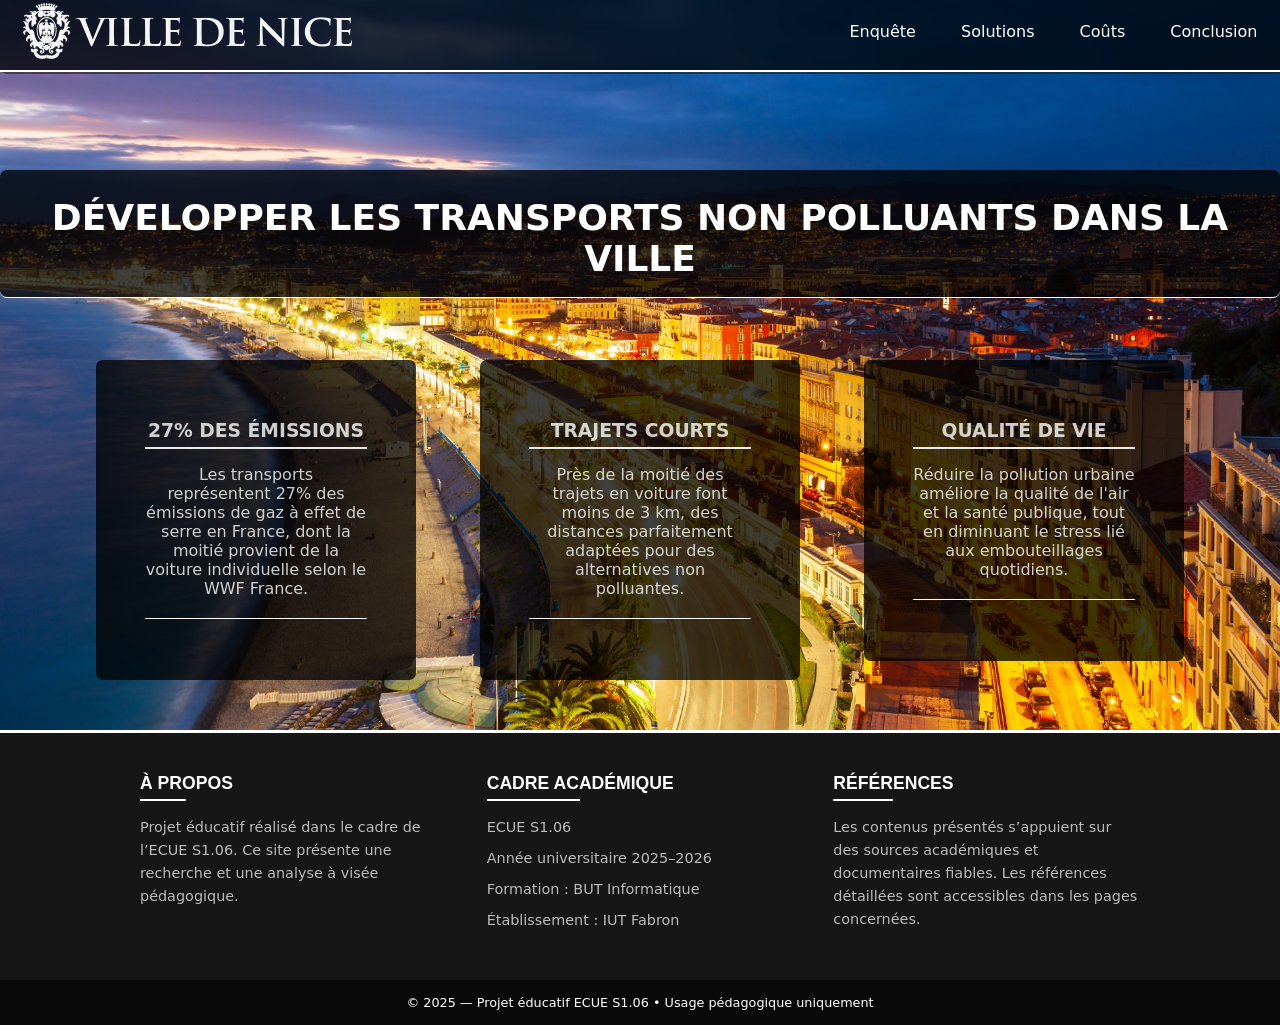
<file: index.html>
<!DOCTYPE html>
<html lang="fr">

<head>
  <meta charset="UTF-8" />
  <meta name="viewport" content="width=device-width, initial-scale=1.0" />
  <link rel="icon" href="img/logo.webp" type="image/x-icon" />

  <link rel="preconnect" href="https://fonts.googleapis.com" />
  <link rel="preconnect" href="https://fonts.gstatic.com" crossorigin />
  <link
    href="https://fonts.googleapis.com/css2?family=Open+Sans:ital,wght@0,300..800;1,300..800&family=Rubik+80s+Fade&display=swap"
    rel="stylesheet" />
  <link rel="stylesheet" href="/css/nav.css" />
  <link rel="stylesheet" href="/css/style.css" />
  <link rel="stylesheet" href="/css/mobile.css" />
  <link rel="stylesheet" href="/css/print.css" media="print" />
  <title>Renouvellement transport</title>
</head>

<body>
  <header>
    <nav>
      <ul>
        <li>
          <a href="/index.html"><img width="329" height="56" src="img/ImageToStl.com_ville-de-nice-logo.png"
              alt="Logo Nice" /></a>
        </li>
        <li class="animation">
          <a href="/Enquête/index.html">Enquête <span></span></a>
        </li>
        <li class="animation">
          <a href="/Solutions/index.html">Solutions <span></span></a>
        </li>
        <li class="animation">
          <a href="/Coûts/index.html">Coûts <span></span></a>
        </li>
        <li class="animation">
          <a href="/Conclusion/index.html">Conclusion <span></span></a>
        </li>
      </ul>
    </nav>
  </header>
  <main>
    <div class="title">
      <h2>
        <span>Développer les transports non polluants dans la ville</span>
      </h2>
    </div>
    <div class="cards">
      <section class="acceuil">
        <h3>27% des émissions</h3>
        <blockquote>
          Les transports représentent 27% des émissions de gaz à effet de
          serre en France, dont la moitié provient de la voiture individuelle
          selon le WWF France.
        </blockquote>
      </section>
      <section class="acceuil">
        <h3>Trajets courts</h3>
        <blockquote>
          Près de la moitié des trajets en voiture
          font moins de 3 km, des distances parfaitement adaptées pour des
          alternatives non polluantes.
        </blockquote>
      </section>
      <section class="acceuil">
        <h3>Qualité de vie</h3>
        <blockquote>
          Réduire la pollution urbaine améliore la qualité de l'air et la
          santé publique, tout en diminuant le stress lié aux embouteillages
          quotidiens.
        </blockquote>
      </section>
    </div>
  </main>
  <footer>
    <div class="footer-content">
      <div class="footer-section">
        <h3>À propos</h3>
        <p>
          Projet éducatif réalisé dans le cadre de l’ECUE S1.06. Ce site
          présente une recherche et une analyse à visée pédagogique.
        </p>
      </div>

      <div class="footer-section">
        <h3>Cadre académique</h3>
        <ul>
          <li>ECUE S1.06</li>
          <li>Année universitaire 2025–2026</li>
          <li>Formation : BUT Informatique</li>
          <li>Établissement : IUT Fabron</li>
        </ul>
      </div>

      <div class="footer-section">
        <h3>Références</h3>
        <p>
          Les contenus présentés s’appuient sur des sources académiques et
          documentaires fiables. Les références détaillées sont accessibles
          dans les pages concernées.
        </p>
      </div>
    </div>

    <div class="footer-bottom">
      <p>
        © 2025 — Projet éducatif ECUE S1.06 • Usage pédagogique uniquement
      </p>
    </div>
  </footer>
</body>

</html>
</file>
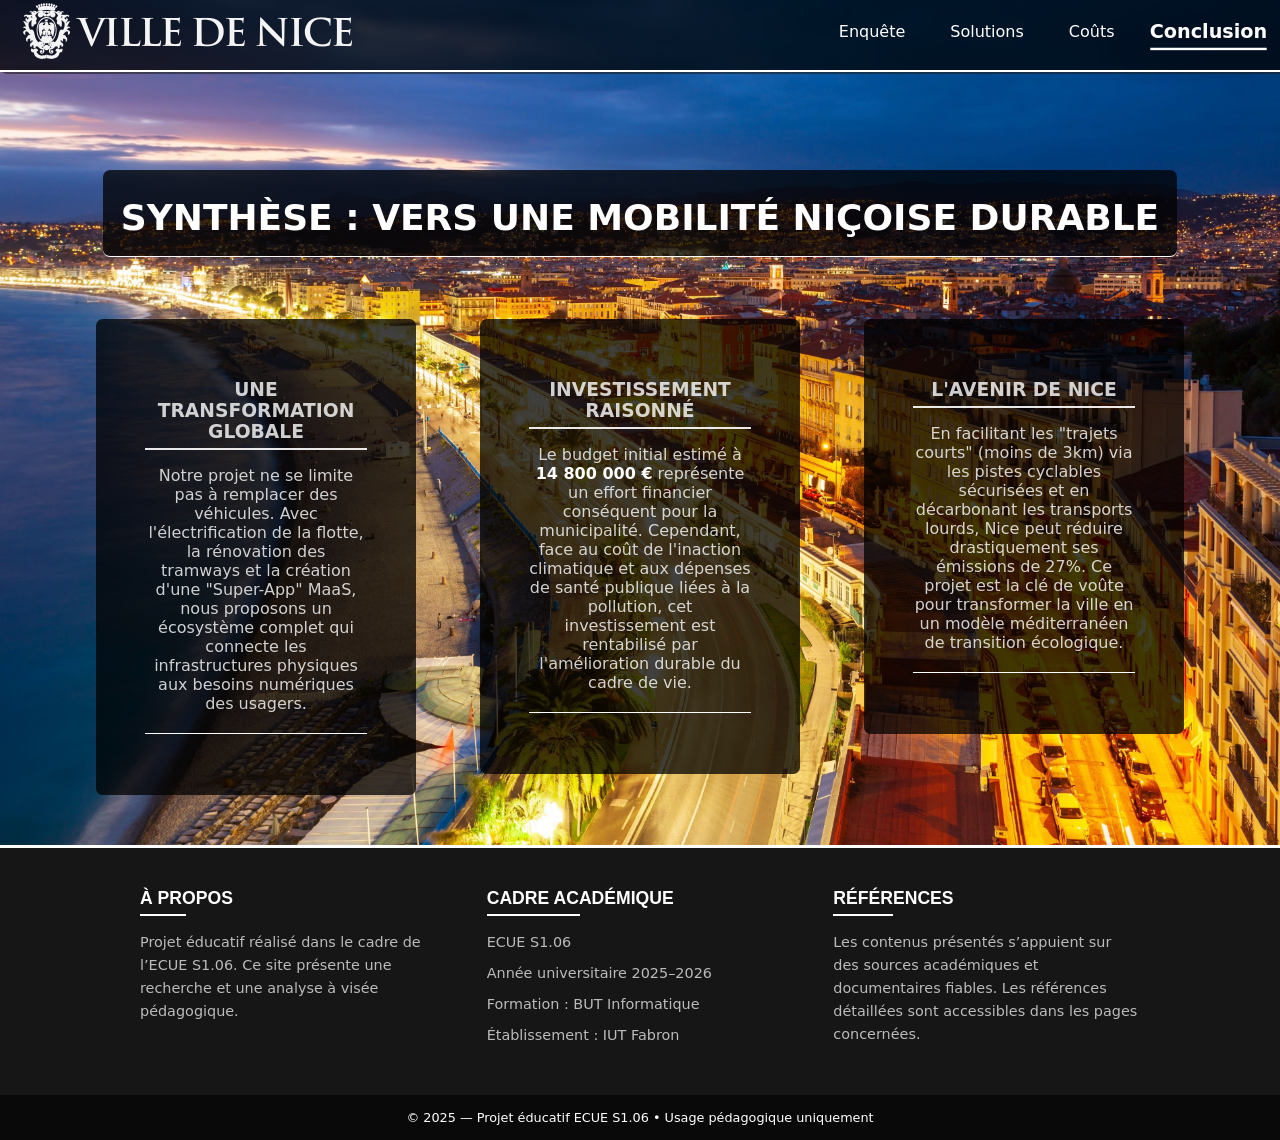
<file: Conclusion/index.html>
<!DOCTYPE html>
<html lang="fr">

<head>
  <meta charset="UTF-8" />
  <meta name="viewport" content="width=device-width, initial-scale=1.0" />
  <link rel="icon" href="../img/logo.webp" type="image/x-icon" />

  <link rel="preconnect" href="https://fonts.googleapis.com" />
  <link rel="preconnect" href="https://fonts.gstatic.com" crossorigin />
  <link
    href="https://fonts.googleapis.com/css2?family=Open+Sans:ital,wght@0,300..800;1,300..800&family=Rubik+80s+Fade&display=swap"
    rel="stylesheet" />
  <link rel="stylesheet" href="../css/nav.css" />
  <link rel="stylesheet" href="../css/style.css" />
  <link rel="stylesheet" href="../css/print.css" />
  <link rel="stylesheet" href="../css/mobile.css" />
  <title>Conclusion - Renouvellement transport</title>
</head>

<body>
  <header>
    <nav>
      <ul>
        <li>
          <a href="/index.html"><img width="329" height="56" src="../img/ImageToStl.com_ville-de-nice-logo.png"
              alt="Logo Nice" /></a>
        </li>
        <li class="animation">
          <a href="/Enquête/index.html">Enquête <span></span></a>
        </li>
        <li class="animation">
          <a href="/Solutions/index.html">Solutions <span></span></a>
        </li>
        <li class="animation">
          <a href="/Coûts/index.html">Coûts <span></span></a>
        </li>
        <li class="animation">
          <a href="/Conclusion/index.html" class="active">Conclusion <span></span></a>
        </li>
      </ul>
    </nav>
  </header>
  <main>
    <div class="title">
      <h2>
        <span>Synthèse : Vers une mobilité niçoise durable</span>
      </h2>
    </div>

    <div class="cards">
      <section class="acceuil">
        <h3>Une transformation globale</h3>
        <blockquote>
          Notre projet ne se limite pas à remplacer des véhicules. Avec
          l'électrification de la flotte, la rénovation des tramways et la
          création d'une "Super-App" MaaS, nous proposons un écosystème
          complet qui connecte les infrastructures physiques aux besoins
          numériques des usagers.
        </blockquote>
      </section>

      <section class="acceuil">
        <h3>Investissement Raisonné</h3>
        <blockquote>
          Le budget initial estimé à <strong>14 800 000 €</strong> représente
          un effort financier conséquent pour la municipalité. Cependant, face
          au coût de l'inaction climatique et aux dépenses de santé publique
          liées à la pollution, cet investissement est rentabilisé par
          l'amélioration durable du cadre de vie.
        </blockquote>
      </section>

      <section class="acceuil">
        <h3>L'avenir de Nice</h3>
        <blockquote>
          En facilitant les "trajets courts" (moins de 3km) via les pistes
          cyclables sécurisées et en décarbonant les transports lourds, Nice
          peut réduire drastiquement ses émissions de 27%. Ce projet est la
          clé de voûte pour transformer la ville en un modèle méditerranéen de
          transition écologique.
        </blockquote>
      </section>
    </div>
  </main>
  <footer>
    <div class="footer-content">
      <div class="footer-section">
        <h3>À propos</h3>
        <p>
          Projet éducatif réalisé dans le cadre de l’ECUE S1.06. Ce site
          présente une recherche et une analyse à visée pédagogique.
        </p>
      </div>

      <div class="footer-section">
        <h3>Cadre académique</h3>
        <ul>
          <li>ECUE S1.06</li>
          <li>Année universitaire 2025–2026</li>
          <li>Formation : BUT Informatique</li>
          <li>Établissement : IUT Fabron</li>
        </ul>
      </div>

      <div class="footer-section">
        <h3>Références</h3>
        <p>
          Les contenus présentés s’appuient sur des sources académiques et
          documentaires fiables. Les références détaillées sont accessibles
          dans les pages concernées.
        </p>
      </div>
    </div>

    <div class="footer-bottom">
      <p>
        © 2025 — Projet éducatif ECUE S1.06 • Usage pédagogique uniquement
      </p>
    </div>
  </footer>
</body>

</html>
</file>
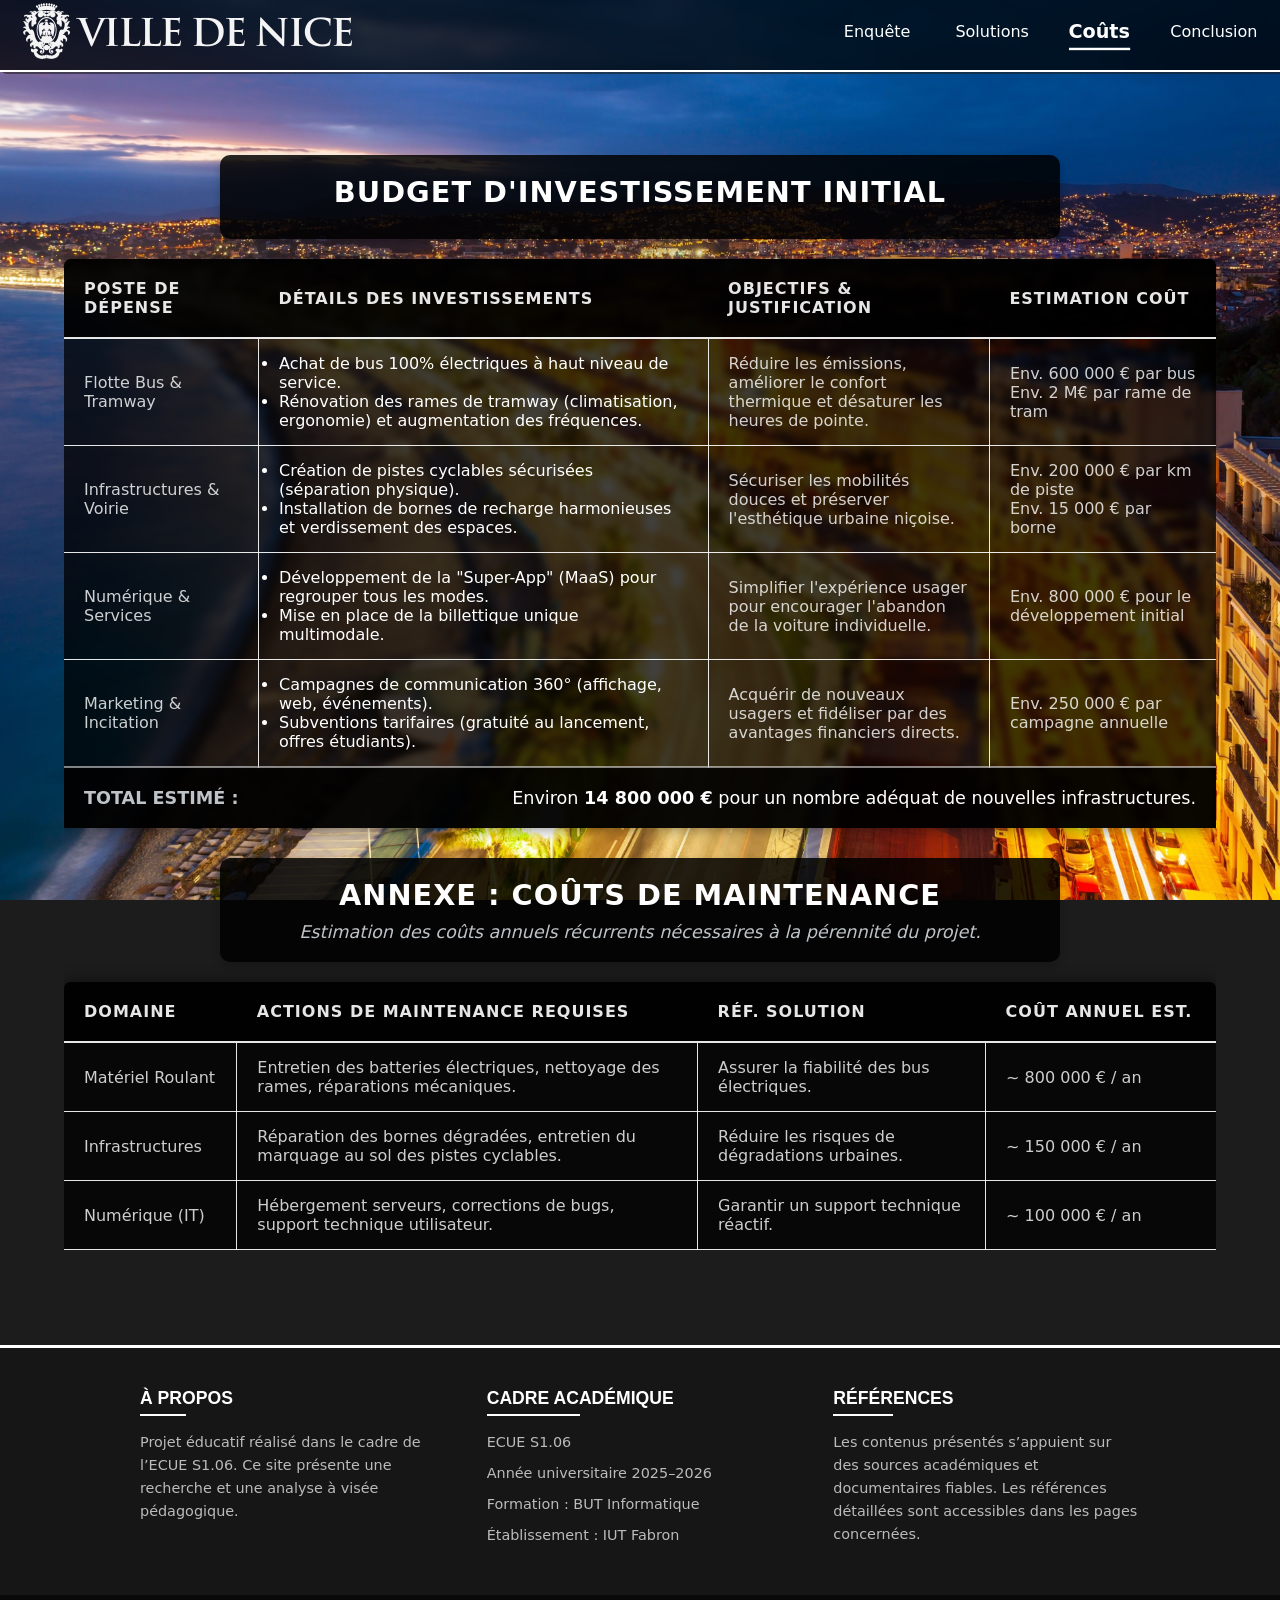
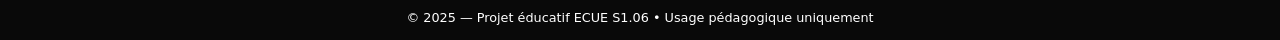
<file: Coûts/index.html>
<!DOCTYPE html>
<html lang="fr">

<head>
  <meta charset="UTF-8" />
  <meta name="viewport" content="width=device-width, initial-scale=1.0" />
  <link rel="icon" href="img/logo.webp" type="image/x-icon" />

  <link rel="preconnect" href="https://fonts.googleapis.com" />
  <link rel="preconnect" href="https://fonts.gstatic.com" crossorigin />
  <link
    href="https://fonts.googleapis.com/css2?family=Open+Sans:ital,wght@0,300..800;1,300..800&family=Rubik+80s+Fade&display=swap"
    rel="stylesheet" />
  <link rel="stylesheet" href="/css/nav.css" />
  <link rel="stylesheet" href="/css/style.css" />
  <link rel="stylesheet" href="/css/cout.css" />
  <link rel="stylesheet" href="/css/print.css" />
  <link rel="stylesheet" href="../css/mobile.css" />
  <link rel="stylesheet" href="../css/print.css" media="print" />
  <title>Renouvellement transport</title>
</head>

<body>
  <header>
    <nav>
      <ul>
        <li>
          <a href="/index.html"><img width="329" height="56" src="../img/ImageToStl.com_ville-de-nice-logo.png"
              alt="Logo Nice" /></a>
        </li>
        <li class="animation">
          <a href="/Enquête/index.html">Enquête <span></span></a>
        </li>
        <li class="animation">
          <a href="/Solutions/index.html">Solutions <span></span></a>
        </li>
        <li class="animation">
          <a href="/Coûts/index.html" class="active">Coûts <span></span></a>
        </li>
        <li class="animation">
          <a href="/Conclusion/index.html">Conclusion <span></span></a>
        </li>
      </ul>
    </nav>
  </header>
  <main>
    <div class="table-container">
      <div class="titre-encadre">
        <h2>Budget d'Investissement Initial</h2>
      </div>

      <table class="custom-table">
        <thead>
          <tr>
            <th>Poste de Dépense</th>
            <th>Détails des Investissements</th>
            <th>Objectifs & Justification</th>
            <th>Estimation Coût</th>
          </tr>
        </thead>
        <tbody>
          <tr>
            <td>Flotte Bus & Tramway</td>
            <td>
              <ul>
                <li>
                  Achat de bus 100% électriques à haut niveau de service.
                </li>
                <li>
                  Rénovation des rames de tramway (climatisation, ergonomie)
                  et augmentation des fréquences.
                </li>
              </ul>
            </td>
            <td>
              Réduire les émissions, améliorer le confort thermique et
              désaturer les heures de pointe.
            </td>
            <td>
              Env. 600 000 € par bus<br />
              Env. 2 M€ par rame de tram
            </td>
          </tr>
          <tr>
            <td>Infrastructures & Voirie</td>
            <td>
              <ul>
                <li>
                  Création de pistes cyclables sécurisées (séparation
                  physique).
                </li>
                <li>
                  Installation de bornes de recharge harmonieuses et
                  verdissement des espaces.
                </li>
              </ul>
            </td>
            <td>
              Sécuriser les mobilités douces et préserver l'esthétique urbaine
              niçoise.
            </td>
            <td>
              Env. 200 000 € par km de piste<br />
              Env. 15 000 € par borne
            </td>
          </tr>
          <tr>
            <td>Numérique & Services</td>
            <td>
              <ul>
                <li>
                  Développement de la "Super-App" (MaaS) pour regrouper tous
                  les modes.
                </li>
                <li>Mise en place de la billettique unique multimodale.</li>
              </ul>
            </td>
            <td>
              Simplifier l'expérience usager pour encourager l'abandon de la
              voiture individuelle.
            </td>
            <td>Env. 800 000 € pour le développement initial</td>
          </tr>
          <tr>
            <td>Marketing & Incitation</td>
            <td>
              <ul>
                <li>
                  Campagnes de communication 360° (affichage, web,
                  événements).
                </li>
                <li>
                  Subventions tarifaires (gratuité au lancement, offres
                  étudiants).
                </li>
              </ul>
            </td>
            <td>
              Acquérir de nouveaux usagers et fidéliser par des avantages
              financiers directs.
            </td>
            <td>Env. 250 000 € par campagne annuelle</td>
          </tr>
        </tbody>
        <tfoot>
          <tr>
            <td>TOTAL ESTIMÉ :</td>
            <td colspan="3">
              Environ <b>14 800 000 €</b> pour un nombre adéquat de nouvelles
              infrastructures.
            </td>
          </tr>
        </tfoot>
      </table>

      <div class="titre-encadre">
        <h2>Annexe : Coûts de Maintenance</h2>
        <p>
          Estimation des coûts annuels récurrents nécessaires à la pérennité
          du projet.
        </p>
      </div>

      <table class="custom-table">
        <thead>
          <tr>
            <th>Domaine</th>
            <th>Actions de Maintenance Requises</th>
            <th>Réf. Solution</th>
            <th>Coût Annuel Est.</th>
          </tr>
        </thead>
        <tbody>
          <tr>
            <td>Matériel Roulant</td>
            <td>
              Entretien des batteries électriques, nettoyage des rames,
              réparations mécaniques.
            </td>
            <td>Assurer la fiabilité des bus électriques.</td>
            <td>~ 800 000 € / an</td>
          </tr>
          <tr>
            <td>Infrastructures</td>
            <td>
              Réparation des bornes dégradées, entretien du marquage au sol
              des pistes cyclables.
            </td>
            <td>Réduire les risques de dégradations urbaines.</td>
            <td>~ 150 000 € / an</td>
          </tr>
          <tr>
            <td>Numérique (IT)</td>
            <td>
              Hébergement serveurs, corrections de bugs, support technique
              utilisateur.
            </td>
            <td>Garantir un support technique réactif.</td>
            <td>~ 100 000 € / an</td>
          </tr>
        </tbody>
      </table>
    </div>
  </main>
  <footer>
    <div class="footer-content">
      <div class="footer-section">
        <h3>À propos</h3>
        <p>
          Projet éducatif réalisé dans le cadre de l’ECUE S1.06. Ce site
          présente une recherche et une analyse à visée pédagogique.
        </p>
      </div>

      <div class="footer-section">
        <h3>Cadre académique</h3>
        <ul>
          <li>ECUE S1.06</li>
          <li>Année universitaire 2025–2026</li>
          <li>Formation : BUT Informatique</li>
          <li>Établissement : IUT Fabron</li>
        </ul>
      </div>

      <div class="footer-section">
        <h3>Références</h3>
        <p>
          Les contenus présentés s’appuient sur des sources académiques et
          documentaires fiables. Les références détaillées sont accessibles
          dans les pages concernées.
        </p>
      </div>
    </div>

    <div class="footer-bottom">
      <p>
        © 2025 — Projet éducatif ECUE S1.06 • Usage pédagogique uniquement
      </p>
    </div>
  </footer>
</body>

</html>
</file>
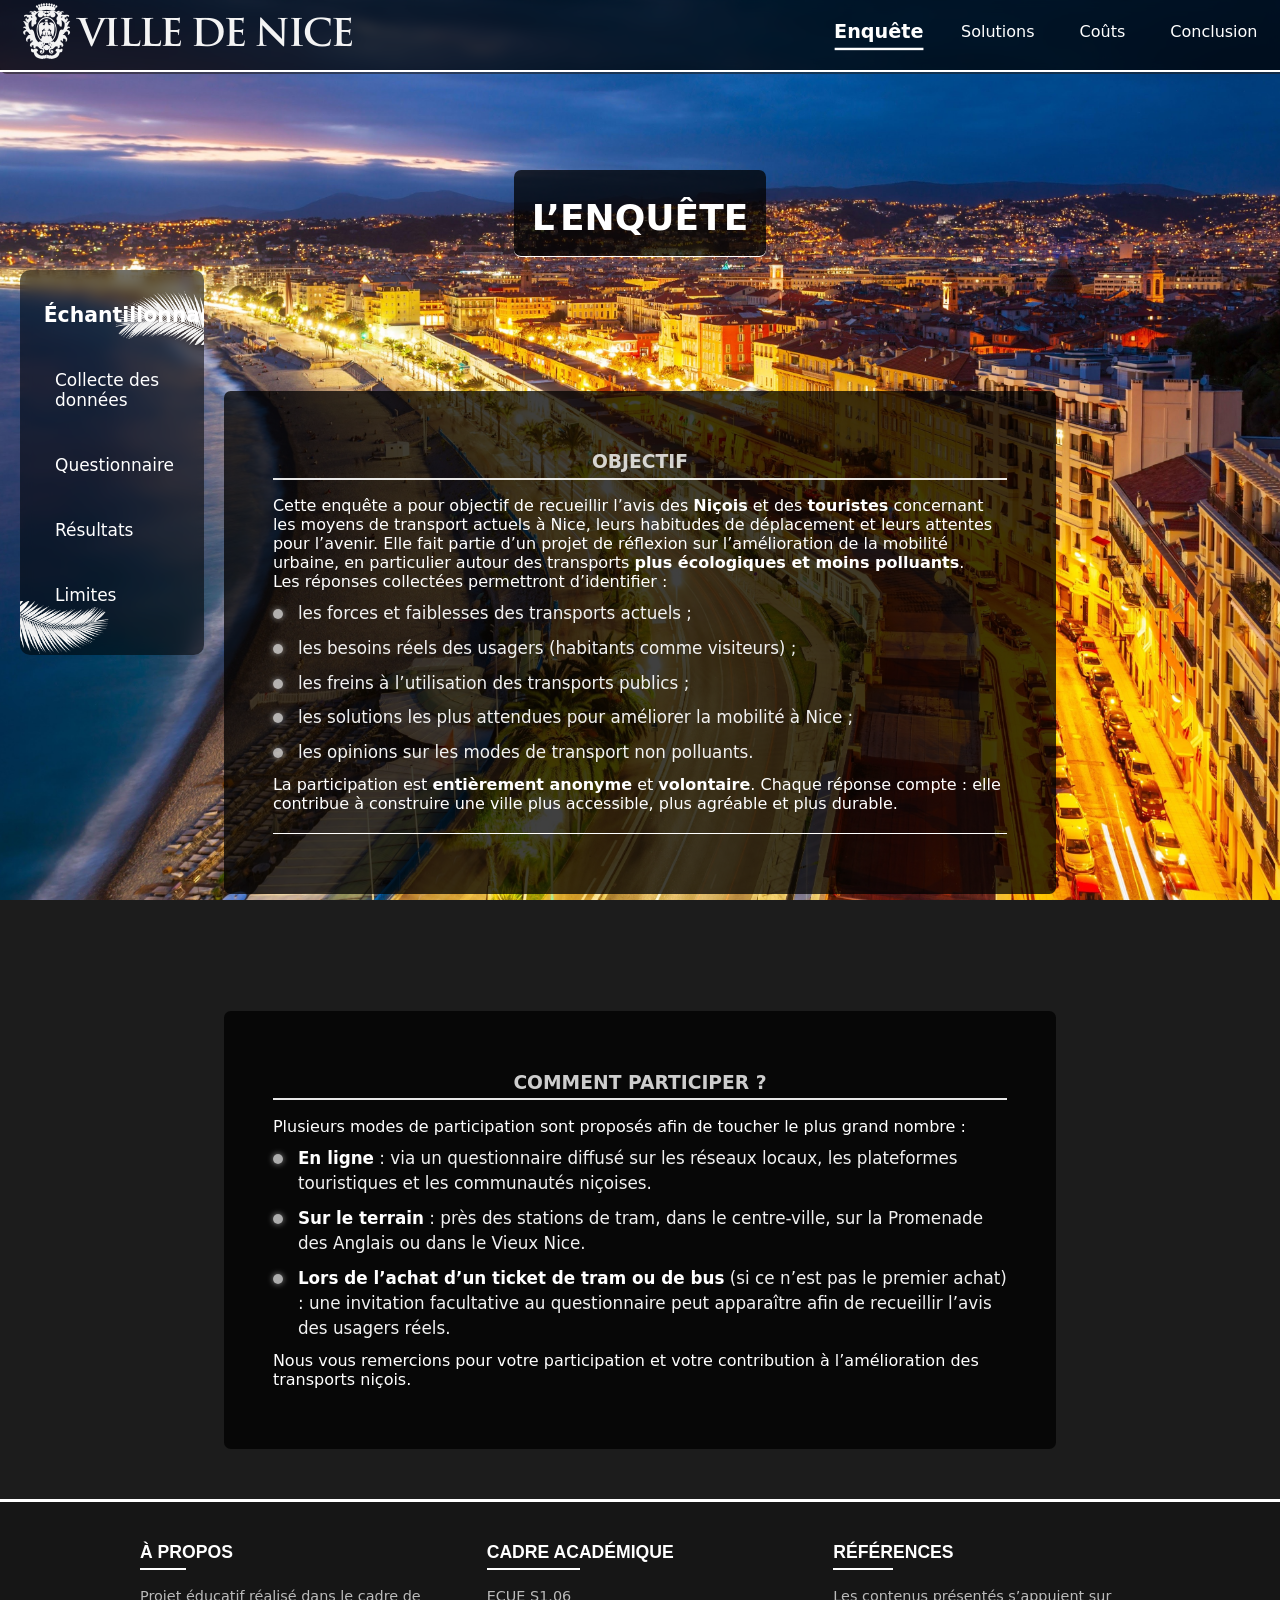
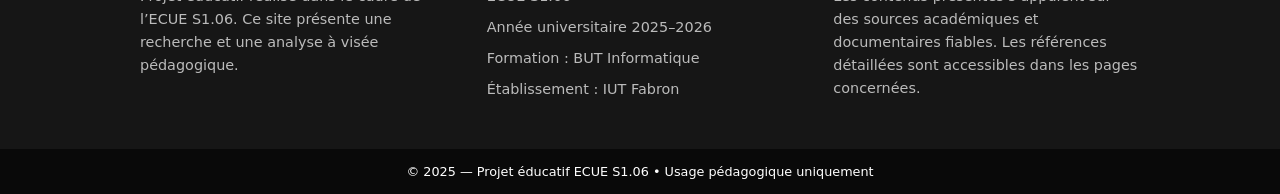
<file: Enquête/index.html>
<!DOCTYPE html>
<html lang="fr">

<head>
  <meta charset="UTF-8" />
  <meta name="viewport" content="width=device-width, initial-scale=1.0" />
  <link rel="icon" href="img/logo.webp" type="image/x-icon" />

  <link rel="preconnect" href="https://fonts.googleapis.com" />
  <link rel="preconnect" href="https://fonts.gstatic.com" crossorigin />
  <link
    href="https://fonts.googleapis.com/css2?family=Open+Sans:ital,wght@0,300..800;1,300..800&family=Rubik+80s+Fade&display=swap"
    rel="stylesheet" />
  <link rel="stylesheet" href="/css/nav.css" />
  <link rel="stylesheet" href="/css/style.css" />
  <link rel="stylesheet" href="../css/mobile.css" />
  <link rel="stylesheet" href="../css/print.css" media="print" />
  <title>Renouvellement transport</title>
</head>

<body>
  <header>
    <nav>
      <ul>
        <li>
          <a href="/index.html"><img width="329" height="56" src="../img/ImageToStl.com_ville-de-nice-logo.png"
              alt="Logo Nice" /></a>
        </li>
        <li class="animation">
          <a href="/Enquête/index.html" class="active">Enquête <span></span></a>
        </li>
        <li class="animation">
          <a href="/Solutions/index.html">Solutions <span></span></a>
        </li>
        <li class="animation">
          <a href="/Coûts/index.html">Coûts <span></span></a>
        </li>
        <li class="animation">
          <a href="/Conclusion/index.html">Conclusion <span></span></a>
        </li>
      </ul>
    </nav>
  </header>
  <main>
    <div class="side-nav">
      <img src="../img/palm_tree_leafR.png" alt="palm_tree" width="100" class="palm_right" />
      <ul>
        <li>
          <a href="/Enquête/methode-echantillonnage.html" class="active">Échantillonnage</a>
        </li>
        <li>
          <a href="/Enquête/collecte-de-données.html">Collecte des données</a>
        </li>
        <li><a href="questionnaire.html">Questionnaire</a></li>
        <li><a href="Resultats.html">Résultats</a></li>
        <li><a href="Limites.html">Limites</a></li>
      </ul>
      <img src="../img/palm_tree_leafL.png" alt="palm_tree" width="100" class="palm_left" />
    </div>
    <div class="title">
      <h2>
        <span>L’ENQUÊTE</span>
      </h2>
    </div>

    <div class="cards">
      <section class="blog">
        <h3>OBJECTIF</h3>
        <blockquote>
          <p>
            Cette enquête a pour objectif de recueillir l’avis des
            <strong>Niçois</strong> et des
            <strong>touristes</strong> concernant les moyens de transport
            actuels à Nice, leurs habitudes de déplacement et leurs attentes
            pour l’avenir. Elle fait partie d’un projet de réflexion sur
            l’amélioration de la mobilité urbaine, en particulier autour des
            transports <strong>plus écologiques et moins polluants</strong>.
          </p>

          <p>Les réponses collectées permettront d’identifier :</p>
          <ul class="liste">
            <li>les forces et faiblesses des transports actuels ;</li>
            <li>
              les besoins réels des usagers (habitants comme visiteurs) ;
            </li>
            <li>les freins à l’utilisation des transports publics ;</li>
            <li>
              les solutions les plus attendues pour améliorer la mobilité à
              Nice ;
            </li>
            <li>les opinions sur les modes de transport non polluants.</li>
          </ul>

          <p>
            La participation est <strong>entièrement anonyme</strong> et
            <strong>volontaire</strong>. Chaque réponse compte : elle
            contribue à construire une ville plus accessible, plus agréable et
            plus durable.
          </p>
        </blockquote>
      </section>
    </div>
    <div class="cards">
      <section class="blog">
        <h3>Comment participer ?</h3>
        <p>
          Plusieurs modes de participation sont proposés afin de toucher le
          plus grand nombre :
        </p>
        <ul class="liste">
          <li>
            <strong>En ligne</strong> : via un questionnaire diffusé sur les
            réseaux locaux, les plateformes touristiques et les communautés
            niçoises.
          </li>
          <li>
            <strong>Sur le terrain</strong> : près des stations de tram, dans
            le centre-ville, sur la Promenade des Anglais ou dans le Vieux
            Nice.
          </li>
          <li>
            <strong>Lors de l’achat d’un ticket de tram ou de bus</strong>
            (si ce n’est pas le premier achat) : une invitation facultative au
            questionnaire peut apparaître afin de recueillir l’avis des
            usagers réels.
          </li>
        </ul>

        <p>
          Nous vous remercions pour votre participation et votre contribution
          à l’amélioration des transports niçois.
        </p>
      </section>
    </div>
  </main>
  <footer>
    <div class="footer-content">
      <div class="footer-section">
        <h3>À propos</h3>
        <p>
          Projet éducatif réalisé dans le cadre de l’ECUE S1.06. Ce site
          présente une recherche et une analyse à visée pédagogique.
        </p>
      </div>

      <div class="footer-section">
        <h3>Cadre académique</h3>
        <ul>
          <li>ECUE S1.06</li>
          <li>Année universitaire 2025–2026</li>
          <li>Formation : BUT Informatique</li>
          <li>Établissement : IUT Fabron</li>
        </ul>
      </div>

      <div class="footer-section">
        <h3>Références</h3>
        <p>
          Les contenus présentés s’appuient sur des sources académiques et
          documentaires fiables. Les références détaillées sont accessibles
          dans les pages concernées.
        </p>
      </div>
    </div>

    <div class="footer-bottom">
      <p>
        © 2025 — Projet éducatif ECUE S1.06 • Usage pédagogique uniquement
      </p>
    </div>
  </footer>
</body>

</html>
</file>
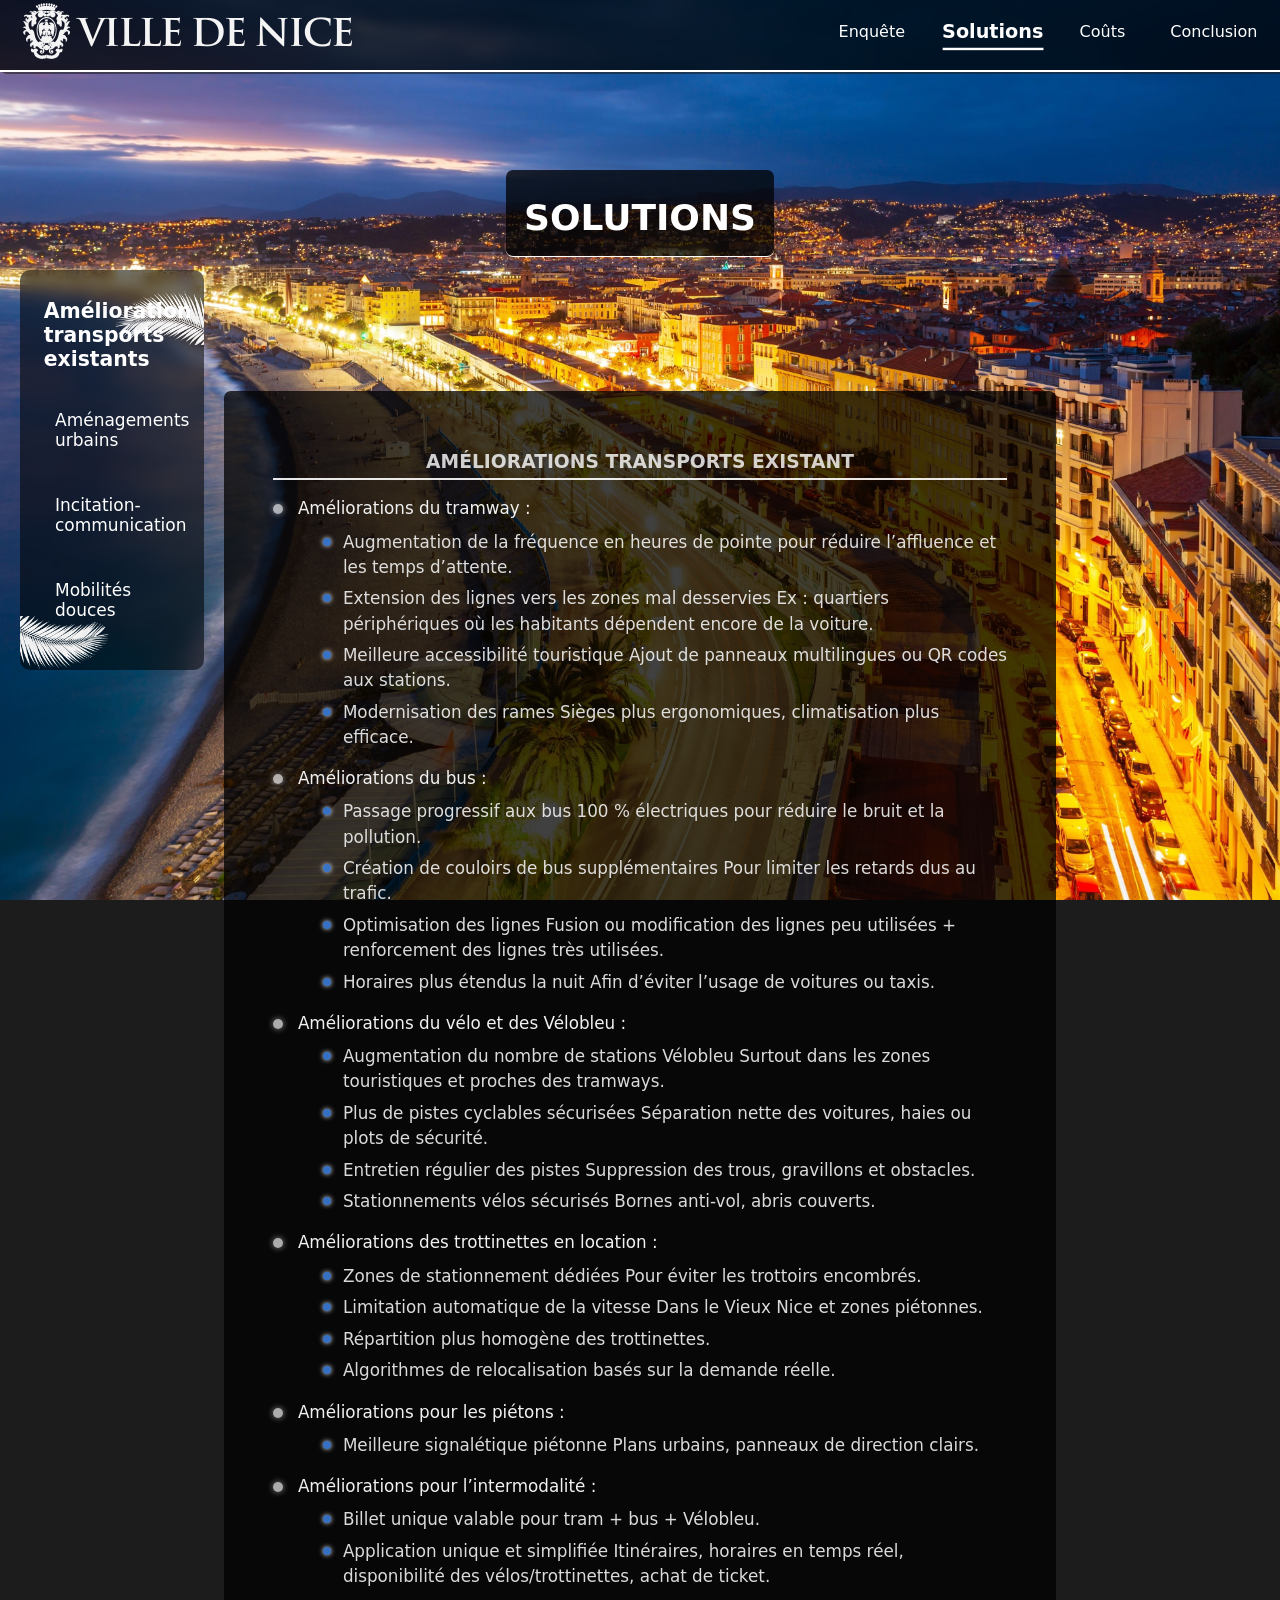
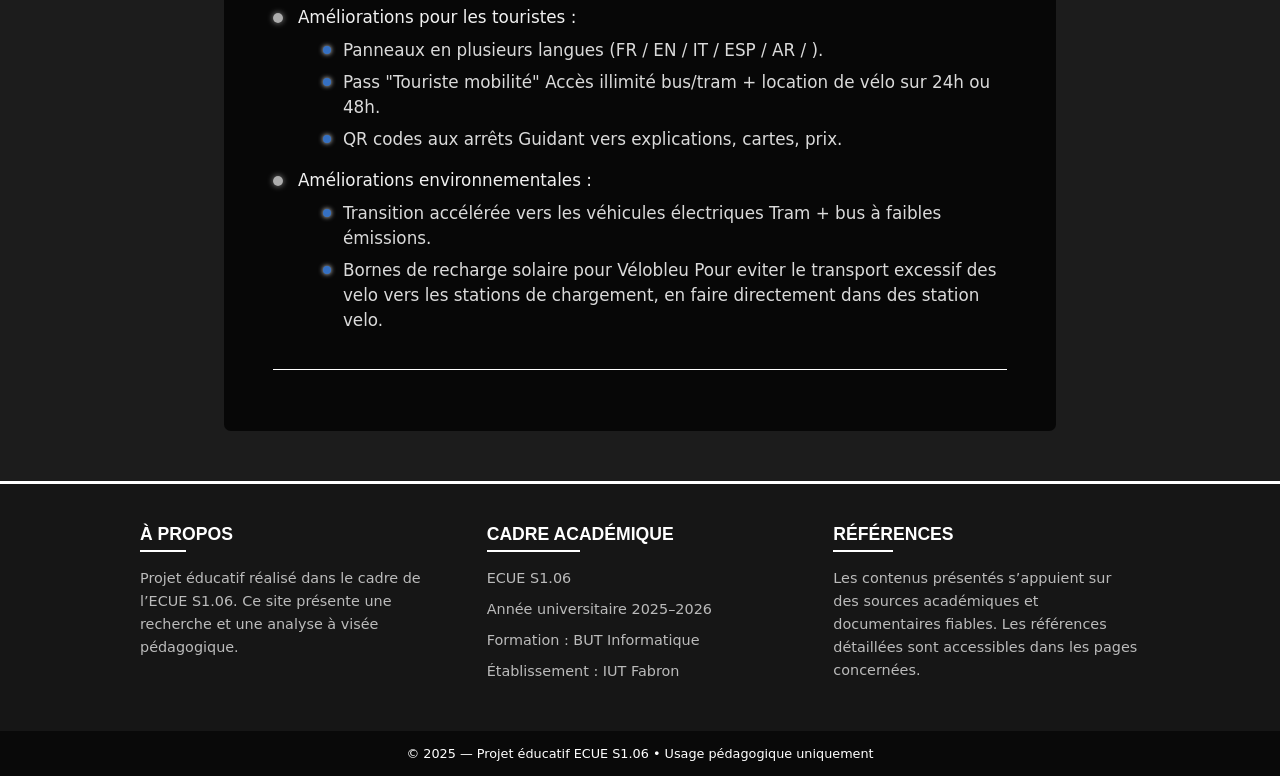
<file: Solutions/index.html>
<!DOCTYPE html>
<html lang="fr">

<head>
  <meta charset="UTF-8" />
  <meta name="viewport" content="width=device-width, initial-scale=1.0" />
  <link rel="icon" href="img/logo.webp" type="image/x-icon" />

  <link rel="preconnect" href="https://fonts.googleapis.com" />
  <link rel="preconnect" href="https://fonts.gstatic.com" crossorigin />
  <link
    href="https://fonts.googleapis.com/css2?family=Open+Sans:ital,wght@0,300..800;1,300..800&family=Rubik+80s+Fade&display=swap"
    rel="stylesheet" />
  <link rel="stylesheet" href="/css/nav.css" />
  <link rel="stylesheet" href="/css/style.css" />
  <link rel="stylesheet" href="../css/mobile.css" />
  <link rel="stylesheet" href="../css/print.css" media="print" />
  <title>Renouvellement transport</title>
</head>

<body>
  <header>
    <nav>
      <ul>
        <li>
          <a href="/index.html"><img width="329" height="56" src="../img/ImageToStl.com_ville-de-nice-logo.png"
              alt="Logo Nice" /></a>
        </li>
        <li class="animation">
          <a href="/Enquête/index.html">Enquête <span></span></a>
        </li>
        <li class="animation">
          <a href="/Solutions/index.html" class="active">Solutions <span></span></a>
        </li>
        <li class="animation">
          <a href="/Coûts/index.html">Coûts <span></span></a>
        </li>
        <li class="animation">
          <a href="/Conclusion/index.html">Conclusion <span></span></a>
        </li>
      </ul>
    </nav>
  </header>
  <main>
    <div class="side-nav">
      <img src="../img/palm_tree_leafR.png" alt="palm_tree" width="100" class="palm_right" />
      <ul>
        <li>
          <a href="/Solutions/index.html" class="active">Amélioration transports existants</a>
        </li>
        <li>
          <a href="/Solutions/Aménagements-urbains.html">Aménagements urbains</a>
        </li>
        <li>
          <a href="/Solutions/Incitation-communication.html">Incitation-communication</a>
        </li>
        <li>
          <a href="/Solutions/Mobilités-douces.html">Mobilités douces</a>
        </li>
      </ul>
      <img src="../img/palm_tree_leafL.png" alt="palm_tree" width="100" class="palm_left" />
    </div>
    <div class="title">
      <h2>
        <span>Solutions</span>
      </h2>
    </div>

    <div class="cards">
      <section class="blog">
        <h3>Améliorations transports existant</h3>

        <blockquote>
          <ul class="liste">
            <li>
              Améliorations du tramway :
              <ul>
                <li>
                  Augmentation de la fréquence en heures de pointe pour
                  réduire l’affluence et les temps d’attente.
                </li>
                <li>
                  Extension des lignes vers les zones mal desservies Ex :
                  quartiers périphériques où les habitants dépendent encore de
                  la voiture.
                </li>
                <li>
                  Meilleure accessibilité touristique Ajout de panneaux
                  multilingues ou QR codes aux stations.
                </li>
                <li>
                  Modernisation des rames Sièges plus ergonomiques,
                  climatisation plus efficace.
                </li>
              </ul>
            </li>
          </ul>
          <ul class="liste">
            <li>
              Améliorations du bus :
              <ul>
                <li>
                  Passage progressif aux bus 100 % électriques pour réduire le
                  bruit et la pollution.
                </li>
                <li>
                  Création de couloirs de bus supplémentaires Pour limiter les
                  retards dus au trafic.
                </li>
                <li>
                  Optimisation des lignes Fusion ou modification des lignes
                  peu utilisées + renforcement des lignes très utilisées.
                </li>
                <li>
                  Horaires plus étendus la nuit Afin d’éviter l’usage de
                  voitures ou taxis.
                </li>
              </ul>
            </li>
          </ul>
          <ul class="liste">
            <li>
              Améliorations du vélo et des Vélobleu :
              <ul>
                <li>
                  Augmentation du nombre de stations Vélobleu Surtout dans les
                  zones touristiques et proches des tramways.
                </li>
                <li>
                  Plus de pistes cyclables sécurisées Séparation nette des
                  voitures, haies ou plots de sécurité.
                </li>
                <li>
                  Entretien régulier des pistes Suppression des trous,
                  gravillons et obstacles.
                </li>
                <li>
                  Stationnements vélos sécurisés Bornes anti-vol, abris
                  couverts.
                </li>
              </ul>
            </li>
          </ul>
          <ul class="liste">
            <li>
              Améliorations des trottinettes en location :
              <ul>
                <li>
                  Zones de stationnement dédiées Pour éviter les trottoirs
                  encombrés.
                </li>
                <li>
                  Limitation automatique de la vitesse Dans le Vieux Nice et
                  zones piétonnes.
                </li>
                <li>Répartition plus homogène des trottinettes.</li>
                <li>
                  Algorithmes de relocalisation basés sur la demande réelle.
                </li>
              </ul>
            </li>
          </ul>
          <ul class="liste">
            <li>
              Améliorations pour les piétons :
              <ul>
                <li>
                  Meilleure signalétique piétonne Plans urbains, panneaux de
                  direction clairs.
                </li>
              </ul>
            </li>
          </ul>
          <ul class="liste">
            <li>
              Améliorations pour l’intermodalité :
              <ul>
                <li>Billet unique valable pour tram + bus + Vélobleu.</li>
                <li>
                  Application unique et simplifiée Itinéraires, horaires en
                  temps réel, disponibilité des vélos/trottinettes, achat de
                  ticket.
                </li>
              </ul>
            </li>
          </ul>
          <ul class="liste">
            <li>
              Améliorations pour les touristes :
              <ul>
                <li>
                  Panneaux en plusieurs langues (FR / EN / IT / ESP / AR / ).
                </li>
                <li>
                  Pass "Touriste mobilité" Accès illimité bus/tram + location
                  de vélo sur 24h ou 48h.
                </li>
                <li>
                  QR codes aux arrêts Guidant vers explications, cartes, prix.
                </li>
              </ul>
            </li>
          </ul>
          <ul class="liste">
            <li>
              Améliorations environnementales :
              <ul>
                <li>
                  Transition accélérée vers les véhicules électriques Tram +
                  bus à faibles émissions.
                </li>
                <li>
                  Bornes de recharge solaire pour Vélobleu Pour eviter le
                  transport excessif des velo vers les stations de chargement,
                  en faire directement dans des station velo.
                </li>
              </ul>
            </li>
          </ul>
        </blockquote>
      </section>
    </div>
  </main>
  <footer>
    <div class="footer-content">
      <div class="footer-section">
        <h3>À propos</h3>
        <p>
          Projet éducatif réalisé dans le cadre de l’ECUE S1.06. Ce site
          présente une recherche et une analyse à visée pédagogique.
        </p>
      </div>

      <div class="footer-section">
        <h3>Cadre académique</h3>
        <ul>
          <li>ECUE S1.06</li>
          <li>Année universitaire 2025–2026</li>
          <li>Formation : BUT Informatique</li>
          <li>Établissement : IUT Fabron</li>
        </ul>
      </div>

      <div class="footer-section">
        <h3>Références</h3>
        <p>
          Les contenus présentés s’appuient sur des sources académiques et
          documentaires fiables. Les références détaillées sont accessibles
          dans les pages concernées.
        </p>
      </div>
    </div>

    <div class="footer-bottom">
      <p>
        © 2025 — Projet éducatif ECUE S1.06 • Usage pédagogique uniquement
      </p>
    </div>
  </footer>
</body>

</html>
</file>
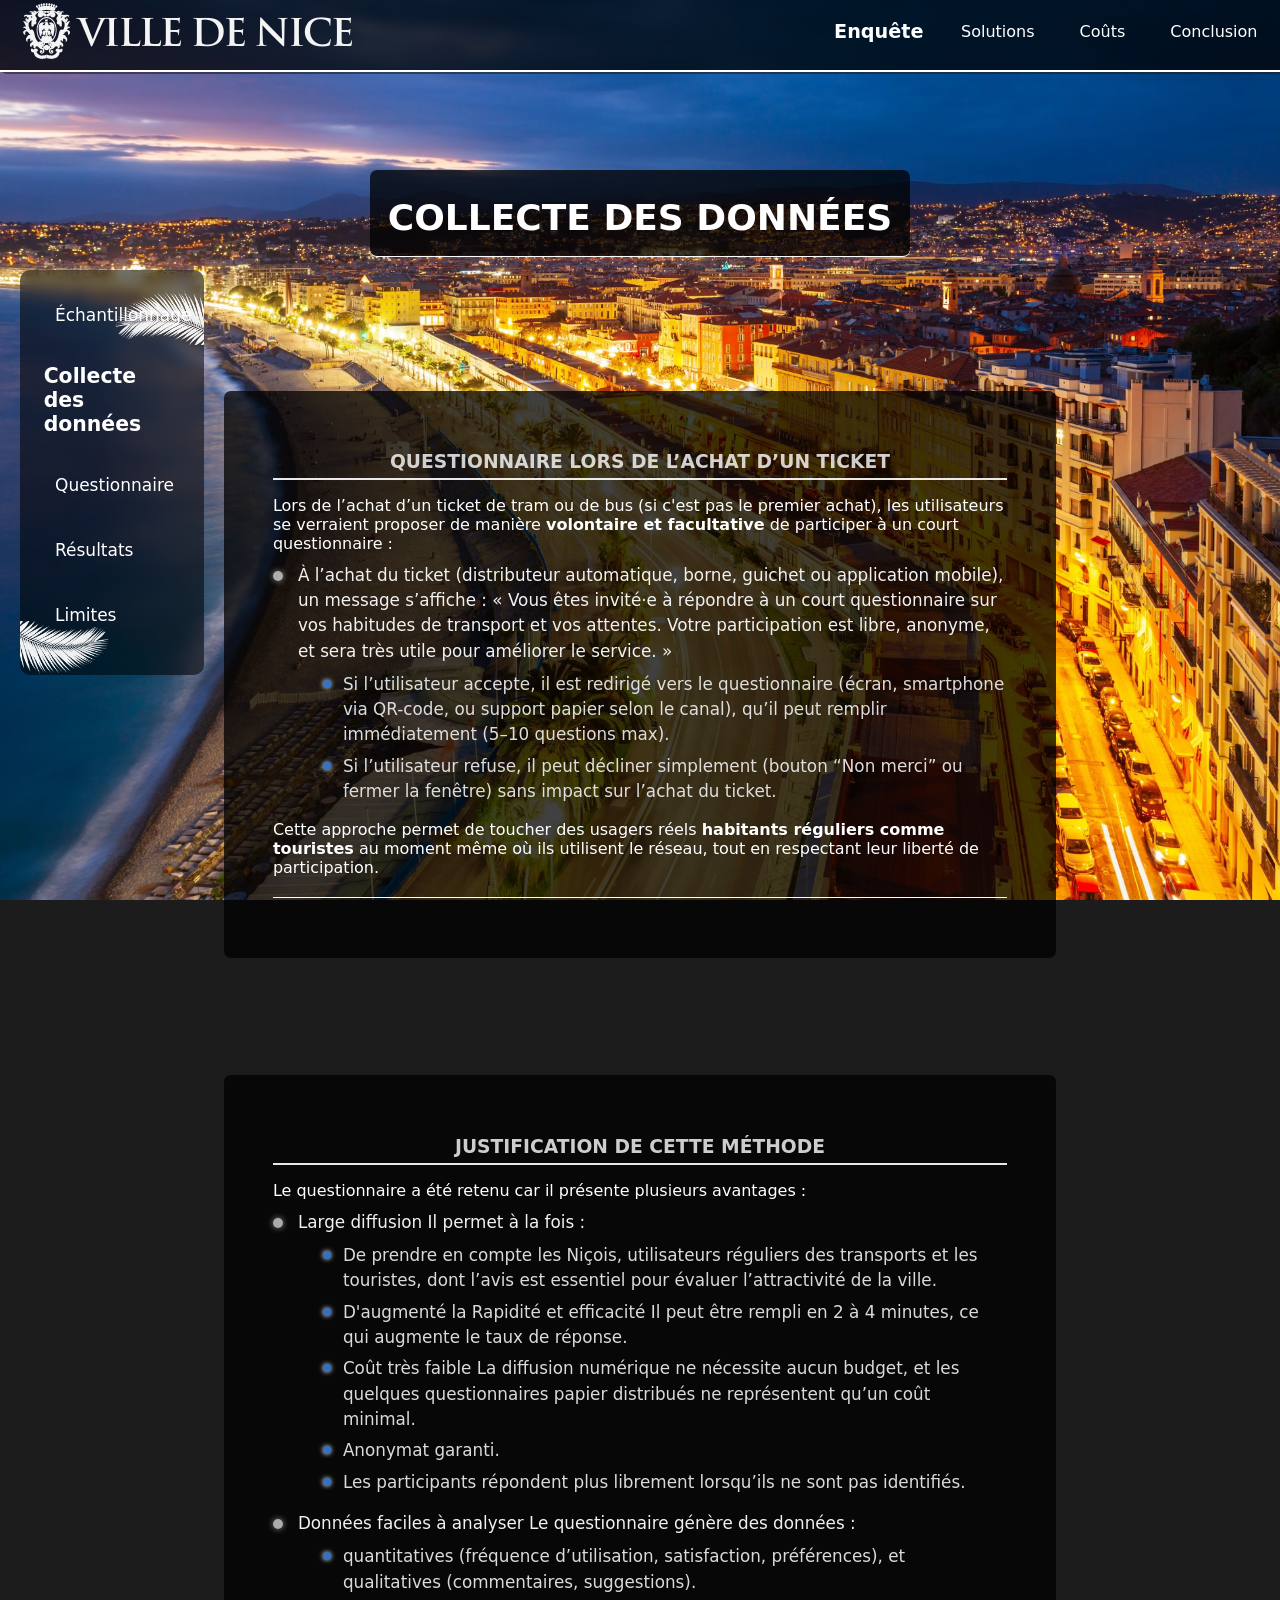
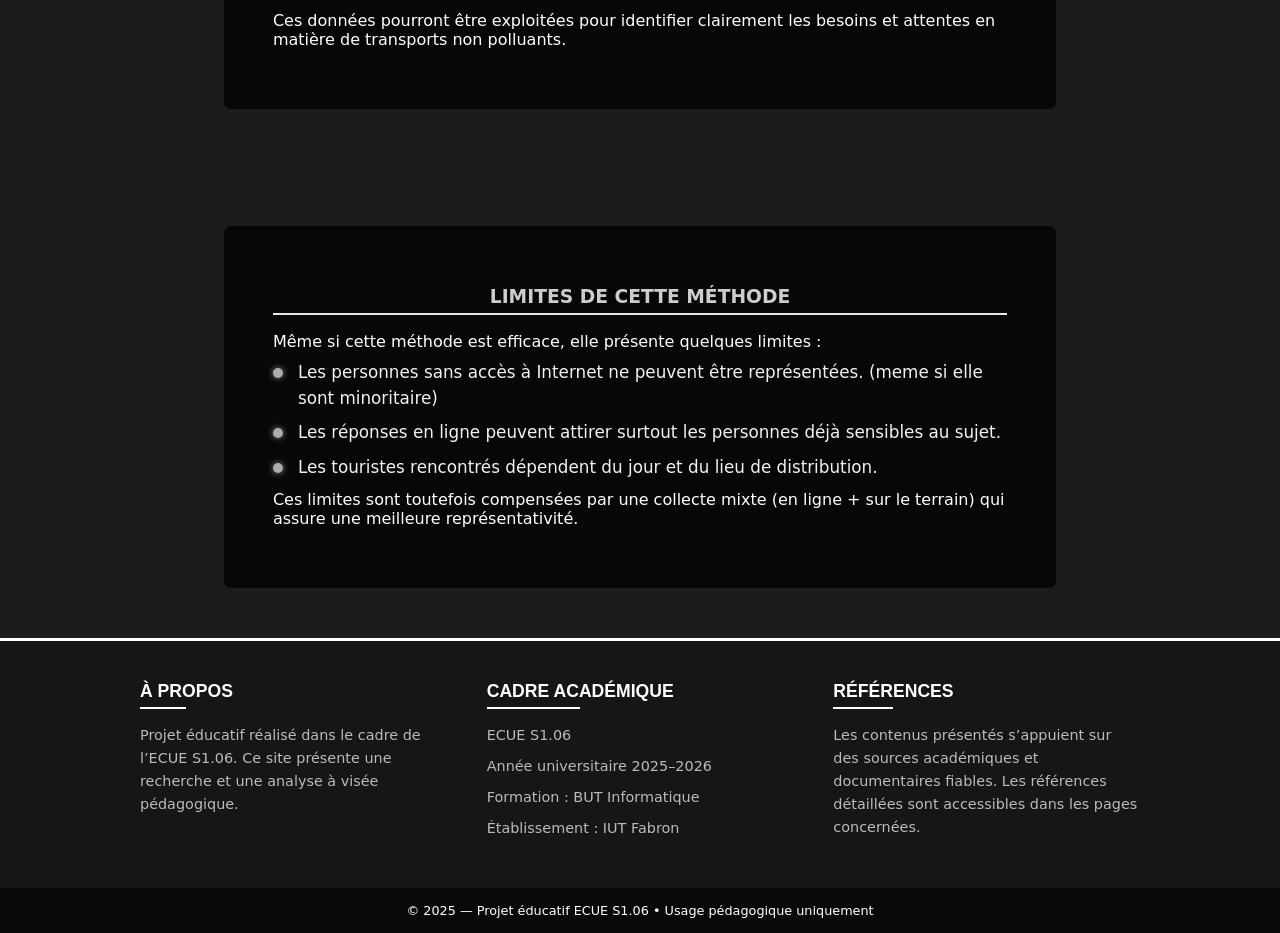
<file: Enquête/collecte-de-données.html>
<!DOCTYPE html>
<html lang="fr">

<head>
  <meta charset="UTF-8" />
  <meta name="viewport" content="width=device-width, initial-scale=1.0" />
  <link rel="icon" href="img/logo.webp" type="image/x-icon" />

  <link rel="preconnect" href="https://fonts.googleapis.com" />
  <link rel="preconnect" href="https://fonts.gstatic.com" crossorigin />
  <link
    href="https://fonts.googleapis.com/css2?family=Open+Sans:ital,wght@0,300..800;1,300..800&family=Rubik+80s+Fade&display=swap"
    rel="stylesheet" />
  <link rel="stylesheet" href="../css/nav.css" />
  <link rel="stylesheet" href="../css/style.css" />
  <link rel="stylesheet" href="../css/mobile.css" />
  <link rel="stylesheet" href="../css/print.css" media="print" />
  <title>Renouvellement transport</title>
</head>

<body>
  <header>
    <nav>
      <ul>
        <li>
          <a href="../index.html"><img width="329" height="56" src="../img/ImageToStl.com_ville-de-nice-logo.png"
              alt="Logo Nice" /></a>
        </li>
        <li class="animation">
          <a href="index.html" class="active">Enquête</a>
        </li>
        <li class="animation">
          <a href="../Solutions/index.html">Solutions</a>
        </li>
        <li class="animation">
          <a href="../Coûts/index.html">Coûts</a>
        </li>
        <li class="animation">
          <a href="../Conclusion/index.html">Conclusion</a>
        </li>
      </ul>
    </nav>
  </header>
  <main>
    <div class="side-nav">
      <img src="../img/palm_tree_leafR.png" alt="palm_tree" width="100" class="palm_right" />
      <ul>
        <li>
          <a href="methode-echantillonnage.html">Échantillonnage</a>
        </li>
        <li>
          <a href="collecte-de-données.html" class="active">Collecte des données</a>
        </li>
        <li><a href="questionnaire.html">Questionnaire</a></li>
        <li><a href="Resultats.html">Résultats</a></li>
        <li><a href="Limites.html">Limites</a></li>
      </ul>
      <img src="../img/palm_tree_leafL.png" alt="palm_tree" width="100" class="palm_left" />
    </div>
    <div class="title">
      <h2>
        <span>Collecte des données</span>
      </h2>
    </div>

    <div class="cards">
      <section class="blog">
        <h3>questionnaire lors de l’achat d’un ticket</h3>
        <blockquote>
          <p>
            Lors de l’achat d’un ticket de tram ou de bus (si c'est pas le
            premier achat), les utilisateurs se verraient proposer de manière
            <strong>volontaire et facultative</strong> de participer à un
            court questionnaire :
          </p>
          <ul class="liste">
            <li>
              À l’achat du ticket (distributeur automatique, borne, guichet ou
              application mobile), un message s’affiche : « Vous êtes invité·e
              à répondre à un court questionnaire sur vos habitudes de
              transport et vos attentes. Votre participation est libre,
              anonyme, et sera très utile pour améliorer le service. »
              <ul>
                <li>
                  Si l’utilisateur accepte, il est redirigé vers le
                  questionnaire (écran, smartphone via QR-code, ou support
                  papier selon le canal), qu’il peut remplir immédiatement
                  (5–10 questions max).
                </li>
                <li>
                  Si l’utilisateur refuse, il peut décliner simplement (bouton
                  “Non merci” ou fermer la fenêtre) sans impact sur l’achat du
                  ticket.
                </li>
              </ul>
            </li>
          </ul>
          <p>
            Cette approche permet de toucher des usagers réels
            <strong>habitants réguliers comme touristes</strong> au moment
            même où ils utilisent le réseau, tout en respectant leur liberté
            de participation.
          </p>
        </blockquote>
      </section>
    </div>

    <div class="cards">
      <section class="blog">
        <h3>Justification de cette méthode</h3>
        <p>
          Le questionnaire a été retenu car il présente plusieurs avantages :
        </p>
        <ul class="liste">
          <li>
            Large diffusion Il permet à la fois :
            <ul>
              <li>
                De prendre en compte les Niçois, utilisateurs réguliers des
                transports et les touristes, dont l’avis est essentiel pour
                évaluer l’attractivité de la ville.
              </li>
              <li>
                D'augmenté la Rapidité et efficacité Il peut être rempli en 2
                à 4 minutes, ce qui augmente le taux de réponse.
              </li>
              <li>
                Coût très faible La diffusion numérique ne nécessite aucun
                budget, et les quelques questionnaires papier distribués ne
                représentent qu’un coût minimal.
              </li>
              <li>Anonymat garanti.</li>
              <li>
                Les participants répondent plus librement lorsqu’ils ne sont
                pas identifiés.
              </li>
            </ul>
          </li>
          <li>
            Données faciles à analyser Le questionnaire génère des données :
            <ul>
              <li>
                quantitatives (fréquence d’utilisation, satisfaction,
                préférences), et qualitatives (commentaires, suggestions).
              </li>
            </ul>
          </li>
        </ul>
        <p>
          Ces données pourront être exploitées pour identifier clairement les
          besoins et attentes en matière de transports non polluants.
        </p>
      </section>
    </div>

    <div class="cards">
      <section class="blog">
        <h3>Limites de cette méthode</h3>
        <p>
          Même si cette méthode est efficace, elle présente quelques limites :
        </p>
        <ul class="liste">
          <li>
            Les personnes sans accès à Internet ne peuvent être représentées.
            (meme si elle sont minoritaire)
          </li>
          <li>
            Les réponses en ligne peuvent attirer surtout les personnes déjà
            sensibles au sujet.
          </li>
          <li>
            Les touristes rencontrés dépendent du jour et du lieu de
            distribution.
          </li>
        </ul>
        <p>
          Ces limites sont toutefois compensées par une collecte mixte (en
          ligne + sur le terrain) qui assure une meilleure représentativité.
        </p>
      </section>
    </div>
  </main>
  <footer>
    <div class="footer-content">
      <div class="footer-section">
        <h3>À propos</h3>
        <p>
          Projet éducatif réalisé dans le cadre de l’ECUE S1.06. Ce site
          présente une recherche et une analyse à visée pédagogique.
        </p>
      </div>

      <div class="footer-section">
        <h3>Cadre académique</h3>
        <ul>
          <li>ECUE S1.06</li>
          <li>Année universitaire 2025–2026</li>
          <li>Formation : BUT Informatique</li>
          <li>Établissement : IUT Fabron</li>
        </ul>
      </div>

      <div class="footer-section">
        <h3>Références</h3>
        <p>
          Les contenus présentés s’appuient sur des sources académiques et
          documentaires fiables. Les références détaillées sont accessibles
          dans les pages concernées.
        </p>
      </div>
    </div>

    <div class="footer-bottom">
      <p>
        © 2025 — Projet éducatif ECUE S1.06 • Usage pédagogique uniquement
      </p>
    </div>
  </footer>
</body>

</html>
</file>
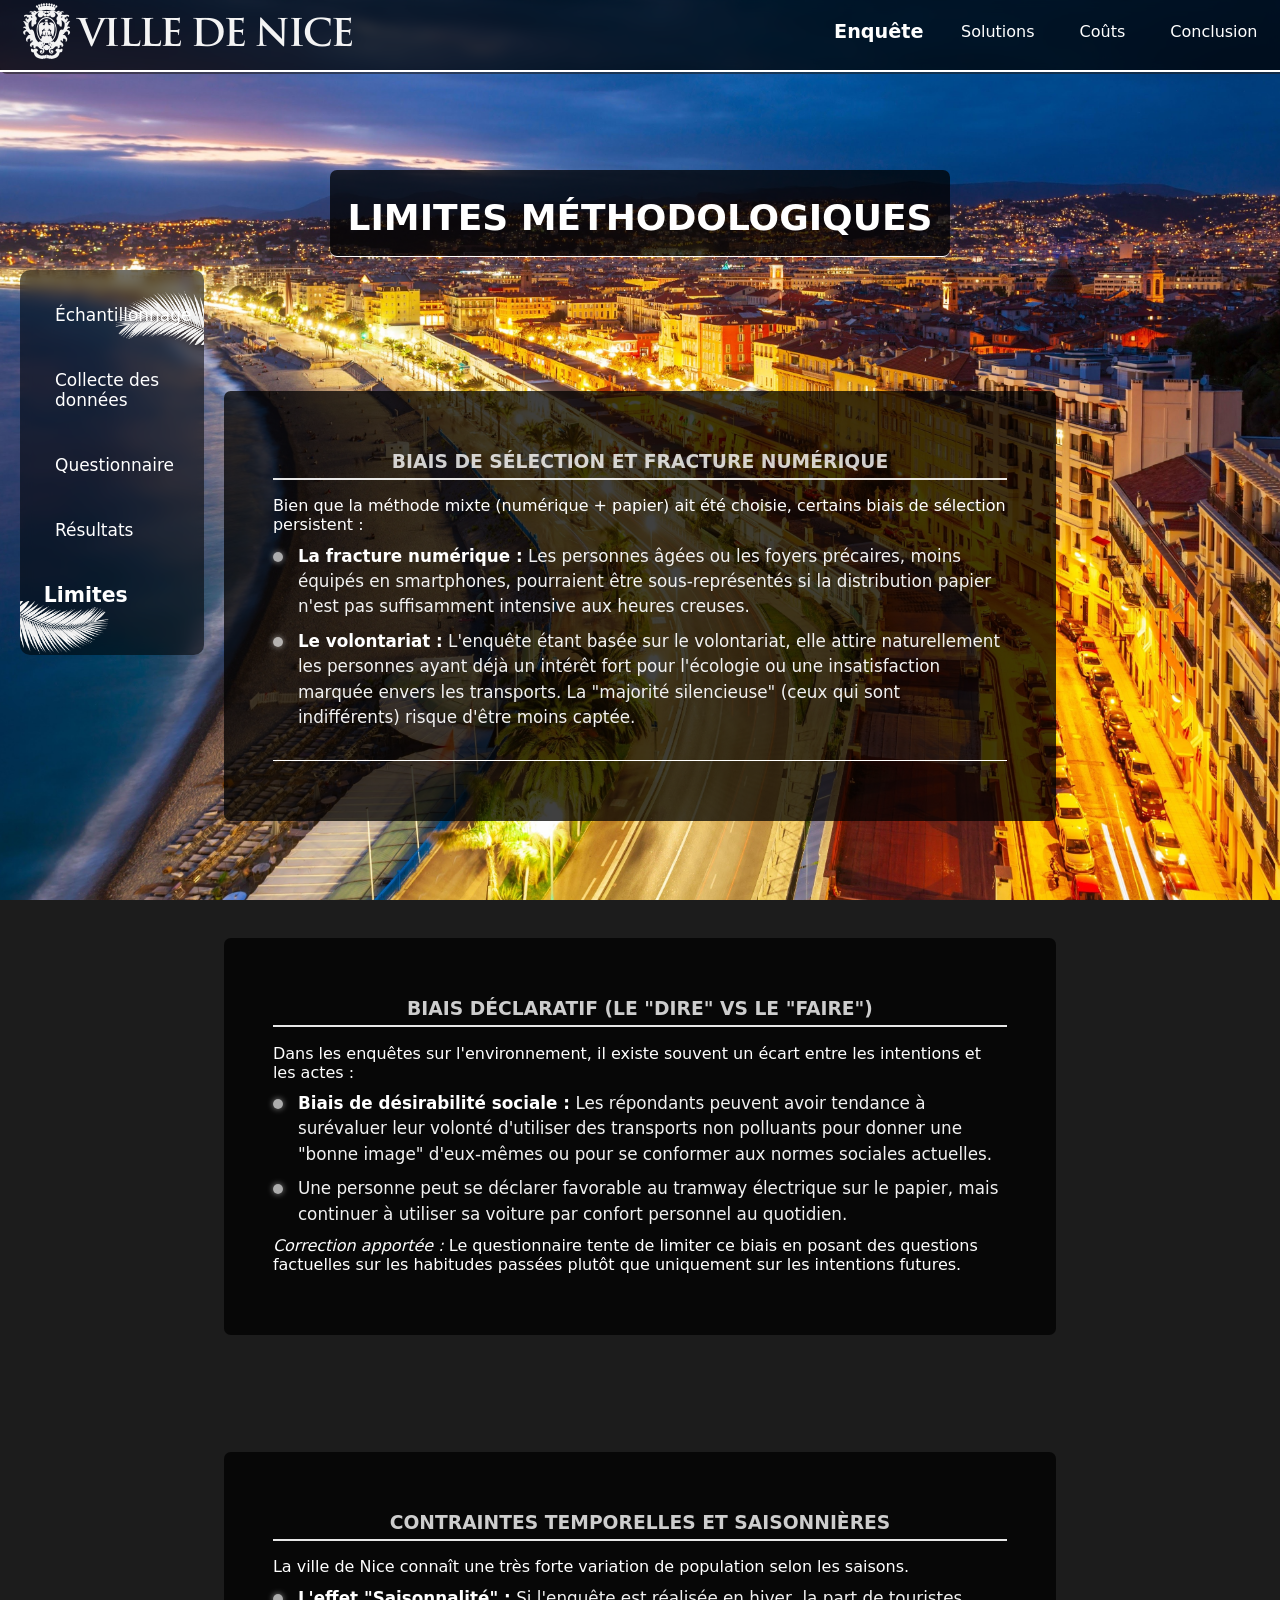
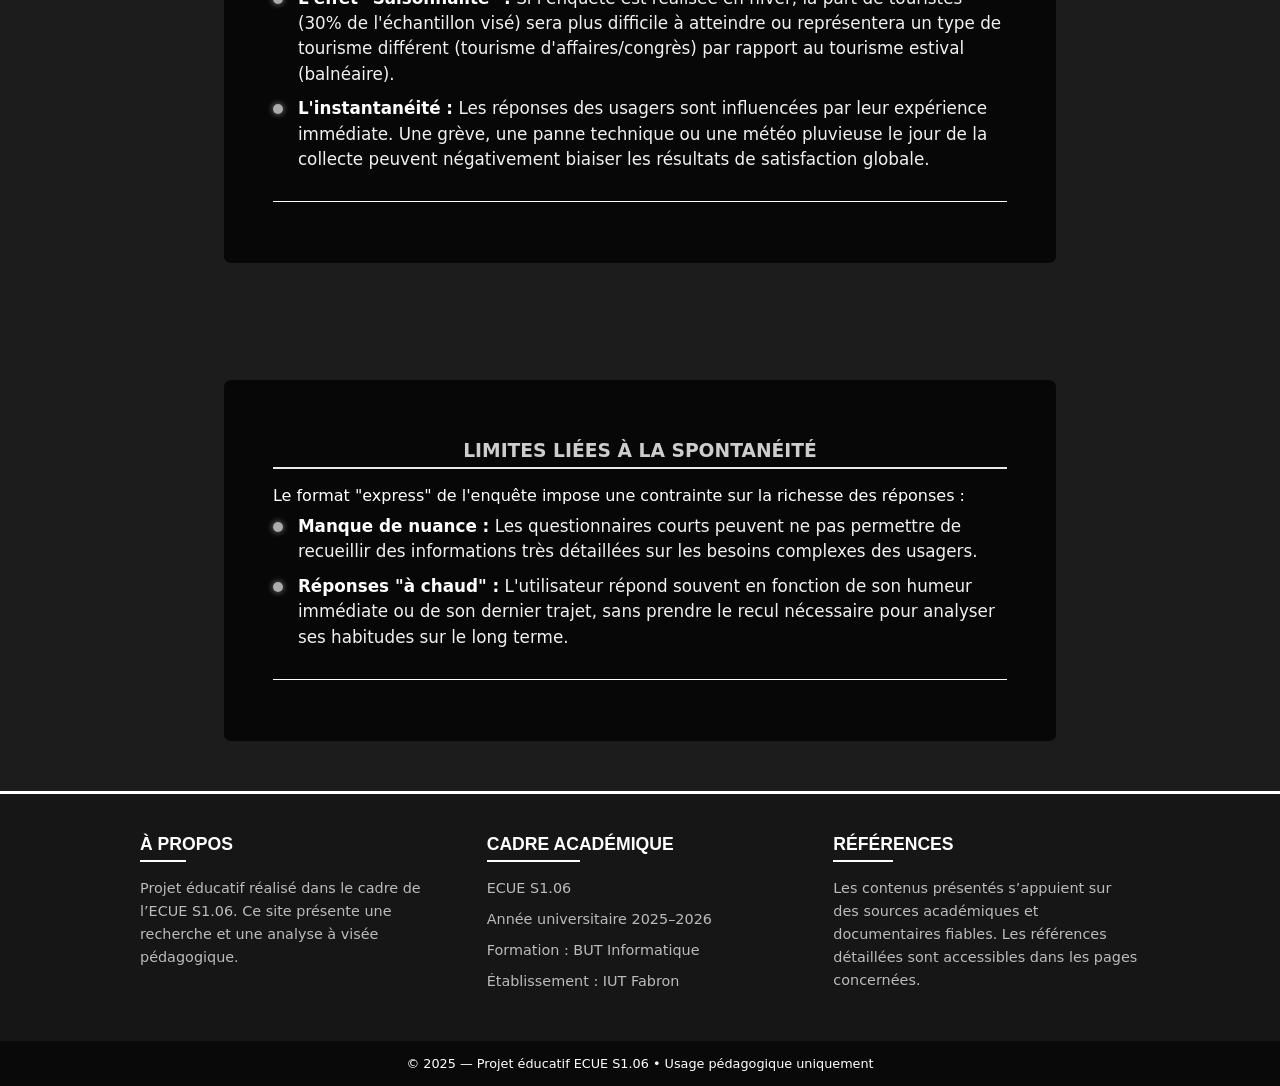
<file: Enquête/Limites.html>
<!DOCTYPE html>
<html lang="fr">

<head>
  <meta charset="UTF-8" />
  <meta name="viewport" content="width=device-width, initial-scale=1.0" />
  <link rel="icon" href="img/logo.webp" type="image/x-icon" />

  <link rel="preconnect" href="https://fonts.googleapis.com" />
  <link rel="preconnect" href="https://fonts.gstatic.com" crossorigin />
  <link
    href="https://fonts.googleapis.com/css2?family=Open+Sans:ital,wght@0,300..800;1,300..800&family=Rubik+80s+Fade&display=swap"
    rel="stylesheet" />
  <link rel="stylesheet" href="/css/nav.css" />
  <link rel="stylesheet" href="/css/style.css" />
  <link rel="stylesheet" href="../css/mobile.css" />
  <link rel="stylesheet" href="../css/print.css" media="print" />
  <title>Renouvellement transport - Limites</title>
</head>

<body>
  <header>
    <nav>
      <ul>
        <li>
          <a href="/index.html"><img width="329" height="56" src="../img/ImageToStl.com_ville-de-nice-logo.png"
              alt="Logo Nice" /></a>
        </li>
        <li class="animation">
          <a href="/Enquête/index.html" class="active">Enquête</a>
        </li>
        <li class="animation">
          <a href="/Solutions/index.html">Solutions</a>
        </li>
        <li class="animation">
          <a href="/Coûts/index.html">Coûts</a>
        </li>
        <li class="animation">
          <a href="/Conclusion/index.html">Conclusion</a>
        </li>
      </ul>
    </nav>
  </header>
  <main>
    <div class="side-nav">
      <img src="../img/palm_tree_leafR.png" alt="palm_tree" width="100" class="palm_right" />
      <ul>
        <li>
          <a href="methode-echantillonnage.html">Échantillonnage</a>
        </li>
        <li>
          <a href="collecte-de-données.html">Collecte des données</a>
        </li>
        <li><a href="questionnaire.html">Questionnaire</a></li>
        <li><a href="Resultats.html">Résultats</a></li>
        <li>
          <a href="Limites.html" class="active">Limites</a>
        </li>
      </ul>
      <img src="../img/palm_tree_leafL.png" alt="palm_tree" width="100" class="palm_left" />
    </div>
    <div class="title">
      <h2>
        <span>Limites méthodologiques</span>
      </h2>
    </div>

    <div class="cards">
      <section class="blog">
        <h3>Biais de sélection et fracture numérique</h3>
        <blockquote>
          <p>
            Bien que la méthode mixte (numérique + papier) ait été choisie,
            certains biais de sélection persistent :
          </p>
          <ul class="liste">
            <li>
              <strong>La fracture numérique :</strong> Les personnes âgées ou
              les foyers précaires, moins équipés en smartphones, pourraient
              être sous-représentés si la distribution papier n'est pas
              suffisamment intensive aux heures creuses.
            </li>
            <li>
              <strong>Le volontariat :</strong> L'enquête étant basée sur le
              volontariat, elle attire naturellement les personnes ayant déjà
              un intérêt fort pour l'écologie ou une insatisfaction marquée
              envers les transports. La "majorité silencieuse" (ceux qui sont
              indifférents) risque d'être moins captée.
            </li>
          </ul>
        </blockquote>
      </section>
    </div>

    <div class="cards">
      <section class="blog">
        <h3>Biais déclaratif (Le "Dire" vs Le "Faire")</h3>
        <p>
          Dans les enquêtes sur l'environnement, il existe souvent un écart
          entre les intentions et les actes :
        </p>
        <ul class="liste">
          <li>
            <strong>Biais de désirabilité sociale :</strong> Les répondants
            peuvent avoir tendance à surévaluer leur volonté d'utiliser des
            transports non polluants pour donner une "bonne image" d'eux-mêmes
            ou pour se conformer aux normes sociales actuelles.
          </li>
          <li>
            Une personne peut se déclarer favorable au tramway électrique sur
            le papier, mais continuer à utiliser sa voiture par confort
            personnel au quotidien.
          </li>
        </ul>
        <p>
          <em>Correction apportée :</em> Le questionnaire tente de limiter ce
          biais en posant des questions factuelles sur les habitudes passées
          plutôt que uniquement sur les intentions futures.
        </p>
      </section>
    </div>

    <div class="cards">
      <section class="blog">
        <h3>Contraintes temporelles et saisonnières</h3>
        <blockquote>
          <p>
            La ville de Nice connaît une très forte variation de population
            selon les saisons.
          </p>
          <ul class="liste">
            <li>
              <strong>L'effet "Saisonnalité" :</strong> Si l'enquête est
              réalisée en hiver, la part de touristes (30% de l'échantillon
              visé) sera plus difficile à atteindre ou représentera un type de
              tourisme différent (tourisme d'affaires/congrès) par rapport au
              tourisme estival (balnéaire).
            </li>
            <li>
              <strong>L'instantanéité :</strong> Les réponses des usagers sont
              influencées par leur expérience immédiate. Une grève, une panne
              technique ou une météo pluvieuse le jour de la collecte peuvent
              négativement biaiser les résultats de satisfaction globale.
            </li>
          </ul>
        </blockquote>
      </section>
    </div>
    <div class="cards">
      <section class="blog">
        <h3>Limites liées à la spontanéité</h3>
        <blockquote>
          <p>
            Le format "express" de l'enquête impose une contrainte sur la
            richesse des réponses :
          </p>
          <ul class="liste">
            <li>
              <strong>Manque de nuance :</strong> Les questionnaires courts
              peuvent ne pas permettre de recueillir des informations très
              détaillées sur les besoins complexes des usagers.
            </li>
            <li>
              <strong>Réponses "à chaud" :</strong> L'utilisateur répond
              souvent en fonction de son humeur immédiate ou de son dernier
              trajet, sans prendre le recul nécessaire pour analyser ses
              habitudes sur le long terme.
            </li>
          </ul>
        </blockquote>
      </section>
    </div>
  </main>
  <footer>
    <div class="footer-content">
      <div class="footer-section">
        <h3>À propos</h3>
        <p>
          Projet éducatif réalisé dans le cadre de l’ECUE S1.06. Ce site
          présente une recherche et une analyse à visée pédagogique.
        </p>
      </div>

      <div class="footer-section">
        <h3>Cadre académique</h3>
        <ul>
          <li>ECUE S1.06</li>
          <li>Année universitaire 2025–2026</li>
          <li>Formation : BUT Informatique</li>
          <li>Établissement : IUT Fabron</li>
        </ul>
      </div>

      <div class="footer-section">
        <h3>Références</h3>
        <p>
          Les contenus présentés s’appuient sur des sources académiques et
          documentaires fiables. Les références détaillées sont accessibles
          dans les pages concernées.
        </p>
      </div>
    </div>

    <div class="footer-bottom">
      <p>
        © 2025 — Projet éducatif ECUE S1.06 • Usage pédagogique uniquement
      </p>
    </div>
  </footer>
</body>

</html>
</file>
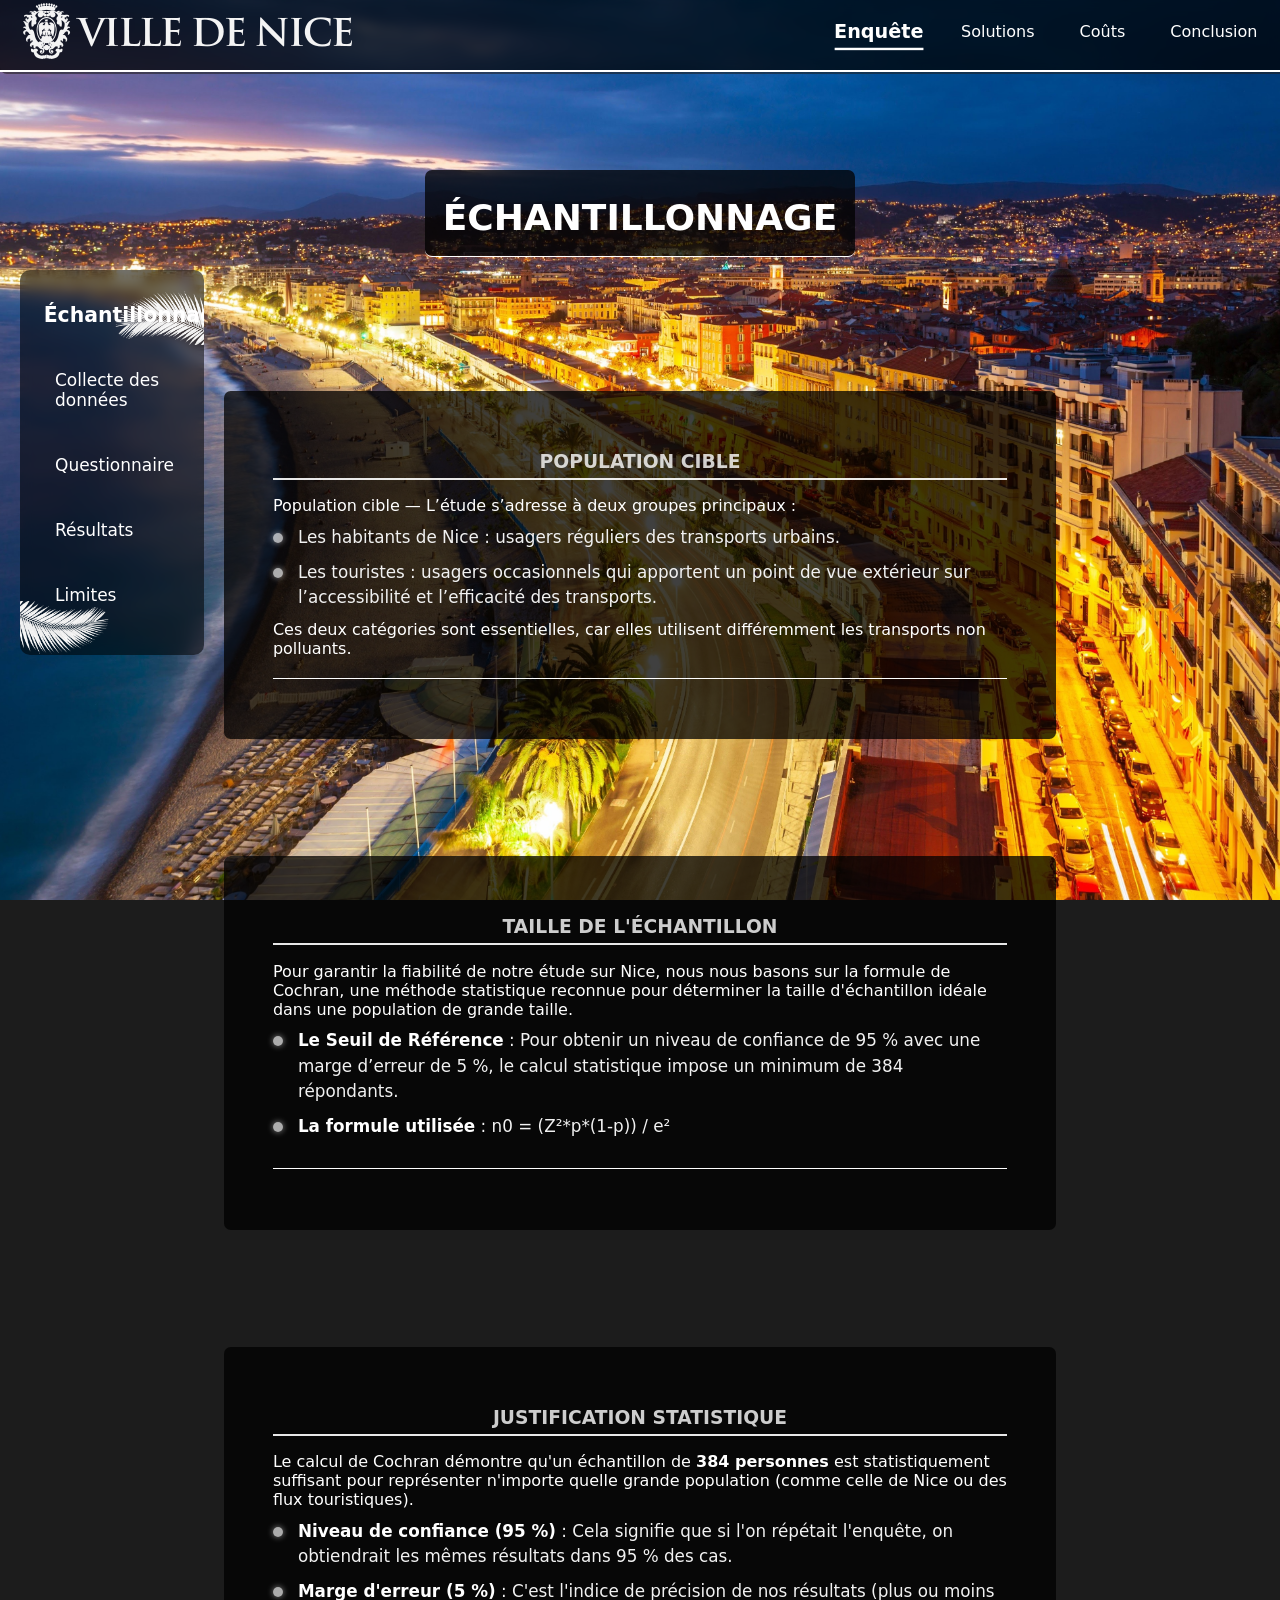
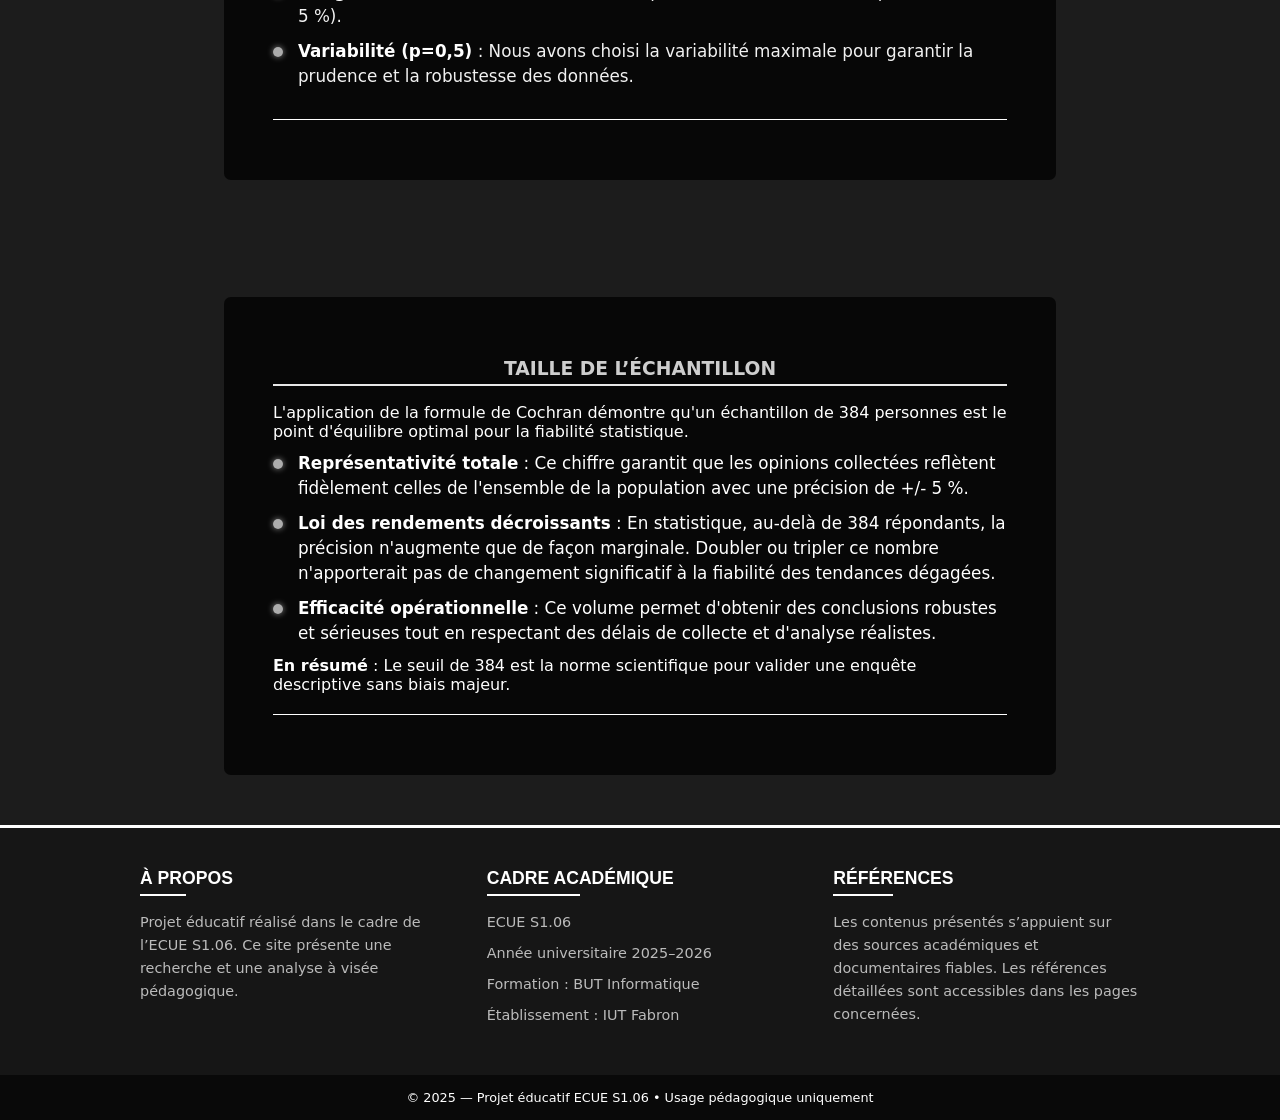
<file: Enquête/methode-echantillonnage.html>
<!DOCTYPE html>
<html lang="fr">

<head>
  <meta charset="UTF-8" />
  <meta name="viewport" content="width=device-width, initial-scale=1.0" />
  <link rel="icon" href="img/logo.webp" type="image/x-icon" />

  <link rel="preconnect" href="https://fonts.googleapis.com" />
  <link rel="preconnect" href="https://fonts.gstatic.com" crossorigin />
  <link
    href="https://fonts.googleapis.com/css2?family=Open+Sans:ital,wght@0,300..800;1,300..800&family=Rubik+80s+Fade&display=swap"
    rel="stylesheet" />
  <link rel="stylesheet" href="/css/nav.css" />
  <link rel="stylesheet" href="/css/style.css" />
  <link rel="stylesheet" href="../css/mobile.css" />
  <link rel="stylesheet" href="../css/print.css" media="print" />
  <title>Renouvellement transport</title>
</head>

<body>
  <header>
    <nav>
      <ul>
        <li>
          <a href="/index.html"><img width="329" height="56" src="../img/ImageToStl.com_ville-de-nice-logo.png"
              alt="Logo Nice" /></a>
        </li>
        <li class="animation">
          <a href="/Enquête/index.html" class="active">Enquête <span></span></a>
        </li>
        <li class="animation">
          <a href="/Solutions/index.html">Solutions <span></span></a>
        </li>
        <li class="animation">
          <a href="/Coûts/index.html">Coûts <span></span></a>
        </li>
        <li class="animation">
          <a href="/Conclusion/index.html">Conclusion <span></span></a>
        </li>
      </ul>
    </nav>
  </header>
  <main>
    <div class="side-nav">
      <img src="../img/palm_tree_leafR.png" alt="palm_tree" width="100" class="palm_right" />
      <ul>
        <li>
          <a href="/Enquête/methode-echantillonnage.html" class="active">Échantillonnage</a>
        </li>
        <li>
          <a href="/Enquête/collecte-de-données.html">Collecte des données</a>
        </li>
        <li><a href="questionnaire.html">Questionnaire</a></li>
        <li><a href="Resultats.html">Résultats</a></li>
        <li><a href="Limites.html">Limites</a></li>
      </ul>
      <img src="../img/palm_tree_leafL.png" alt="palm_tree" width="100" class="palm_left" />
    </div>
    <div class="title">
      <h2>
        <span>Échantillonnage</span>
      </h2>
    </div>

    <div class="cards">
      <section class="blog">
        <h3>Population cible</h3>
        <blockquote>
          <p>
            Population cible — L’étude s’adresse à deux groupes principaux :
          </p>
          <ul class="liste">
            <li>
              Les habitants de Nice : usagers réguliers des transports
              urbains.
            </li>
            <li>
              Les touristes : usagers occasionnels qui apportent un point de
              vue extérieur sur l’accessibilité et l’efficacité des
              transports.
            </li>
          </ul>
          <p>
            Ces deux catégories sont essentielles, car elles utilisent
            différemment les transports non polluants.
          </p>
        </blockquote>
      </section>
    </div>

    <div class="cards">
      <section class="blog">
        <h3>Taille de l'échantillon</h3>
        <blockquote>
          <p>
            Pour garantir la fiabilité de notre étude sur Nice, nous nous basons sur la formule de Cochran,
            une méthode statistique reconnue pour déterminer la taille d'échantillon idéale
            dans une population de grande taille.

          </p>
          <ul class="liste">
            <li>
              <strong>Le Seuil de Référence</strong> : Pour obtenir un niveau de confiance de 95 % avec une marge
              d’erreur de 5 %, le calcul statistique impose un minimum de 384 répondants.
            </li>
            <li>
              <strong>La formule utilisée</strong> : n0 = (Z²*p*(1-p)) / e²
            </li>
          </ul>
        </blockquote>
      </section>
    </div>

    <div class="cards">
      <section class="blog">
        <h3>Justification statistique</h3>
        <blockquote>
          <p>
            Le calcul de Cochran démontre qu'un échantillon de <strong>384 personnes</strong> est statistiquement
            suffisant pour représenter n'importe quelle grande population (comme celle de Nice ou des flux
            touristiques).
          </p>
          <ul class="liste">
            <li>
              <strong>Niveau de confiance (95 %)</strong> : Cela signifie que si l'on répétait l'enquête,
              on obtiendrait les mêmes résultats dans 95 % des cas.
            </li>
            <li>
              <strong>Marge d'erreur (5 %)</strong> : C'est l'indice de précision de nos résultats (plus ou moins 5 %).
            </li>
            <li>
              <strong>Variabilité (p=0,5)</strong> : Nous avons choisi la variabilité
              maximale pour garantir la prudence et la robustesse des données.
            </li>
          </ul>
        </blockquote>
      </section>
    </div>

    <div class="cards">
      <section class="blog">
        <h3>Taille de l’échantillon</h3>
        <blockquote>
          <p>
            L'application de la formule de Cochran démontre qu'un échantillon de 384 personnes est le point d'équilibre
            optimal pour la fiabilité statistique.
          </p>
          <ul class="liste">
            <li>
              <p><strong>Représentativité totale</strong> : Ce chiffre garantit que les opinions collectées reflètent
                fidèlement celles de l'ensemble de la population avec une précision de +/- 5 %.</p>
            </li>
            <li>
              <p><strong>Loi des rendements décroissants</strong> : En statistique, au-delà de 384 répondants, la
                précision n'augmente que de façon marginale. Doubler ou tripler ce nombre n'apporterait pas de
                changement significatif à la fiabilité des tendances dégagées.</p>
            </li>
            <li>
              <p><strong>Efficacité opérationnelle</strong> : Ce volume permet d'obtenir des conclusions robustes et
                sérieuses tout en respectant des délais de collecte et d'analyse réalistes.</p>
            </li>
          </ul>
          <p>
            <strong>En résumé</strong> : Le seuil de 384 est la norme scientifique pour valider une enquête descriptive
            sans biais majeur.
          </p>
        </blockquote>
      </section>
    </div>
  </main>
  <footer>
    <div class="footer-content">
      <div class="footer-section">
        <h3>À propos</h3>
        <p>
          Projet éducatif réalisé dans le cadre de l’ECUE S1.06. Ce site
          présente une recherche et une analyse à visée pédagogique.
        </p>
      </div>

      <div class="footer-section">
        <h3>Cadre académique</h3>
        <ul>
          <li>ECUE S1.06</li>
          <li>Année universitaire 2025–2026</li>
          <li>Formation : BUT Informatique</li>
          <li>Établissement : IUT Fabron</li>
        </ul>
      </div>

      <div class="footer-section">
        <h3>Références</h3>
        <p>
          Les contenus présentés s’appuient sur des sources académiques et
          documentaires fiables. Les références détaillées sont accessibles
          dans les pages concernées.
        </p>
      </div>
    </div>

    <div class="footer-bottom">
      <p>
        © 2025 — Projet éducatif ECUE S1.06 • Usage pédagogique uniquement
      </p>
    </div>
  </footer>
</body>

</html>
</file>
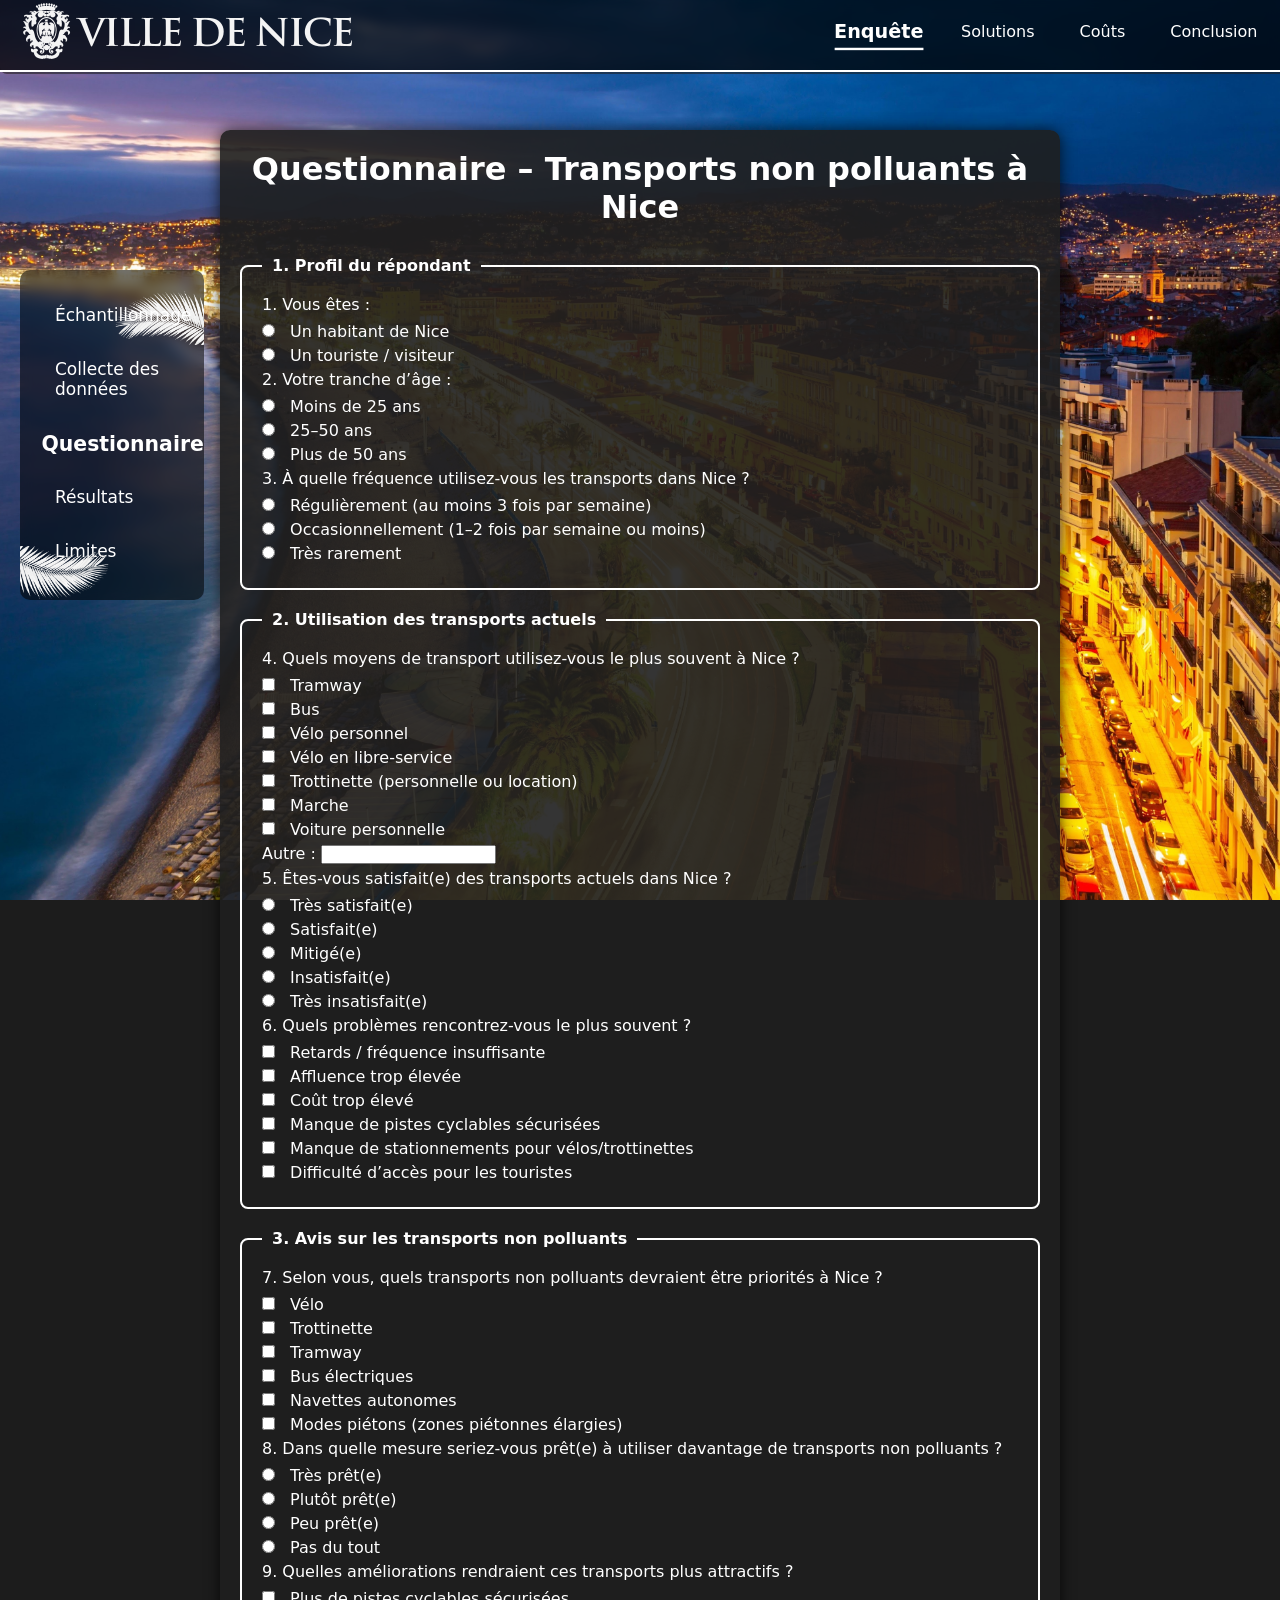
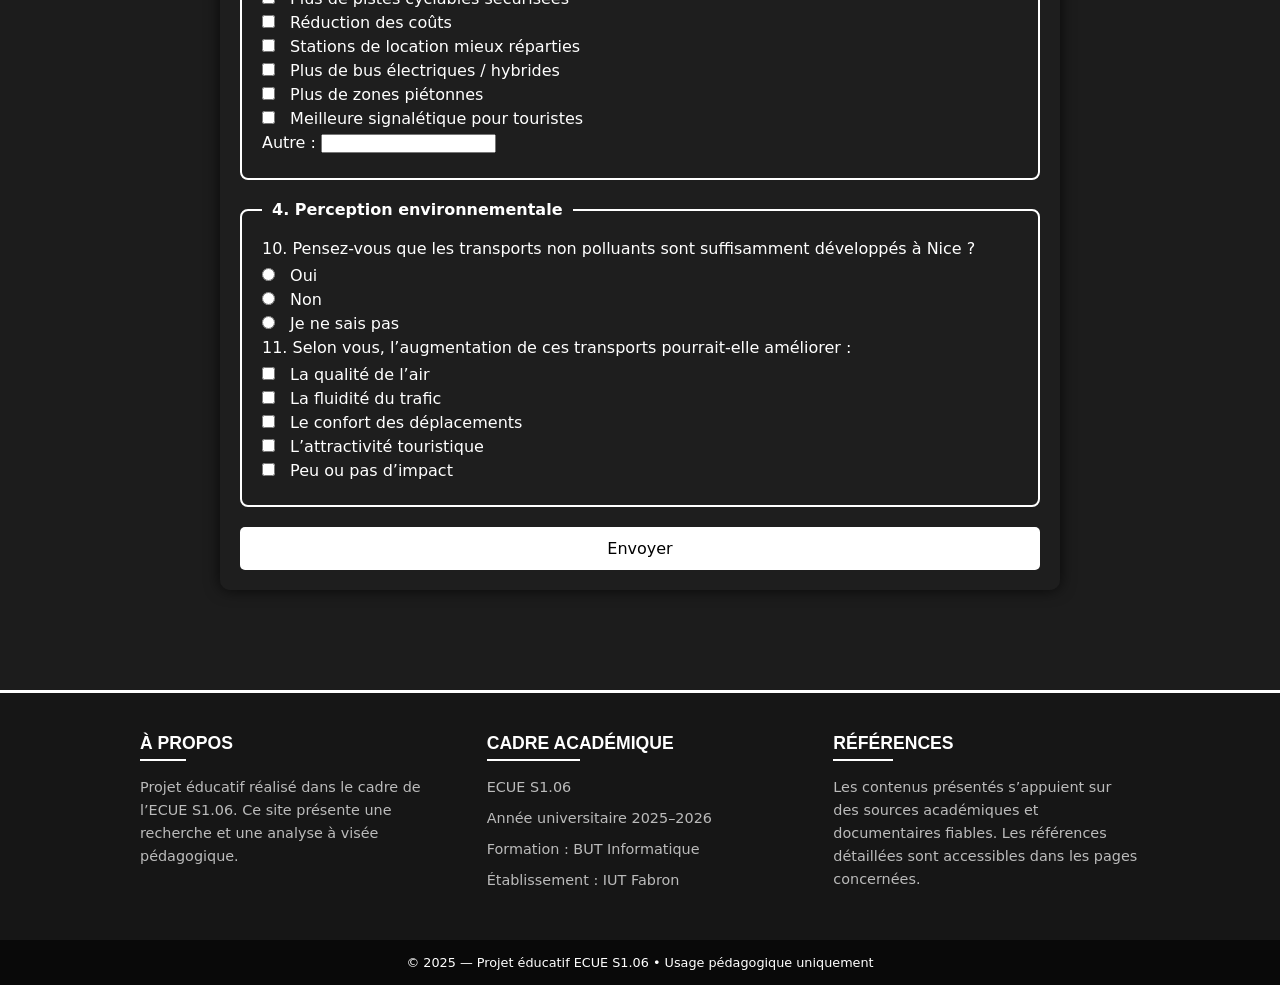
<file: Enquête/questionnaire.html>
<!DOCTYPE html>
<html lang="fr">

<head>
  <meta charset="UTF-8" />
  <meta name="viewport" content="width=device-width, initial-scale=1.0" />
  <title>Questionnaire – Transports non polluants à Nice</title>
  <link rel="stylesheet" href="../../css/style.css" />
  <link rel="stylesheet" href="../../css/nav.css" />
  <link rel="stylesheet" href="../css/mobile.css" />
  <link rel="stylesheet" href="../css/print.css" media="print" />
</head>

<body>
  <header>
    <nav>
      <ul>
        <li>
          <a href="/index.html"><img width="329" height="56" src="../img/ImageToStl.com_ville-de-nice-logo.png"
              alt="Logo Nice" /></a>
        </li>
        <li class="animation">
          <a href="/Enquête/index.html" class="active">Enquête <span></span></a>
        </li>
        <li class="animation">
          <a href="/Solutions/index.html">Solutions <span></span></a>
        </li>
        <li class="animation">
          <a href="/Coûts/index.html">Coûts <span></span></a>
        </li>
        <li class="animation">
          <a href="/Conclusion/index.html">Conclusion <span></span></a>
        </li>
      </ul>
    </nav>
  </header>
  <main>
    <div class="side-nav">
      <img src="../img/palm_tree_leafR.png" alt="palm_tree" width="100" class="palm_right" />
      <ul>
        <li>
          <a href="methode-echantillonnage.html">Échantillonnage</a>
        </li>
        <li>
          <a href="collecte-de-données.html">Collecte des données</a>
        </li>
        <li><a href="questionnaire.html" class="active">Questionnaire</a></li>
        <li><a href="Resultats.html">Résultats</a></li>
        <li><a href="Limites.html">Limites</a></li>
      </ul>
      <img src="../img/palm_tree_leafL.png" alt="palm_tree" width="100" class="palm_left" />
    </div>
    <div class="container">
      <h1>Questionnaire – Transports non polluants à Nice</h1>
      <form>
        <!-- Section 1 : Profil -->
        <fieldset>
          <legend>1. Profil du répondant</legend>

          <label>1. Vous êtes :</label>
          <div class="options">
            <label><input type="radio" name="profil" value="habitant" /> Un
              habitant de Nice</label>
            <label><input type="radio" name="profil" value="touriste" /> Un
              touriste / visiteur</label>
          </div>

          <label>2. Votre tranche d’âge :</label>
          <div class="options">
            <label><input type="radio" name="age" value="<25" /> Moins de 25
              ans</label>
            <label><input type="radio" name="age" value="25-50" /> 25–50
              ans</label>
            <label><input type="radio" name="age" value=">50" /> Plus de 50
              ans</label>
          </div>

          <label>3. À quelle fréquence utilisez-vous les transports dans Nice
            ?</label>
          <div class="options">
            <label><input type="radio" name="frequence" value="regulier" />
              Régulièrement (au moins 3 fois par semaine)</label>
            <label><input type="radio" name="frequence" value="occasionnel" />
              Occasionnellement (1–2 fois par semaine ou moins)</label>
            <label><input type="radio" name="frequence" value="rare" /> Très
              rarement</label>
          </div>
        </fieldset>

        <!-- Section 2 : Utilisation des transports -->
        <fieldset>
          <legend>2. Utilisation des transports actuels</legend>

          <label>4. Quels moyens de transport utilisez-vous le plus souvent à Nice
            ?</label>
          <div class="options">
            <label><input type="checkbox" name="transport" value="tramway" />
              Tramway</label>
            <label><input type="checkbox" name="transport" value="bus" />
              Bus</label>
            <label><input type="checkbox" name="transport" value="velo_personnel" />
              Vélo personnel</label>
            <label><input type="checkbox" name="transport" value="velo_libre_service" />
              Vélo en libre-service</label>
            <label><input type="checkbox" name="transport" value="trottinette" />
              Trottinette (personnelle ou location)</label>
            <label><input type="checkbox" name="transport" value="marche" />
              Marche</label>
            <label><input type="checkbox" name="transport" value="voiture" />
              Voiture personnelle</label>
            <label>Autre : <input type="text" name="autre_transport" /></label>
          </div>

          <label>5. Êtes-vous satisfait(e) des transports actuels dans Nice
            ?</label>
          <div class="options">
            <label><input type="radio" name="satisfaction" value="tres_satisfait" />
              Très satisfait(e)</label>
            <label><input type="radio" name="satisfaction" value="satisfait" />
              Satisfait(e)</label>
            <label><input type="radio" name="satisfaction" value="mitige" />
              Mitigé(e)</label>
            <label><input type="radio" name="satisfaction" value="insatisfait" />
              Insatisfait(e)</label>
            <label><input type="radio" name="satisfaction" value="tres_insatisfait" />
              Très insatisfait(e)</label>
          </div>

          <label>6. Quels problèmes rencontrez-vous le plus souvent ?</label>
          <div class="options">
            <label><input type="checkbox" name="problemes" value="retards" />
              Retards / fréquence insuffisante</label>
            <label><input type="checkbox" name="problemes" value="affluence" />
              Affluence trop élevée</label>
            <label><input type="checkbox" name="problemes" value="cout" /> Coût
              trop élevé</label>
            <label><input type="checkbox" name="problemes" value="pistes_cyclables" />
              Manque de pistes cyclables sécurisées</label>
            <label><input type="checkbox" name="problemes" value="stationnements" />
              Manque de stationnements pour vélos/trottinettes</label>
            <label><input type="checkbox" name="problemes" value="acces_touristes" />
              Difficulté d’accès pour les touristes</label>
          </div>
        </fieldset>

        <!-- Section 3 : Transports non polluants -->
        <fieldset>
          <legend>3. Avis sur les transports non polluants</legend>

          <label>7. Selon vous, quels transports non polluants devraient être
            priorités à Nice ?</label>
          <div class="options">
            <label><input type="checkbox" name="priorite_transport" value="velo" />
              Vélo</label>
            <label><input type="checkbox" name="priorite_transport" value="trottinette" />
              Trottinette</label>
            <label><input type="checkbox" name="priorite_transport" value="tramway" />
              Tramway</label>
            <label><input type="checkbox" name="priorite_transport" value="bus_electriques" />
              Bus électriques</label>
            <label><input type="checkbox" name="priorite_transport" value="navettes_autonomes" />
              Navettes autonomes</label>
            <label><input type="checkbox" name="priorite_transport" value="zones_pietonnes" />
              Modes piétons (zones piétonnes élargies)</label>
          </div>

          <label>8. Dans quelle mesure seriez-vous prêt(e) à utiliser davantage de
            transports non polluants ?</label>
          <div class="options">
            <label><input type="radio" name="pret_utilisation" value="tres_pret" />
              Très prêt(e)</label>
            <label><input type="radio" name="pret_utilisation" value="plutot_pret" />
              Plutôt prêt(e)</label>
            <label><input type="radio" name="pret_utilisation" value="peu_pret" />
              Peu prêt(e)</label>
            <label><input type="radio" name="pret_utilisation" value="pas_du_tout" />
              Pas du tout</label>
          </div>

          <label>9. Quelles améliorations rendraient ces transports plus
            attractifs ?</label>
          <div class="options">
            <label><input type="checkbox" name="ameliorations" value="pistes_cyclables" />
              Plus de pistes cyclables sécurisées</label>
            <label><input type="checkbox" name="ameliorations" value="reduction_couts" />
              Réduction des coûts</label>
            <label><input type="checkbox" name="ameliorations" value="stations_location" />
              Stations de location mieux réparties</label>
            <label><input type="checkbox" name="ameliorations" value="bus_electriques" />
              Plus de bus électriques / hybrides</label>
            <label><input type="checkbox" name="ameliorations" value="zones_pietonnes" />
              Plus de zones piétonnes</label>
            <label><input type="checkbox" name="ameliorations" value="signalisation_touristes" />
              Meilleure signalétique pour touristes</label>
            <label>Autre : <input type="text" name="autre_amelioration" /></label>
          </div>
        </fieldset>

        <!-- Section 4 : Perception environnementale -->
        <fieldset>
          <legend>4. Perception environnementale</legend>

          <label>10. Pensez-vous que les transports non polluants sont
            suffisamment développés à Nice ?</label>
          <div class="options">
            <label><input type="radio" name="developpement" value="oui" />
              Oui</label>
            <label><input type="radio" name="developpement" value="non" />
              Non</label>
            <label><input type="radio" name="developpement" value="ne_sais_pas" />
              Je ne sais pas</label>
          </div>

          <label>11. Selon vous, l’augmentation de ces transports pourrait-elle
            améliorer :</label>
          <div class="options">
            <label><input type="checkbox" name="impact" value="qualite_air" /> La
              qualité de l’air</label>
            <label><input type="checkbox" name="impact" value="fluidite_trafic" />
              La fluidité du trafic</label>
            <label><input type="checkbox" name="impact" value="confort" /> Le
              confort des déplacements</label>
            <label><input type="checkbox" name="impact" value="attractivite_touristique" />
              L’attractivité touristique</label>
            <label><input type="checkbox" name="impact" value="peu_impact" /> Peu
              ou pas d’impact</label>
          </div>
        </fieldset>

        <button type="submit">Envoyer</button>
      </form>
    </div>
  </main>
  <footer>
    <div class="footer-content">
      <div class="footer-section">
        <h3>À propos</h3>
        <p>
          Projet éducatif réalisé dans le cadre de l’ECUE S1.06. Ce site
          présente une recherche et une analyse à visée pédagogique.
        </p>
      </div>

      <div class="footer-section">
        <h3>Cadre académique</h3>
        <ul>
          <li>ECUE S1.06</li>
          <li>Année universitaire 2025–2026</li>
          <li>Formation : BUT Informatique</li>
          <li>Établissement : IUT Fabron</li>
        </ul>
      </div>

      <div class="footer-section">
        <h3>Références</h3>
        <p>
          Les contenus présentés s’appuient sur des sources académiques et
          documentaires fiables. Les références détaillées sont accessibles
          dans les pages concernées.
        </p>
      </div>
    </div>

    <div class="footer-bottom">
      <p>
        © 2025 — Projet éducatif ECUE S1.06 • Usage pédagogique uniquement
      </p>
    </div>
  </footer>
</body>

</html>
</file>
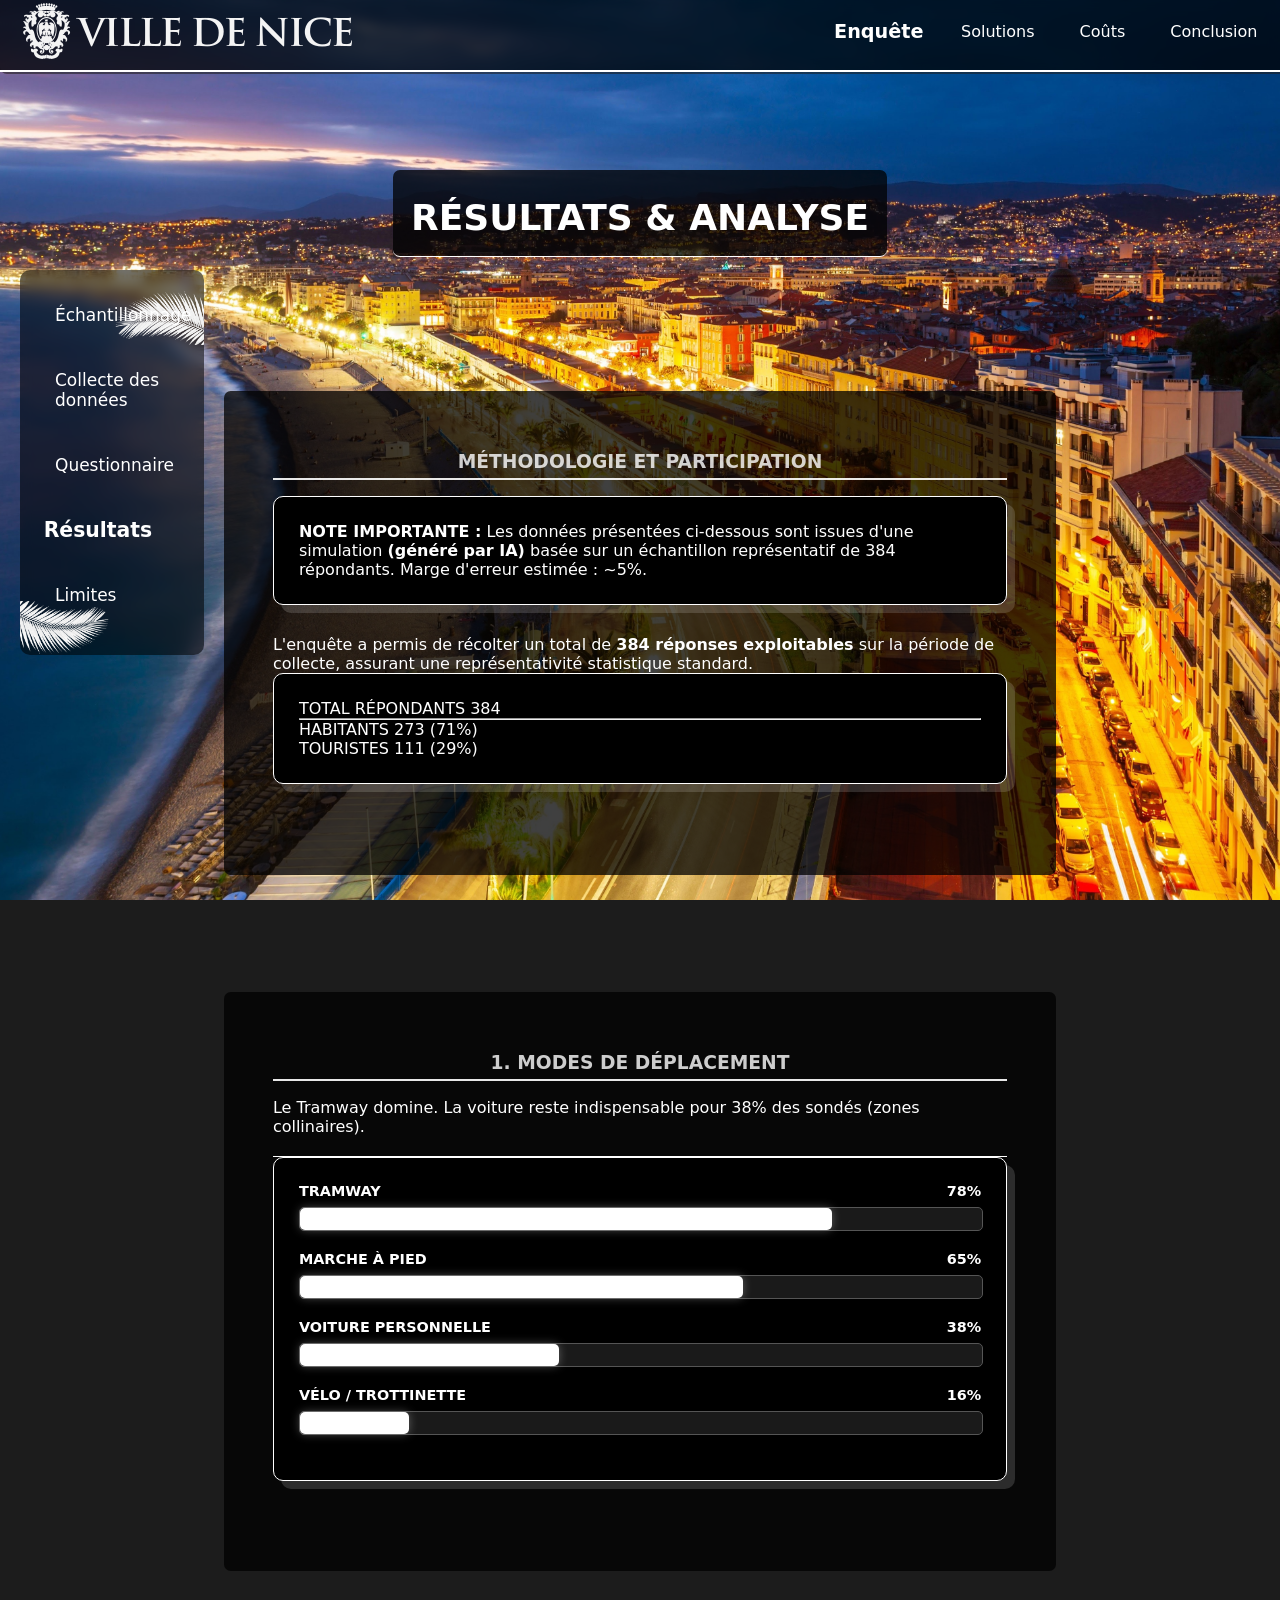
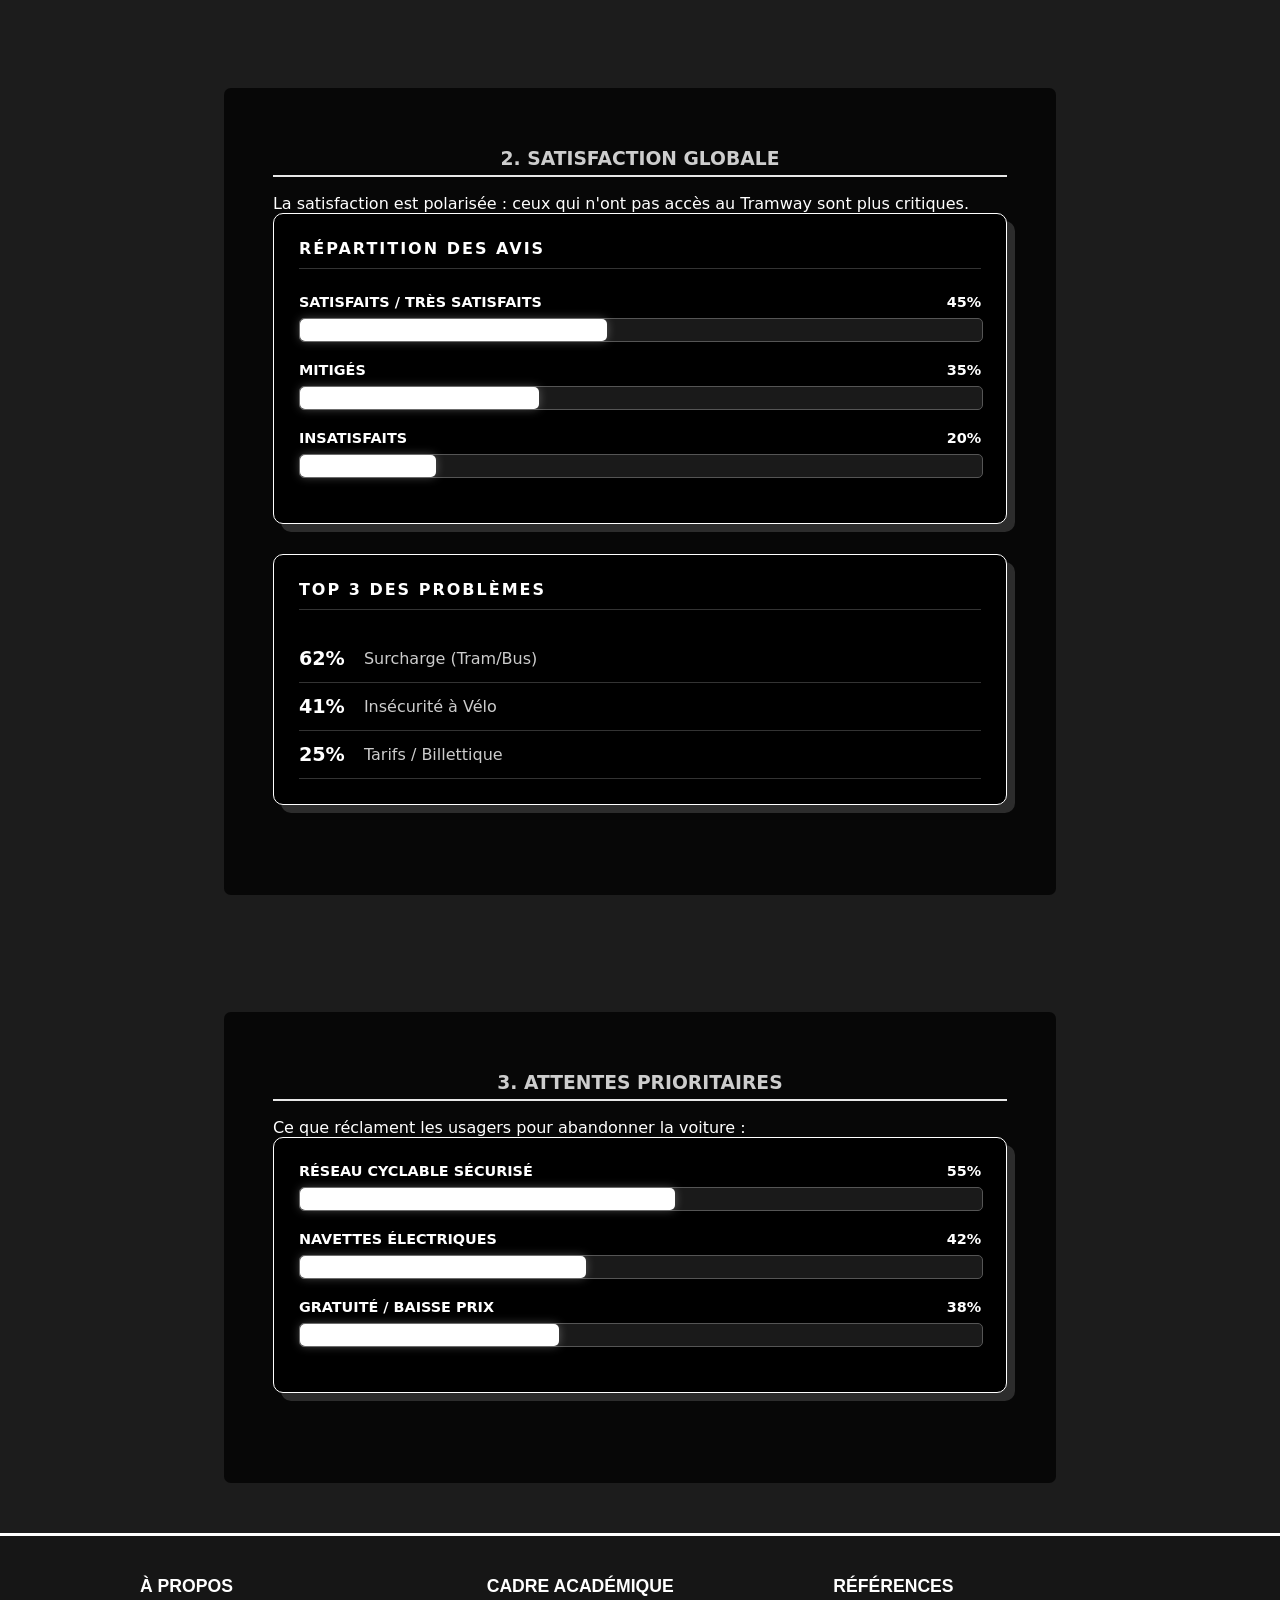
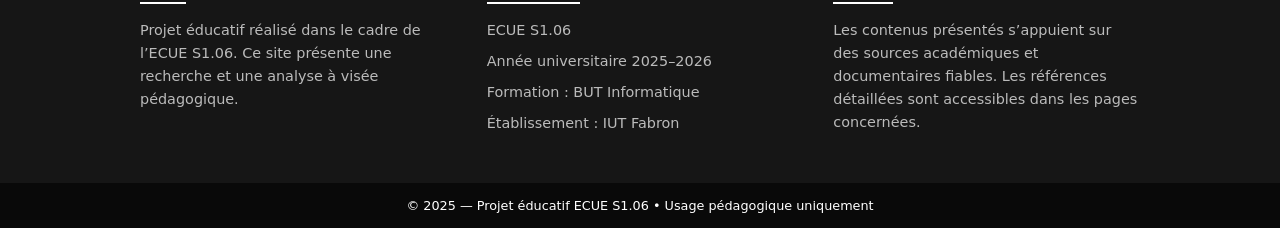
<file: Enquête/Resultats.html>
<!DOCTYPE html>
<html lang="fr">

<head>
  <meta charset="UTF-8" />
  <meta name="viewport" content="width=device-width, initial-scale=1.0" />
  <link rel="icon" href="../img/logo.webp" type="image/x-icon" />

  <link rel="preconnect" href="https://fonts.googleapis.com" />
  <link rel="preconnect" href="https://fonts.gstatic.com" crossorigin />
  <link
    href="https://fonts.googleapis.com/css2?family=Open+Sans:ital,wght@0,300..800;1,300..800&family=Rubik+80s+Fade&display=swap"
    rel="stylesheet" />
  <link rel="stylesheet" href="/css/nav.css" />
  <link rel="stylesheet" href="/css/style.css" />
  <link rel="stylesheet" href="/css/result.css" />
  <link rel="stylesheet" href="../css/mobile.css" />
  <link rel="stylesheet" href="../css/print.css" media="print" />
  <title>Résultats de l'enquête (Simulation n=384)</title>
</head>

<body>
  <header>
    <nav>
      <ul>
        <li>
          <a href="/index.html"><img width="329" height="56" src="../img/ImageToStl.com_ville-de-nice-logo.png"
              alt="Logo Nice" /></a>
        </li>
        <li class="animation">
          <a href="/Enquête/index.html" class="active">Enquête</a>
        </li>
        <li class="animation">
          <a href="/Solutions/index.html">Solutions</a>
        </li>
        <li class="animation">
          <a href="/Coûts/index.html">Coûts</a>
        </li>
        <li class="animation">
          <a href="/Conclusion/index.html">Conclusion</a>
        </li>
      </ul>
    </nav>
  </header>
  <main>
    <div class="side-nav">
      <img src="../img/palm_tree_leafR.png" alt="palm_tree" width="100" class="palm_right" />
      <ul>
        <li>
          <a href="methode-echantillonnage.html">Échantillonnage</a>
        </li>
        <li>
          <a href="collecte-de-données.html">Collecte des données</a>
        </li>
        <li><a href="questionnaire.html">Questionnaire</a></li>
        <li><a href="Resultats.html" class="active">Résultats</a></li>
        <li><a href="Limites.html">Limites</a></li>
      </ul>
      <img src="../img/palm_tree_leafL.png" alt="palm_tree" width="100" class="palm_left" />
    </div>

    <div class="title">
      <h2>
        <span>Résultats & Analyse</span>
      </h2>
    </div>

    <div class="cards">
      <section class="blog">
        <h3>Méthodologie et Participation</h3>

        <div class="noir-chart-box">
          <b>NOTE IMPORTANTE :</b> Les données présentées ci-dessous sont
          issues d'une simulation <b>(généré par IA)</b> basée sur un
          échantillon représentatif de 384 répondants. Marge d'erreur estimée
          : ~5%.
        </div>

        <p>
          L'enquête a permis de récolter un total de
          <strong>384 réponses exploitables</strong> sur la période de
          collecte, assurant une représentativité statistique standard.
        </p>

        <div class="noir-chart-box">
          <div class="stat-row">
            <span class="stat-label">TOTAL RÉPONDANTS</span>
            <span class="stat-value">384</span>
          </div>
          <hr class="chart-divider" />
          <div class="stat-grid">
            <div>
              <span class="stat-sublabel">HABITANTS</span>
              <span class="stat-subvalue">273 (71%)</span>
            </div>
            <div>
              <span class="stat-sublabel">TOURISTES</span>
              <span class="stat-subvalue">111 (29%)</span>
            </div>
          </div>
        </div>
      </section>
    </div>

    <div class="cards">
      <section class="blog">
        <h3>1. Modes de déplacement</h3>
        <blockquote>
          <p>
            Le Tramway domine. La voiture reste indispensable pour 38% des
            sondés (zones collinaires).
          </p>
        </blockquote>

        <div class="noir-chart-box">
          <div class="chart-item">
            <div class="chart-header">
              <span>Tramway</span>
              <span>78%</span>
            </div>
            <div class="bar-track">
              <div class="bar-fill" style="--w: 78%"></div>
            </div>
          </div>

          <div class="chart-item">
            <div class="chart-header">
              <span>Marche à pied</span>
              <span>65%</span>
            </div>
            <div class="bar-track">
              <div class="bar-fill" style="--w: 65%"></div>
            </div>
          </div>

          <div class="chart-item">
            <div class="chart-header">
              <span>Voiture personnelle</span>
              <span>38%</span>
            </div>
            <div class="bar-track">
              <div class="bar-fill" style="--w: 38%"></div>
            </div>
          </div>

          <div class="chart-item">
            <div class="chart-header">
              <span>Vélo / Trottinette</span>
              <span>16%</span>
            </div>
            <div class="bar-track">
              <div class="bar-fill" style="--w: 16%"></div>
            </div>
          </div>
        </div>
      </section>
    </div>

    <div class="cards">
      <section class="blog">
        <h3>2. Satisfaction Globale</h3>
        <p>
          La satisfaction est polarisée : ceux qui n'ont pas accès au Tramway
          sont plus critiques.
        </p>

        <div class="noir-chart-box">
          <h4>Répartition des avis</h4>

          <div class="chart-item">
            <div class="chart-header">
              <span>Satisfaits / Très satisfaits</span>
              <span>45%</span>
            </div>
            <div class="bar-track">
              <div class="bar-fill" style="--w: 45%"></div>
            </div>
          </div>

          <div class="chart-item">
            <div class="chart-header">
              <span>Mitigés</span>
              <span>35%</span>
            </div>
            <div class="bar-track">
              <div class="bar-fill" style="--w: 35%"></div>
            </div>
          </div>

          <div class="chart-item">
            <div class="chart-header">
              <span>Insatisfaits</span>
              <span>20%</span>
            </div>
            <div class="bar-track">
              <div class="bar-fill" style="--w: 20%"></div>
            </div>
          </div>
        </div>

        <div class="noir-chart-box">
          <h4>Top 3 des problèmes</h4>
          <ul class="chart-list">
            <li><span class="bold">62%</span> Surcharge (Tram/Bus)</li>
            <li><span class="bold">41%</span> Insécurité à Vélo</li>
            <li><span class="bold">25%</span> Tarifs / Billettique</li>
          </ul>
        </div>
      </section>
    </div>

    <div class="cards">
      <section class="blog">
        <h3>3. Attentes Prioritaires</h3>

        <p>Ce que réclament les usagers pour abandonner la voiture :</p>

        <div class="noir-chart-box">
          <div class="chart-item">
            <div class="chart-header">
              <span>Réseau cyclable sécurisé</span>
              <span>55%</span>
            </div>
            <div class="bar-track">
              <div class="bar-fill" style="--w: 55%"></div>
            </div>
          </div>

          <div class="chart-item">
            <div class="chart-header">
              <span>Navettes électriques</span>
              <span>42%</span>
            </div>
            <div class="bar-track">
              <div class="bar-fill" style="--w: 42%"></div>
            </div>
          </div>

          <div class="chart-item">
            <div class="chart-header">
              <span>Gratuité / Baisse prix</span>
              <span>38%</span>
            </div>
            <div class="bar-track">
              <div class="bar-fill" style="--w: 38%"></div>
            </div>
          </div>
        </div>
      </section>
    </div>
  </main>
  <footer>
    <div class="footer-content">
      <div class="footer-section">
        <h3>À propos</h3>
        <p>
          Projet éducatif réalisé dans le cadre de l’ECUE S1.06. Ce site
          présente une recherche et une analyse à visée pédagogique.
        </p>
      </div>

      <div class="footer-section">
        <h3>Cadre académique</h3>
        <ul>
          <li>ECUE S1.06</li>
          <li>Année universitaire 2025–2026</li>
          <li>Formation : BUT Informatique</li>
          <li>Établissement : IUT Fabron</li>
        </ul>
      </div>

      <div class="footer-section">
        <h3>Références</h3>
        <p>
          Les contenus présentés s’appuient sur des sources académiques et
          documentaires fiables. Les références détaillées sont accessibles
          dans les pages concernées.
        </p>
      </div>
    </div>

    <div class="footer-bottom">
      <p>
        © 2025 — Projet éducatif ECUE S1.06 • Usage pédagogique uniquement
      </p>
    </div>
  </footer>
</body>

</html>
</file>
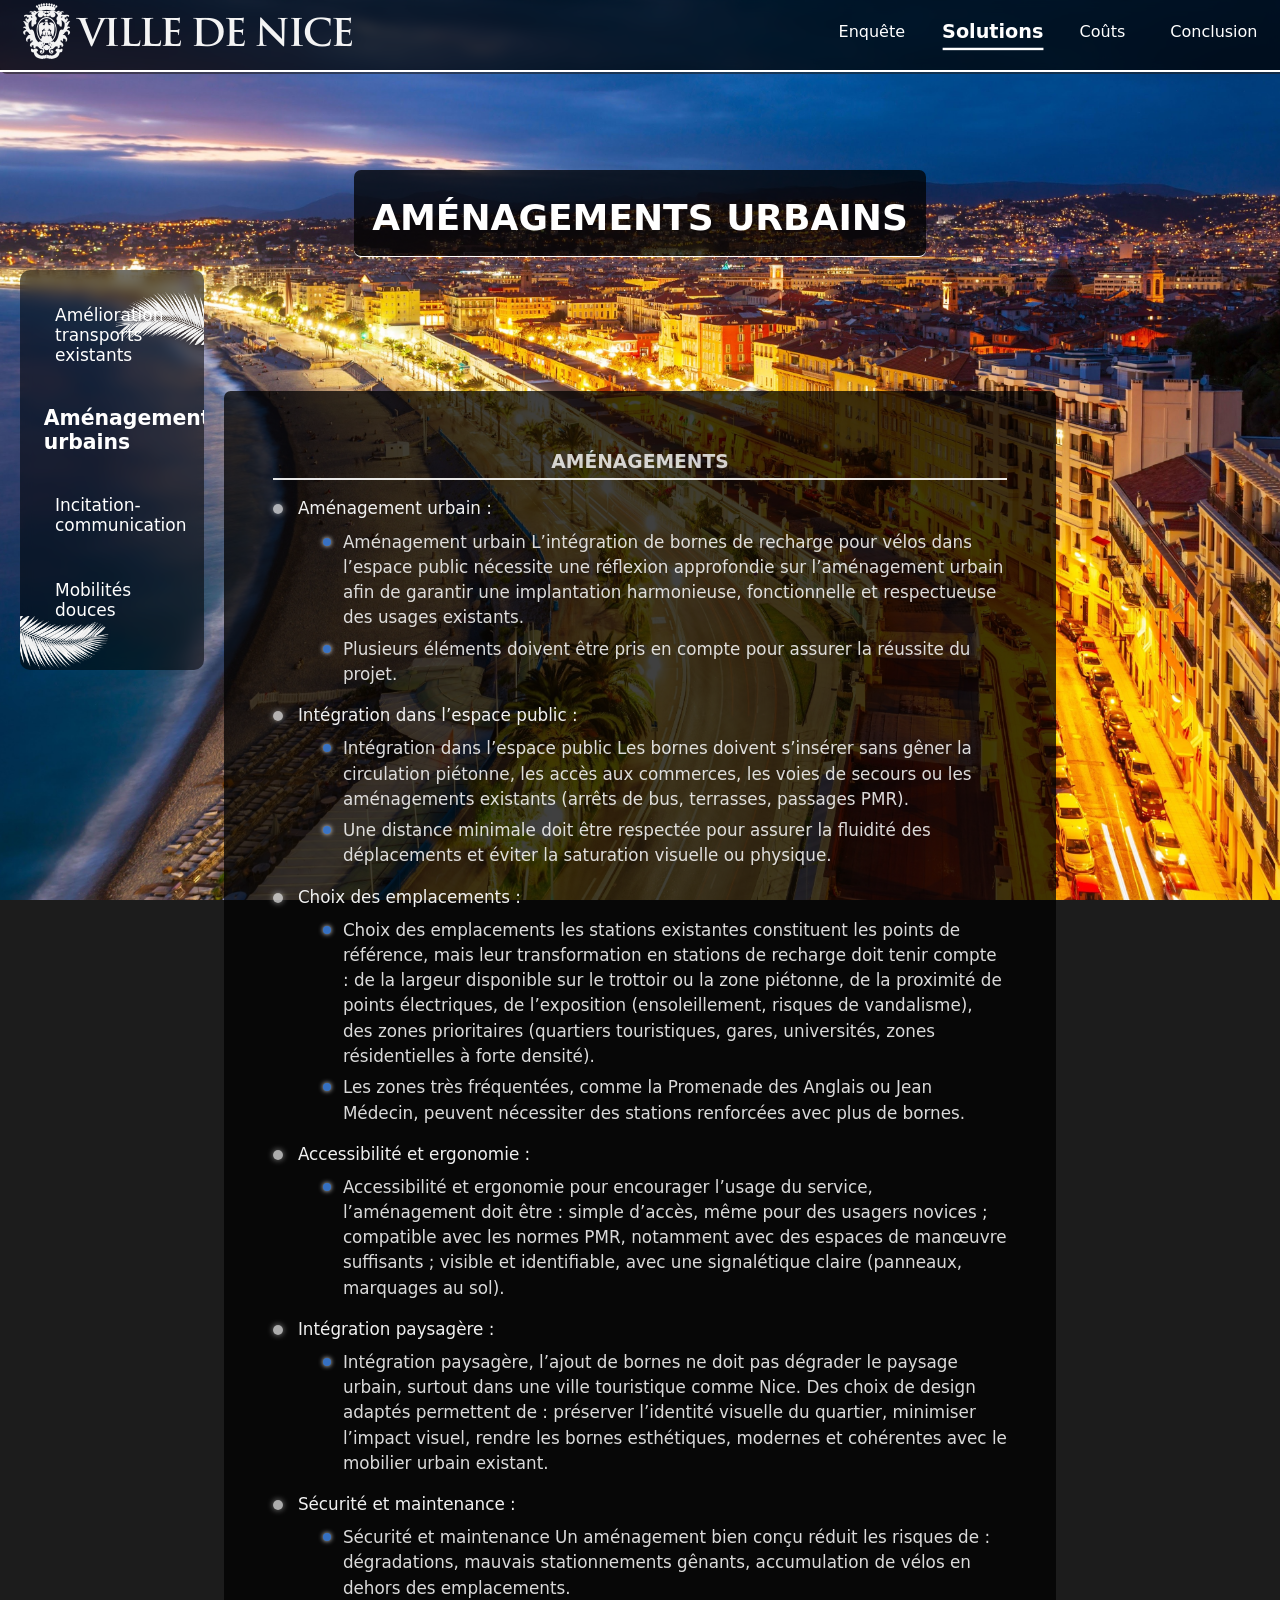
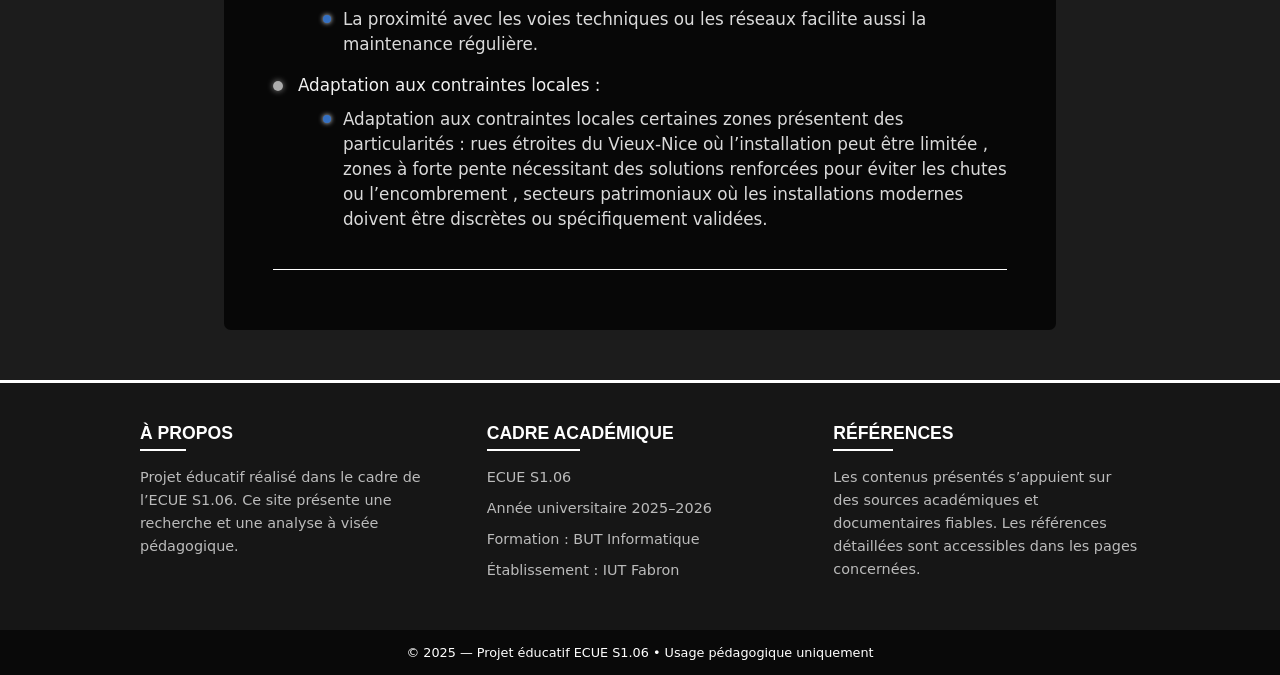
<file: Solutions/Aménagements-urbains.html>
<!DOCTYPE html>
<html lang="fr">

<head>
  <meta charset="UTF-8" />
  <meta name="viewport" content="width=device-width, initial-scale=1.0" />
  <link rel="icon" href="img/logo.webp" type="image/x-icon" />

  <link rel="preconnect" href="https://fonts.googleapis.com" />
  <link rel="preconnect" href="https://fonts.gstatic.com" crossorigin />
  <link
    href="https://fonts.googleapis.com/css2?family=Open+Sans:ital,wght@0,300..800;1,300..800&family=Rubik+80s+Fade&display=swap"
    rel="stylesheet" />
  <link rel="stylesheet" href="/css/nav.css" />
  <link rel="stylesheet" href="/css/style.css" />
  <link rel="stylesheet" href="../css/mobile.css" />
  <link rel="stylesheet" href="../css/print.css" media="print" />
  <title>Renouvellement transport</title>
</head>

<body>
  <header>
    <nav>
      <ul>
        <li>
          <a href="/index.html"><img width="329" height="56" src="../img/ImageToStl.com_ville-de-nice-logo.png"
              alt="Logo Nice" /></a>
        </li>
        <li class="animation">
          <a href="/Enquête/index.html">Enquête <span></span></a>
        </li>
        <li class="animation">
          <a href="/Solutions/index.html" class="active">Solutions <span></span></a>
        </li>
        <li class="animation">
          <a href="/Coûts/index.html">Coûts <span></span></a>
        </li>
        <li class="animation">
          <a href="/Conclusion/index.html">Conclusion <span></span></a>
        </li>
      </ul>
    </nav>
  </header>
  <main>
    <div class="side-nav">
      <img src="../img/palm_tree_leafR.png" alt="palm_tree" width="100" class="palm_right" />
      <ul>
        <li>
          <a href="/Solutions/index.html">Amélioration transports existants</a>
        </li>
        <li>
          <a href="/Solutions/Aménagements-urbains.html" class="active">Aménagements urbains</a>
        </li>
        <li>
          <a href="/Solutions/Incitation-communication.html">Incitation-communication</a>
        </li>
        <li>
          <a href="/Solutions/Mobilités-douces.html">Mobilités douces</a>
        </li>
      </ul>
      <img src="../img/palm_tree_leafL.png" alt="palm_tree" width="100" class="palm_left" />
    </div>
    <div class="title">
      <h2>
        <span>Aménagements urbains</span>
      </h2>
    </div>

    <div class="cards">
      <section class="blog">
        <h3>Aménagements</h3>
        <blockquote>
          <ul class="liste">
            <li>
              Aménagement urbain :
              <ul>
                <li>
                  Aménagement urbain L’intégration de bornes de recharge pour
                  vélos dans l’espace public nécessite une réflexion
                  approfondie sur l’aménagement urbain afin de garantir une
                  implantation harmonieuse, fonctionnelle et respectueuse des
                  usages existants.
                </li>
                <li>
                  Plusieurs éléments doivent être pris en compte pour assurer
                  la réussite du projet.
                </li>
              </ul>
            </li>
          </ul>
          <ul class="liste">
            <li>
              Intégration dans l’espace public :
              <ul>
                <li>
                  Intégration dans l’espace public Les bornes doivent
                  s’insérer sans gêner la circulation piétonne, les accès aux
                  commerces, les voies de secours ou les aménagements
                  existants (arrêts de bus, terrasses, passages PMR).
                </li>
                <li>
                  Une distance minimale doit être respectée pour assurer la
                  fluidité des déplacements et éviter la saturation visuelle
                  ou physique.
                </li>
              </ul>
            </li>
          </ul>
          <ul class="liste">
            <li>
              Choix des emplacements :
              <ul>
                <li>
                  Choix des emplacements les stations existantes constituent
                  les points de référence, mais leur transformation en
                  stations de recharge doit tenir compte : de la largeur
                  disponible sur le trottoir ou la zone piétonne, de la
                  proximité de points électriques, de l’exposition
                  (ensoleillement, risques de vandalisme), des zones
                  prioritaires (quartiers touristiques, gares, universités,
                  zones résidentielles à forte densité).
                </li>
                <li>
                  Les zones très fréquentées, comme la Promenade des Anglais
                  ou Jean Médecin, peuvent nécessiter des stations renforcées
                  avec plus de bornes.
                </li>
              </ul>
            </li>
          </ul>
          <ul class="liste">
            <li>
              Accessibilité et ergonomie :
              <ul>
                <li>
                  Accessibilité et ergonomie pour encourager l’usage du
                  service, l’aménagement doit être : simple d’accès, même pour
                  des usagers novices ; compatible avec les normes PMR,
                  notamment avec des espaces de manœuvre suffisants ; visible
                  et identifiable, avec une signalétique claire (panneaux,
                  marquages au sol).
                </li>
              </ul>
            </li>
          </ul>
          <ul class="liste">
            <li>
              Intégration paysagère :
              <ul>
                <li>
                  Intégration paysagère, l’ajout de bornes ne doit pas
                  dégrader le paysage urbain, surtout dans une ville
                  touristique comme Nice. Des choix de design adaptés
                  permettent de : préserver l’identité visuelle du quartier,
                  minimiser l’impact visuel, rendre les bornes esthétiques,
                  modernes et cohérentes avec le mobilier urbain existant.
                </li>
              </ul>
            </li>
          </ul>
          <ul class="liste">
            <li>
              Sécurité et maintenance :
              <ul>
                <li>
                  Sécurité et maintenance Un aménagement bien conçu réduit les
                  risques de : dégradations, mauvais stationnements gênants,
                  accumulation de vélos en dehors des emplacements.
                </li>
                <li>
                  La proximité avec les voies techniques ou les réseaux
                  facilite aussi la maintenance régulière.
                </li>
              </ul>
            </li>
          </ul>
          <ul class="liste">
            <li>
              Adaptation aux contraintes locales :
              <ul>
                <li>
                  Adaptation aux contraintes locales certaines zones
                  présentent des particularités : rues étroites du Vieux-Nice
                  où l’installation peut être limitée , zones à forte pente
                  nécessitant des solutions renforcées pour éviter les chutes
                  ou l’encombrement , secteurs patrimoniaux où les
                  installations modernes doivent être discrètes ou
                  spécifiquement validées.
                </li>
              </ul>
            </li>
          </ul>
        </blockquote>
      </section>
    </div>
  </main>
  <footer>
    <div class="footer-content">
      <div class="footer-section">
        <h3>À propos</h3>
        <p>
          Projet éducatif réalisé dans le cadre de l’ECUE S1.06. Ce site
          présente une recherche et une analyse à visée pédagogique.
        </p>
      </div>

      <div class="footer-section">
        <h3>Cadre académique</h3>
        <ul>
          <li>ECUE S1.06</li>
          <li>Année universitaire 2025–2026</li>
          <li>Formation : BUT Informatique</li>
          <li>Établissement : IUT Fabron</li>
        </ul>
      </div>

      <div class="footer-section">
        <h3>Références</h3>
        <p>
          Les contenus présentés s’appuient sur des sources académiques et
          documentaires fiables. Les références détaillées sont accessibles
          dans les pages concernées.
        </p>
      </div>
    </div>

    <div class="footer-bottom">
      <p>
        © 2025 — Projet éducatif ECUE S1.06 • Usage pédagogique uniquement
      </p>
    </div>
  </footer>
</body>

</html>
</file>
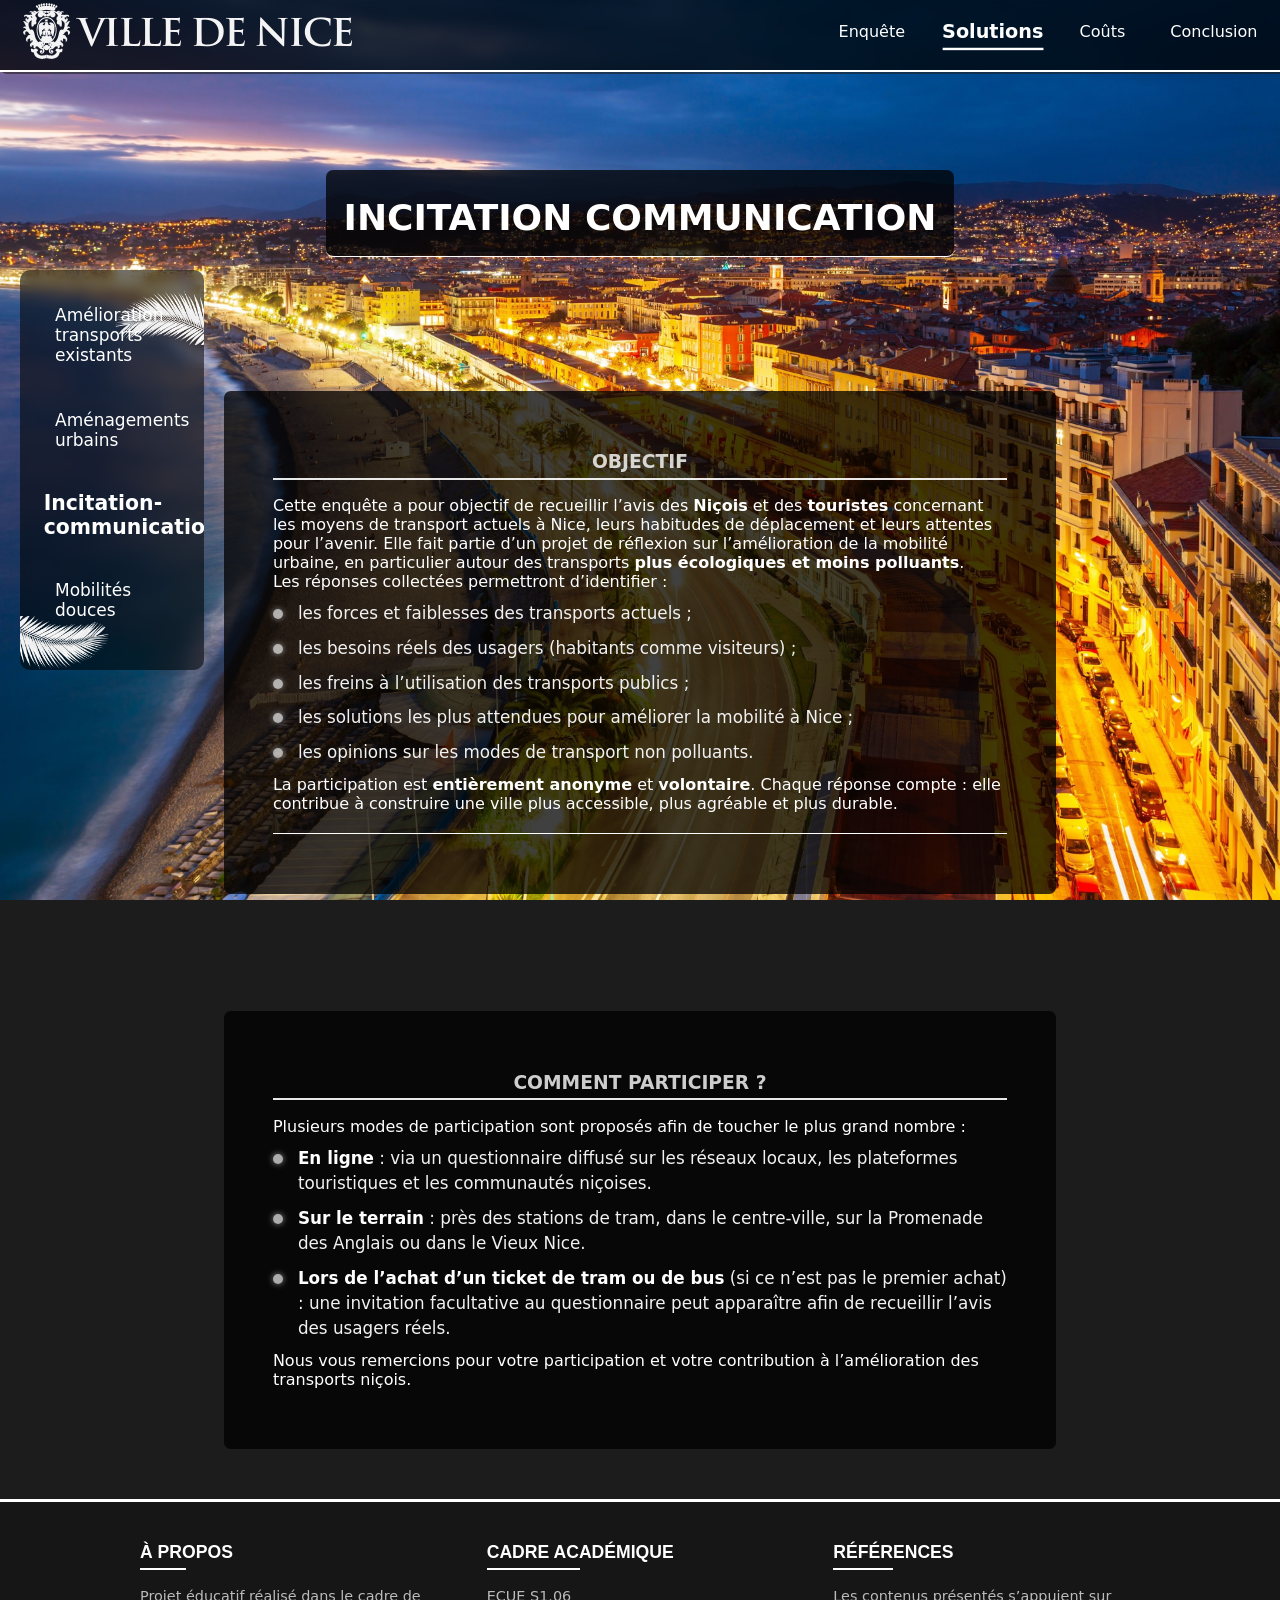
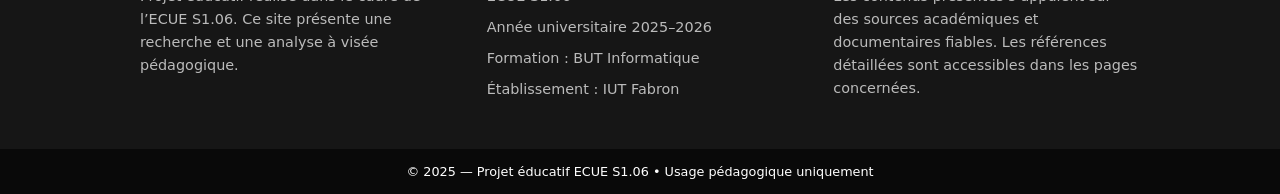
<file: Solutions/Incitation-communication.html>
<!DOCTYPE html>
<html lang="fr">

<head>
  <meta charset="UTF-8" />
  <meta name="viewport" content="width=device-width, initial-scale=1.0" />
  <link rel="icon" href="img/logo.webp" type="image/x-icon" />

  <link rel="preconnect" href="https://fonts.googleapis.com" />
  <link rel="preconnect" href="https://fonts.gstatic.com" crossorigin />
  <link
    href="https://fonts.googleapis.com/css2?family=Open+Sans:ital,wght@0,300..800;1,300..800&family=Rubik+80s+Fade&display=swap"
    rel="stylesheet" />
  <link rel="stylesheet" href="/css/nav.css" />
  <link rel="stylesheet" href="/css/style.css" />
  <link rel="stylesheet" href="../css/mobile.css" />
  <link rel="stylesheet" href="../css/print.css" media="print" />
  <title>Renouvellement transport</title>
</head>

<body>
  <header>
    <nav>
      <ul>
        <li>
          <a href="/index.html"><img width="329" height="56" src="../img/ImageToStl.com_ville-de-nice-logo.png"
              alt="Logo Nice" /></a>
        </li>
        <li class="animation">
          <a href="/Enquête/index.html">Enquête <span></span></a>
        </li>
        <li class="animation">
          <a href="/Solutions/index.html" class="active">Solutions <span></span></a>
        </li>
        <li class="animation">
          <a href="/Coûts/index.html">Coûts <span></span></a>
        </li>
        <li class="animation">
          <a href="/Conclusion/index.html">Conclusion <span></span></a>
        </li>
      </ul>
    </nav>
  </header>
  <main>
    <div class="side-nav">
      <img src="../img/palm_tree_leafR.png" alt="palm_tree" width="100" class="palm_right" />
      <ul>
        <li>
          <a href="/Solutions/index.html">Amélioration transports existants</a>
        </li>
        <li>
          <a href="/Solutions/Aménagements-urbains.html">Aménagements urbains</a>
        </li>
        <li>
          <a href="/Solutions/Incitation-communication.html" class="active">Incitation-communication</a>
        </li>
        <li>
          <a href="/Solutions/Mobilités-douces.html">Mobilités douces</a>
        </li>
      </ul>
      <img src="../img/palm_tree_leafL.png" alt="palm_tree" width="100" class="palm_left" />
    </div>
    <div class="title">
      <h2>
        <span>Incitation communication</span>
      </h2>
    </div>

    <div class="cards">
      <section class="blog">
        <h3>OBJECTIF</h3>
        <blockquote>
          <p>
            Cette enquête a pour objectif de recueillir l’avis des
            <strong>Niçois</strong> et des
            <strong>touristes</strong> concernant les moyens de transport
            actuels à Nice, leurs habitudes de déplacement et leurs attentes
            pour l’avenir. Elle fait partie d’un projet de réflexion sur
            l’amélioration de la mobilité urbaine, en particulier autour des
            transports <strong>plus écologiques et moins polluants</strong>.
          </p>

          <p>Les réponses collectées permettront d’identifier :</p>
          <ul class="liste">
            <li>les forces et faiblesses des transports actuels ;</li>
            <li>
              les besoins réels des usagers (habitants comme visiteurs) ;
            </li>
            <li>les freins à l’utilisation des transports publics ;</li>
            <li>
              les solutions les plus attendues pour améliorer la mobilité à
              Nice ;
            </li>
            <li>les opinions sur les modes de transport non polluants.</li>
          </ul>

          <p>
            La participation est <strong>entièrement anonyme</strong> et
            <strong>volontaire</strong>. Chaque réponse compte : elle
            contribue à construire une ville plus accessible, plus agréable et
            plus durable.
          </p>
        </blockquote>
      </section>
    </div>
    <div class="cards">
      <section class="blog">
        <h3>Comment participer ?</h3>
        <p>
          Plusieurs modes de participation sont proposés afin de toucher le
          plus grand nombre :
        </p>
        <ul class="liste">
          <li>
            <strong>En ligne</strong> : via un questionnaire diffusé sur les
            réseaux locaux, les plateformes touristiques et les communautés
            niçoises.
          </li>
          <li>
            <strong>Sur le terrain</strong> : près des stations de tram, dans
            le centre-ville, sur la Promenade des Anglais ou dans le Vieux
            Nice.
          </li>
          <li>
            <strong>Lors de l’achat d’un ticket de tram ou de bus</strong>
            (si ce n’est pas le premier achat) : une invitation facultative au
            questionnaire peut apparaître afin de recueillir l’avis des
            usagers réels.
          </li>
        </ul>

        <p>
          Nous vous remercions pour votre participation et votre contribution
          à l’amélioration des transports niçois.
        </p>
      </section>
    </div>
  </main>
  <footer>
    <div class="footer-content">
      <div class="footer-section">
        <h3>À propos</h3>
        <p>
          Projet éducatif réalisé dans le cadre de l’ECUE S1.06. Ce site
          présente une recherche et une analyse à visée pédagogique.
        </p>
      </div>

      <div class="footer-section">
        <h3>Cadre académique</h3>
        <ul>
          <li>ECUE S1.06</li>
          <li>Année universitaire 2025–2026</li>
          <li>Formation : BUT Informatique</li>
          <li>Établissement : IUT Fabron</li>
        </ul>
      </div>

      <div class="footer-section">
        <h3>Références</h3>
        <p>
          Les contenus présentés s’appuient sur des sources académiques et
          documentaires fiables. Les références détaillées sont accessibles
          dans les pages concernées.
        </p>
      </div>
    </div>

    <div class="footer-bottom">
      <p>
        © 2025 — Projet éducatif ECUE S1.06 • Usage pédagogique uniquement
      </p>
    </div>
  </footer>
</body>

</html>
</file>
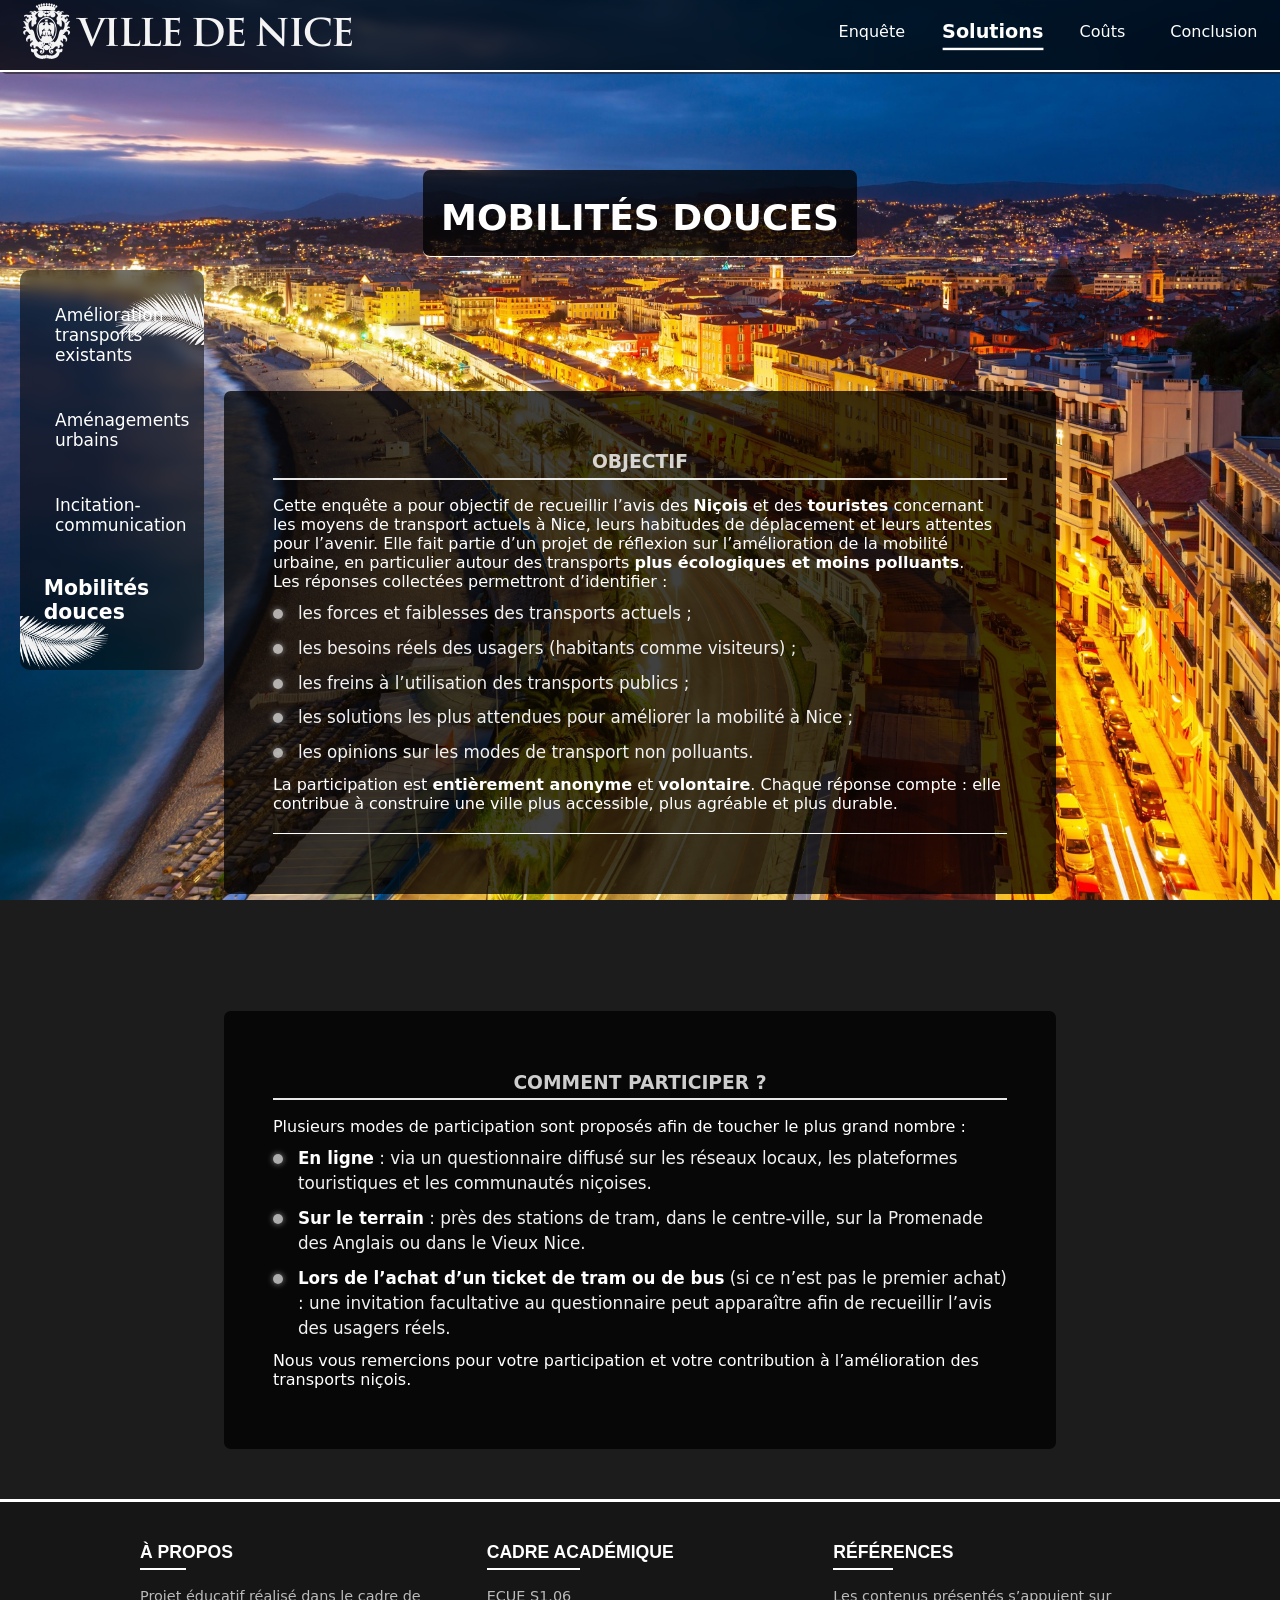
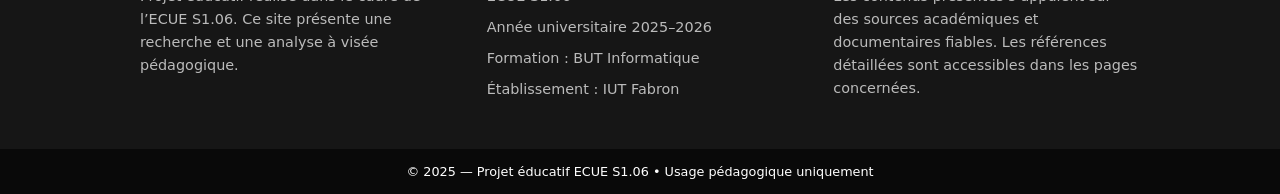
<file: Solutions/Mobilités-douces.html>
<!DOCTYPE html>
<html lang="fr">

<head>
  <meta charset="UTF-8" />
  <meta name="viewport" content="width=device-width, initial-scale=1.0" />
  <link rel="icon" href="img/logo.webp" type="image/x-icon" />

  <link rel="preconnect" href="https://fonts.googleapis.com" />
  <link rel="preconnect" href="https://fonts.gstatic.com" crossorigin />
  <link
    href="https://fonts.googleapis.com/css2?family=Open+Sans:ital,wght@0,300..800;1,300..800&family=Rubik+80s+Fade&display=swap"
    rel="stylesheet" />
  <link rel="stylesheet" href="/css/nav.css" />
  <link rel="stylesheet" href="/css/style.css" />
  <link rel="stylesheet" href="../css/mobile.css" />
  <link rel="stylesheet" href="../css/print.css" media="print" />
  <title>Renouvellement transport</title>
</head>

<body>
  <header>
    <nav>
      <ul>
        <li>
          <a href="/index.html"><img width="329" height="56" src="../img/ImageToStl.com_ville-de-nice-logo.png"
              alt="Logo Nice" /></a>
        </li>
        <li class="animation">
          <a href="/Enquête/index.html">Enquête <span></span></a>
        </li>
        <li class="animation">
          <a href="/Solutions/index.html" class="active">Solutions <span></span></a>
        </li>
        <li class="animation">
          <a href="/Coûts/index.html">Coûts <span></span></a>
        </li>
        <li class="animation">
          <a href="/Conclusion/index.html">Conclusion <span></span></a>
        </li>
      </ul>
    </nav>
  </header>
  <main>
    <div class="side-nav">
      <img src="../img/palm_tree_leafR.png" alt="palm_tree" width="100" class="palm_right" />
      <ul>
        <li>
          <a href="/Solutions/index.html">Amélioration transports existants</a>
        </li>
        <li>
          <a href="/Solutions/Aménagements-urbains.html">Aménagements urbains</a>
        </li>
        <li>
          <a href="/Solutions/Incitation-communication.html">Incitation-communication</a>
        </li>
        <li>
          <a href="/Solutions/Mobilités-douces.html" class="active">Mobilités douces</a>
        </li>
      </ul>
      <img src="../img/palm_tree_leafL.png" alt="palm_tree" width="100" class="palm_left" />
    </div>
    <div class="title">
      <h2>
        <span>Mobilités douces</span>
      </h2>
    </div>

    <div class="cards">
      <section class="blog">
        <h3>OBJECTIF</h3>
        <blockquote>
          <p>
            Cette enquête a pour objectif de recueillir l’avis des
            <strong>Niçois</strong> et des
            <strong>touristes</strong> concernant les moyens de transport
            actuels à Nice, leurs habitudes de déplacement et leurs attentes
            pour l’avenir. Elle fait partie d’un projet de réflexion sur
            l’amélioration de la mobilité urbaine, en particulier autour des
            transports <strong>plus écologiques et moins polluants</strong>.
          </p>

          <p>Les réponses collectées permettront d’identifier :</p>
          <ul class="liste">
            <li>les forces et faiblesses des transports actuels ;</li>
            <li>
              les besoins réels des usagers (habitants comme visiteurs) ;
            </li>
            <li>les freins à l’utilisation des transports publics ;</li>
            <li>
              les solutions les plus attendues pour améliorer la mobilité à
              Nice ;
            </li>
            <li>les opinions sur les modes de transport non polluants.</li>
          </ul>

          <p>
            La participation est <strong>entièrement anonyme</strong> et
            <strong>volontaire</strong>. Chaque réponse compte : elle
            contribue à construire une ville plus accessible, plus agréable et
            plus durable.
          </p>
        </blockquote>
      </section>
    </div>
    <div class="cards">
      <section class="blog">
        <h3>Comment participer ?</h3>
        <p>
          Plusieurs modes de participation sont proposés afin de toucher le
          plus grand nombre :
        </p>
        <ul class="liste">
          <li>
            <strong>En ligne</strong> : via un questionnaire diffusé sur les
            réseaux locaux, les plateformes touristiques et les communautés
            niçoises.
          </li>
          <li>
            <strong>Sur le terrain</strong> : près des stations de tram, dans
            le centre-ville, sur la Promenade des Anglais ou dans le Vieux
            Nice.
          </li>
          <li>
            <strong>Lors de l’achat d’un ticket de tram ou de bus</strong>
            (si ce n’est pas le premier achat) : une invitation facultative au
            questionnaire peut apparaître afin de recueillir l’avis des
            usagers réels.
          </li>
        </ul>

        <p>
          Nous vous remercions pour votre participation et votre contribution
          à l’amélioration des transports niçois.
        </p>
      </section>
    </div>
  </main>
  <footer>
    <div class="footer-content">
      <div class="footer-section">
        <h3>À propos</h3>
        <p>
          Projet éducatif réalisé dans le cadre de l’ECUE S1.06. Ce site
          présente une recherche et une analyse à visée pédagogique.
        </p>
      </div>

      <div class="footer-section">
        <h3>Cadre académique</h3>
        <ul>
          <li>ECUE S1.06</li>
          <li>Année universitaire 2025–2026</li>
          <li>Formation : BUT Informatique</li>
          <li>Établissement : IUT Fabron</li>
        </ul>
      </div>

      <div class="footer-section">
        <h3>Références</h3>
        <p>
          Les contenus présentés s’appuient sur des sources académiques et
          documentaires fiables. Les références détaillées sont accessibles
          dans les pages concernées.
        </p>
      </div>
    </div>

    <div class="footer-bottom">
      <p>
        © 2025 — Projet éducatif ECUE S1.06 • Usage pédagogique uniquement
      </p>
    </div>
  </footer>
</body>

</html>
</file>
<file: css/nav.css>
nav ul {
   border-bottom: #ffffff solid 2.5px;
  height: 70px;
  width: 100%;
  list-style: none;
  display: flex;
  background: rgba(0, 0, 0, 0.75);
  backdrop-filter: blur(6px);
  overflow: hidden;
}

nav li {
  height: 6.94vh;
}

nav > ul > li > a {
  position: relative;
  height: 100%;
  padding: 0 1.76vw;
  text-decoration: none;
  display: flex;
  align-items: center;
  justify-content: center;
  transition: 0.5s;
  color: white;
}

nav > ul > li > a > span {
  position: absolute;
  left: 1.76vw;
  right: 1.76vw;
  bottom: 1.75vh;
  height: 1.5px;
  background-color: white;
  transform: scaleX(0);
  transform-origin: center;
  transition: transform 0.5s ease;
}

nav a:hover span {
  transform: scaleX(1);
  transition: 0.275s;
}

a.active {
  color: rgb(255, 255, 255);
  font-weight: bold;
  transform: scale(1.2);
}

a.active span {
  transform: scaleX(1);
}

nav li:first-child {
  margin-right: auto;
}

@media (max-width: 800px) {
  .hideOnMobile {
    display: none;
  }
}

@media (max-width: 400px) {
  .sidebar {
    width: 100%;
  }
}
@media (max-height: 400px) {
  .Linkbar {
    height: 100%;
  }
}

/* Sub-nav*/

.side-nav {
  position: fixed;
  top: 30vh; 
  left: 20px; 
  width: 12vw;
  background: rgba(0, 0, 0, 0.55);
  padding: 20px 15px;
  border-radius: 10px;
  backdrop-filter: blur(6px);
  overflow: hidden;
}

.side-nav ul {
  list-style: none;
  padding: 0;
  margin: 0;
}

.side-nav li {
  margin-bottom: 15px;
}

.side-nav a {
  color: white;
  font-size: 15px;
  transition: 0.2s;
}

.side-nav a {
  position: relative;
  display: inline-block;
  padding-bottom: 4px; 
}

/* Ligne invisible au repos */
.side-nav a::after {
  content: "";
  position: absolute;
  left: 0;
  bottom: 0;
  height: 2px;
  width: 0%;
  background: #ffffff;
  transition: width 0.3s ease;
}

/* Animation au hover */
.side-nav a:not(.active):hover::after {
  width: 100%;
}

.side-nav a:not(.active):hover {
  padding-left: 5px;
  font-weight: 600;
}

.palm_right{
  display: block;
  position: absolute;
  right: 0px;
}

.palm_left{
  display: flex;
  position: absolute;
  bottom: 0px;
  left: 0px;
}
</file>
<file: css/style.css>
* {
  font-family: system-ui, -apple-system, BlinkMacSystemFont, "Segoe UI", Roboto,
    Oxygen, Ubuntu, Cantarell, "Open Sans", "Helvetica Neue", sans-serif;
  margin: 0;
  padding: 0;
  color: white;
}

body {
  min-height: 100vh;
  display: flex;
  flex-direction: column;
  background-size: cover;
  background-repeat: no-repeat;
  background-position: center;
  background-image: url("/img/fond.jfif");
  background-attachment: fixed;
  width: 100%;
}

html,
body {
  height: 100vh;
}

header {
  position: fixed;
  top: 0;
  left: 0;
  width: 100%;
  z-index: 1000;
  border-bottom: 2px solid #201e1e92;
  border-bottom-left-radius: 0.78vh;
}

footer {
  width: 100%;
  max-width: 100%;
  margin: 0;
  margin-top: 50px;
  background-color: #161616;
  color: #e0e0e0;
  border-top: 3px solid #ffffff;
  padding-top: 40px;
  font-size: 0.9rem;
}

main {
  margin-bottom: 0;
  width: 100%;
  flex: 1;
  width: 100%;
  padding-top: 80px;
}
h2 span:hover {
  backdrop-filter: blur(5px);
  transform: scale(1.02);
  background-color: rgba(0, 0, 0, 0.85);
  transition: 0.225s;
  border: 1px solid white;
}
h2 {
  text-align: center;
  color: white;
}

.cards {
  width: 100%;
  display: flex;
  justify-content: center;
  align-items: flex-start;
  gap: 5vw;
  margin-top: 5vh;
}

section {
  display: inline-block;

  background-color: rgba(0, 0, 0, 0.75);

  border-radius: 0.52vw;
  padding: 6.7vh 3.82vw;
  width: 25vw;
  box-sizing: border-box;
  word-break: break-word;
}

section:hover {
  backdrop-filter: blur(5px);
  transform: scale(1.02);
  background-color: rgba(0, 0, 0, 0.85);
  transition: 0.225s;
  border: 1px solid white;
}

section h3 {
  display: block;
  color: rgba(255, 255, 255, 0.8);
  border-bottom: 2.3px solid rgba(255, 255, 255, 0.9);
  padding-bottom: 0.65vh;
  text-align: center;
  margin-bottom: 1.85vh;
  text-transform: uppercase;
  transition: 0.5s;
}

section blockquote {
  color: rgba(255, 255, 255, 0.8);
  margin-top: 1.3vh;
  border-bottom: #ffffff solid 1.5px;
  border-bottom-width: 20%;
  padding-bottom: 20px;
  text-align: center;
}

h2 span {
  display: inline-block;
  background-color: rgba(0, 0, 0, 0.75);
  margin-top: 10vh;
  color: white;
  border-radius: 0.78vh;
  padding: 3vh 2vh 2vh 2vh;
  margin-bottom: 1.85vh;
  text-transform: uppercase;
  font-size: 4vh;
  transition: 0.5s;
  border-bottom: #ffffff solid 1px;
}
div.title {
  text-align: center;
}

section.contenu {
  min-width: 30vw;
  max-width: 80vw;
}

section.blog {
  margin-top: 8vh;
  min-width: 65vw;
  font-style: normal;
}

section.blog blockquote {
  text-align: left;
}

/* Style général pour la liste */
.liste ul {
  list-style: none;
  padding-left: 0;
  margin: 1rem 0;
}

.liste li {
  list-style: none;
  position: relative;
  margin: 0.6rem 0;
  padding-left: 25px;
  color: #f1f1f1;
  font-size: 1.05rem;
  line-height: 1.5;
}

/* Petit rond lumineux comme puce */
.liste li::before {
  content: "";
  position: absolute;
  left: 0;
  top: 8px;
  height: 10px;
  width: 10px;
  background: #ffffffaa;
  border-radius: 50%;
  box-shadow: 0 0 6px #ffffff88;
}

/* ----- Sous-listes ----- */
.liste li ul {
  margin-top: 0.5rem;
  padding-left: 25px;
}

.liste li ul li {
  margin: 0.4rem 0;
  padding-left: 20px;
  opacity: 0.9;
}

/* style différent pour les puces des sous-listes */
.liste li ul li::before {
  height: 8px;
  width: 8px;
  background: #3b7cd7;
  box-shadow: 0 0 5px #ffffff;
}

.side-nav li {
  list-style: none;
}

/* Quand ouvert */
#menu-toggle:checked ~ .side-nav {
  left: 0;
}

/* Animation hamburger → X */
#menu-toggle:checked + .hamburger {
  background: rgba(0, 0, 0, 0.5);
}

#menu-toggle:checked + .hamburger span:nth-child(1) {
  transform: translateY(13px) rotate(45deg);
}

#menu-toggle:checked + .hamburger span:nth-child(2) {
  opacity: 0;
}

#menu-toggle:checked + .hamburger span:nth-child(3) {
  transform: translateY(-13px) rotate(-45deg);
}

/* STYLE DU TEXTE DANS LE MENU (optionnel mais conseillé) */
.side-nav a {
  display: block;
  padding: 15px 20px;
  color: white;
  font-size: 17px !important;
  text-decoration: none;
  transition: 0.25s;
}

.side-nav a:hover {
  background: rgba(255, 255, 255, 0.08);
  padding-left: 30px;
}

.footer-content {
  width: 80%;
  max-width: 1000px;
  margin: 0 auto;
  display: flex;
  justify-content: space-between;
  gap: 40px;
  padding: 0 20px;
}

.footer-section {
  flex: 1;
  min-width: 200px;
  margin-bottom: 20px;
}

/*Questionnaire*/
/* Style général */
body {
  font-family: Arial, sans-serif;
  background-color: #1c1c1c;
  color: #fff;
  margin: 0;
  padding: 0;
}

.container {
  max-width: 800px;
  margin: 50px auto;
  padding: 20px;
  background-color: rgba(30, 30, 30, 0.9);
  border-radius: 10px;
  box-shadow: 0 0 15px rgba(0, 0, 0, 0.7);
}

h1 {
  text-align: center;
  margin-bottom: 30px;
  color: #ffffff;
}

/* Fieldset et legend */
fieldset {
  border: 2px solid #ffffff;
  margin-bottom: 20px;
  padding: 20px;
  border-radius: 8px;
}

legend {
  font-weight: bold;
  padding: 0 10px;
}

/* Labels et options */
label {
  display: block;
  margin-bottom: 8px;
  font-size: 1rem;
}

.options label {
  margin-bottom: 5px;
  cursor: pointer;
}

/* Inputs */
input[type="radio"],
input[type="checkbox"],
input[type="text"] {
  margin-right: 10px;
}

/* Button */
button {
  display: block;
  width: 100%;
  padding: 12px;
  font-size: 1rem;
  background-color: #ffffff;
  color: black;
  border: none;
  border-radius: 5px;
  cursor: pointer;
  margin-top: 20px;
  transition: background 0.3s;
}

button:hover {
  background-color: #888888;
}

.footer-section h3 {
  color: white;
  font-family: "Montserrat", sans-serif;
  text-transform: uppercase;
  margin-bottom: 15px;
  font-size: 1.1rem;
  position: relative;
  display: inline-block;
}

.footer-section h3::after {
  content: "";
  display: block;
  width: 50%;
  height: 2px;
  background-color: #ffffff;
  margin-top: 5px;
}

.footer-section p {
  line-height: 1.6;
  color: #bbbbbb;
}

.footer-section li {
  line-height: 1.6;
  color: #bbbbbb;
}

.footer-section ul {
  list-style: none;
  padding: 0;
}

.footer-section ul li {
  margin-bottom: 8px;
}

.footer-section ul li a {
  text-decoration: none;
  color: #bbbbbb;
  transition: none;
}

.footer-bottom {
  backdrop-filter: blur(6px);
  background: rgba(0, 0, 0, 0.55);
  text-align: center;
  padding: 15px 0;
  margin-top: 20px;
  font-size: 0.8rem;
  color: #777;
}
</file>
<file: css/mobile.css>
@media (max-width: 800px) {
    /* 1. Ajustement du Header et de la Nav principale */
    nav ul {
        height: auto; 
        flex-wrap: wrap;
        justify-content: center;
        align-items: center;

    nav li {
        height: auto;
    }

    nav > ul > li > a {
        padding: 15px 10px;
        font-size: 0.9rem;
    }

    nav li:first-child {
        margin-right: 0; 
        width: 100%;
        text-align: center;
    }

    .side-nav {
    position: static; 
    width: 90% !important;
    max-width: 400px;
    margin: 50px auto 20px auto !important; 
    box-sizing: border-box !important;
    
    display: flex !important;
    flex-direction: column;
    align-items: center; 
    padding: 15px !important;
  }

  .side-nav ul {
    display: flex;
    flex-direction: row; 
    flex-wrap: wrap;     
    justify-content: center;
    gap: 15px;          
    width: 100%;
    padding: 0;
  }

  .side-nav li {
    margin: 0; 
    display: inline-block;
  }
}

    /* Cacher les feuilles de palmier sur mobile pour gagner de la place */
    .palm_right, .palm_left {
        display: none !important;
    }

    /* 3. Ajustement du contenu principal */
    main {
        padding-top: 100px; 
    }

    .acceuil{
        width: 95vw !important;
    }

    .cards {
        flex-direction: column; 
        align-items: center;
        gap: 20px;
    }

    section.blog {
        width: 95vw !important;
        min-width: 0;
        padding: 20px;
        margin-top: 20px;
    }

    /* 4. Adaptation des titres et textes */
    h2 span {
        font-size: 1.5rem !important;
        margin-top: 5vh;
        width: 80%;
    }

    section h3 {
        font-size: 1.1rem;
    }

    /* 5. Footer sur mobile */
    .footer-content {
        flex-direction: column;
        width: 90%;
        gap: 30px;
    }

    .table-container {
        width: 95% !important;
        margin: 20px auto !important;
        overflow-x: auto !important; 
        -webkit-overflow-scrolling: touch; 
    }

    .custom-table {
        min-width: 600px; 
    }

    .custom-table thead th, 
    .custom-table tbody td {
        padding: 12px 10px !important; 
        font-size: 0.9rem;
    }

    /* On désactive les effets de survol/zoom qui gênent sur mobile */
    .custom-table tbody tr:hover {
        transform: none !important;
        box-shadow: none !important;
    }

    /* Titre encadré sur mobile */
    .titre-encadre {
        width: 95% !important;
        padding: 15px !important;
    }

    .titre-encadre h2 {
        font-size: 1.4rem !important;
    }

    /* Ajustement des colonnes pour les petits écrans */
    .custom-table th:nth-child(1) { width: auto; }
    .custom-table th:nth-child(2) { width: auto; }
    .custom-table th:nth-child(3) { width: auto; }
    .custom-table th:nth-child(4) { width: auto; }
}
</file>
<file: css/print.css>
@media print {
    /* 1. Nettoyage radical : Fond blanc, texte noir, pas de marges parasites */
    * {
        background: white !important;
        color: black !important;
        box-shadow: none !important;
        text-shadow: none !important;
        transition: none !important;
        transform: none !important;
        backdrop-filter: none !important;
    }

    body {
        background-image: none !important;
        margin: 0 !important;
        padding: 0 !important;
        width: 100% !important;
    }

    /* 2. Suppression des éléments inutiles */
    header, footer, .side-nav, img, button, .hamburger, #menu-toggle {
        display: none !important;
    }

    main {
        padding: 0 !important;
        margin: 0 !important;
    }

    /* 3. Titre propre et bien espacé */
    div.title {
    margin-top: 0 !important;
    margin-bottom: 20px !important;
    text-align: center;
    page-break-after: avoid; 
    break-after: avoid;
}

h2 {
    page-break-after: avoid;
    break-after: avoid;
}

h2 span {
    background: none !important;
    border: none !important;
    border-bottom: 2px solid black !important;
    padding: 5px 10px !important;
    font-size: 20pt !important;
    text-transform: uppercase;
    display: inline-block !important;
}

    /* 4. Gestion propre de la division des pages */
    .cards {
        display: block !important;
        margin: 0 !important;
    }

    .acceuil{
        width: 95vw !important;
    }

    section.blog {
        width: 100% !important;
        max-width: 100% !important;
        margin: 30px 0 !important;
        padding: 0 !important;
        background: none !important;
        border: none !important;
        page-break-inside: avoid; 
        display: block !important;
    }

    /* 5. Style des titres de sections et textes */
    section h3 {
        text-align: left !important;
        border-bottom: 1px solid black !important;
        margin-bottom: 15px !important;
        padding-bottom: 5px !important;
        font-size: 16pt !important;
    }

    section blockquote, section.blog blockquote {
        border: none !important;
        border-left: 3px solid #ccc !important;
        padding-left: 20px !important;
        margin: 15px 0 !important;
        text-align: left !important;
        background: transparent !important;
    }

    /* 6. Correction des listes (puces noires simples) */
    .liste li {
        margin: 8px 0 !important;
        padding-left: 20px !important;
    }

    .liste li::before {
        background: black !important;
        box-shadow: none !important;
        border: none !important;
    }

    /* 7. Configuration de la feuille A4 */
    @page {
        size: A4;
        margin: 2cm; 
    }

    .table-container {
        width: 100% !important;
        margin: 20px 0 !important;
        overflow: visible !important; 
    }

    .custom-table {
        background-color: white !important;
        color: black !important;
        border: 1px solid black !important;
        box-shadow: none !important;
        backdrop-filter: none !important;
        page-break-inside: avoid; 
    }

    .custom-table thead th {
        background-color: #f0f0f0 !important;
        color: black !important;
        border-bottom: 2px solid black !important;
        padding: 10px !important;
    }

    .custom-table tbody td {
        color: black !important;
        border-bottom: 1px solid #ccc !important;
        border-right: 1px solid #ccc !important;
        padding: 8px !important;
    }

    .custom-table tfoot {
        background-color: #f0f0f0 !important;
        border-top: 2px solid black !important;
    }

    .custom-table tfoot td {
        color: black !important;
        font-weight: bold !important;
    }

    /* Titre encadré en version impression */
    .titre-encadre {
        background-color: transparent !important;
        color: black !important;
        border: 2px solid black !important;
        box-shadow: none !important;
        margin-top: 30px !important;
    }

    .titre-encadre p {
        color: black !important;
    }
}
</file>
<file: css/cout.css>
.table-container {
  width: 90%;
  max-width: 1200px;
  margin: 5vh auto;
  overflow-x: auto;
}

.custom-table {
  width: 100%;
  border-collapse: collapse;
  background-color: rgba(0, 0, 0, 0.75);
  border-radius: 0.52vw 0.52vw 0px 0px;
  overflow: hidden;
  box-shadow: 0 0 15px rgba(0, 0, 0, 0.5);
  backdrop-filter: blur(3px);
}

/* Largeurs de colonnes */
.custom-table th:nth-child(1) {
  width: 15%;
}
.custom-table th:nth-child(2) {
  width: 40%;
}
.custom-table th:nth-child(3) {
  width: 25%;
}
.custom-table th:nth-child(4) {
  width: 20%;
}

/* Header */
.custom-table thead th {
  background-color: rgba(0, 0, 0, 0.85);
  color: rgba(255, 255, 255, 0.9);
  text-transform: uppercase;
  padding: 20px;
  text-align: left;
  font-weight: bold;
  letter-spacing: 1px;
  border-bottom: 2px solid rgba(255, 255, 255, 0.9);
}

/* Body */
.custom-table tbody td {
  padding: 15px 20px;
  color: rgba(255, 255, 255, 0.8);
  border-bottom: 1px solid rgba(255, 255, 255, 0.9);
  border-right: 0.5px solid rgba(255, 255, 255, 0.9);
  transition: 0.3s;
}

.custom-table tbody tr {
  transition: all 0.225s ease-in-out;
}

.custom-table tbody tr:hover {
  background-color: rgba(255, 255, 255, 0.1);
  backdrop-filter: blur(5px);
  transform: scale(1.01);
  box-shadow: 0 4px 6px rgba(0, 0, 0, 0.3);
  z-index: 10;
  position: relative;
}

.custom-table tbody td:last-child {
  border-right: none;
}

/*footer*/
.custom-table tfoot {
  background-color: rgba(0, 0, 0, 0.85);
  border-top: 2px solid rgba(255, 255, 255, 0.5);
}

.custom-table tfoot tr {
  background-color: transparent;
}

.custom-table tfoot td {
  padding: 20px;
  color: #ffffff;
  font-size: 1.1em;
  border: none;
  white-space: nowrap;
}

.custom-table tfoot td:first-child {
  text-align: left;
  font-weight: bold;
  color: #bdc3c7;
  text-transform: uppercase;
}

.custom-table tfoot td:last-child {
  text-align: right;
  width: auto;
}

.titre-encadre {
  background-color: rgba(0, 0, 0, 0.85);
  color: #ffffff;
  padding: 20px;
  border-radius: 10px;
  margin: 30px auto 20px auto;
  max-width: 800px;
  text-align: center;
  box-shadow: 0 4px 8px rgba(0, 0, 0, 0.2);
}

.titre-encadre h2 {
  margin: 0 0 10px 0;
  font-size: 1.8rem;
  text-transform: uppercase;
  letter-spacing: 1px;
}

.titre-encadre p {
  margin: 0;
  font-size: 1.1rem;
  font-style: italic;
  color: #bdc3c7;
}
</file>
<file: css/result.css>
.noir-chart-box {
  background-color: #000000;
  border: 1px solid #ffffff;
  border-radius: 10px;
  padding: 25px;
  margin-bottom: 30px;
  box-shadow: 8px 8px 0px rgba(255, 255, 255, 0.15);
}

.noir-chart-box h4 {
  margin-top: 0;
  margin-bottom: 25px;
  text-transform: uppercase;
  font-size: 1rem;
  letter-spacing: 2px;
  border-bottom: 1px solid #333;
  padding-bottom: 10px;
  color: #fff;
}

.chart-header {
  display: flex;
  justify-content: space-between;
  margin-bottom: 8px;
  font-size: 0.9rem;
  font-weight: 600;
  color: #ddd;
  text-transform: uppercase;
}

.bar-track {
  width: 100%;
  height: 22px;
  background-color: #1a1a1a;
  border: 1px solid #555;
  border-radius: 5px;
  margin-bottom: 20px;
  position: relative;
}

.bar-fill {
  height: 100%;
  background-color: #ffffff;
  box-shadow: 0 0 10px rgba(255, 255, 255, 0.3);
  border-radius: 5px;
  width: 0;
  animation: fillAnimation 1.5s ease-out forwards;
}

@keyframes fillAnimation {
  from {
    width: 0;
  }
  to {
    width: var(--w);
  }
}

.chart-list {
  list-style: none;
  padding: 0;
}
.chart-list li {
  padding: 12px 0;
  border-bottom: 1px solid #333;
  color: #ccc;
  display: flex;
  align-items: center;
}
.chart-list li .bold {
  font-weight: 800;
  color: #fff;
  font-size: 1.2rem;
  margin-right: 15px;
  min-width: 50px;
}
</file>
